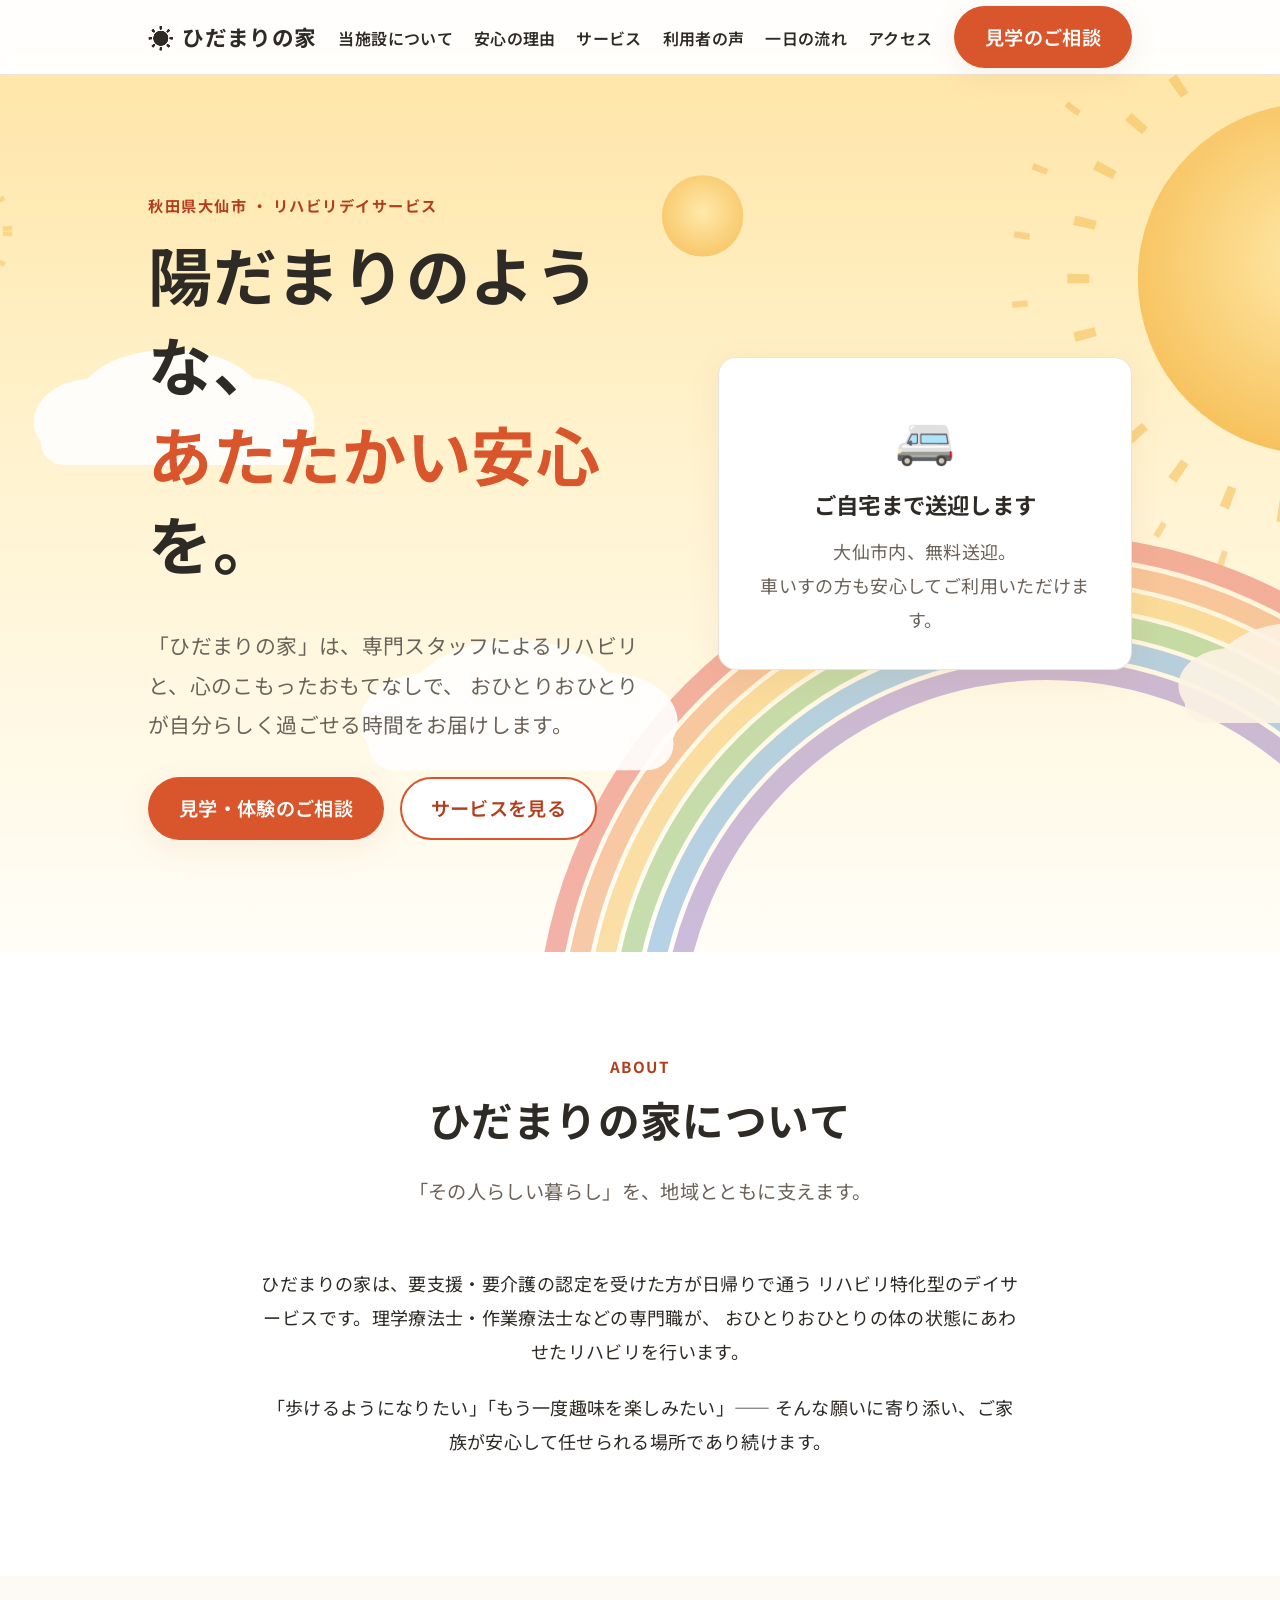
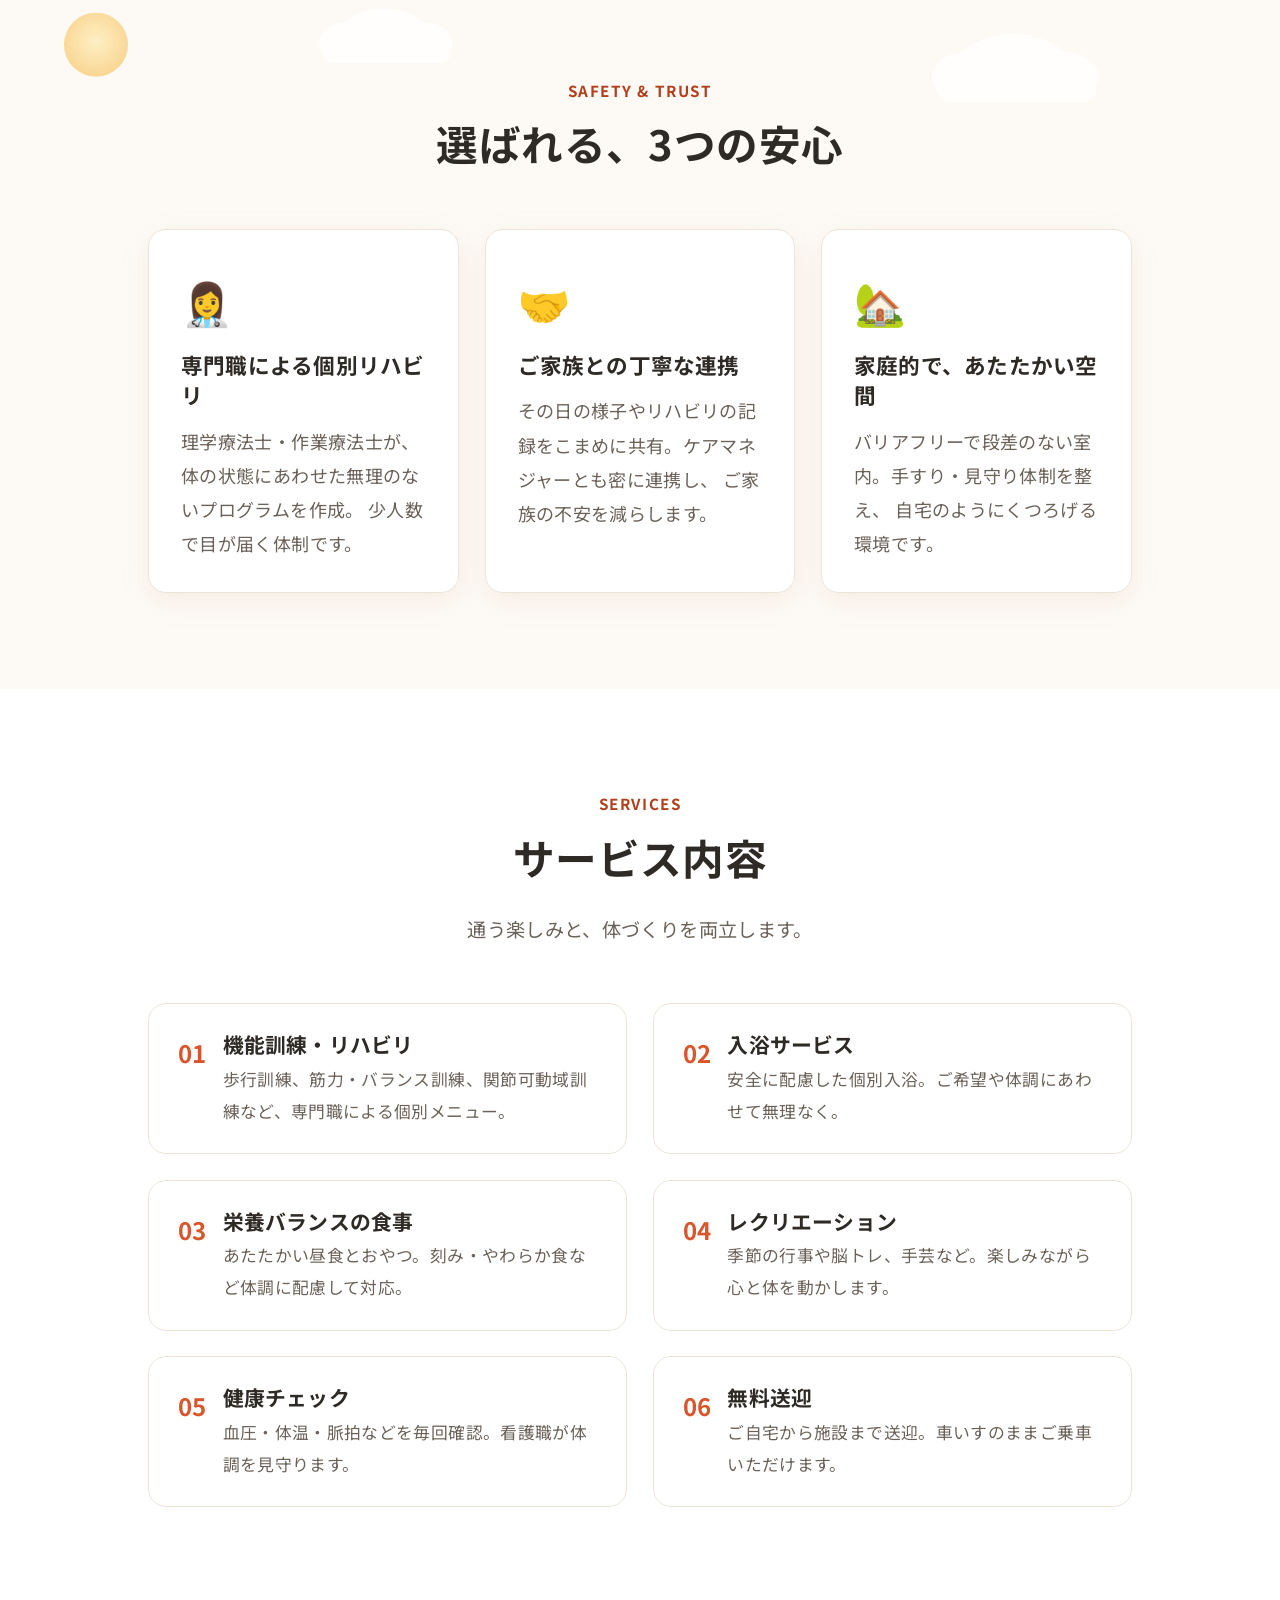
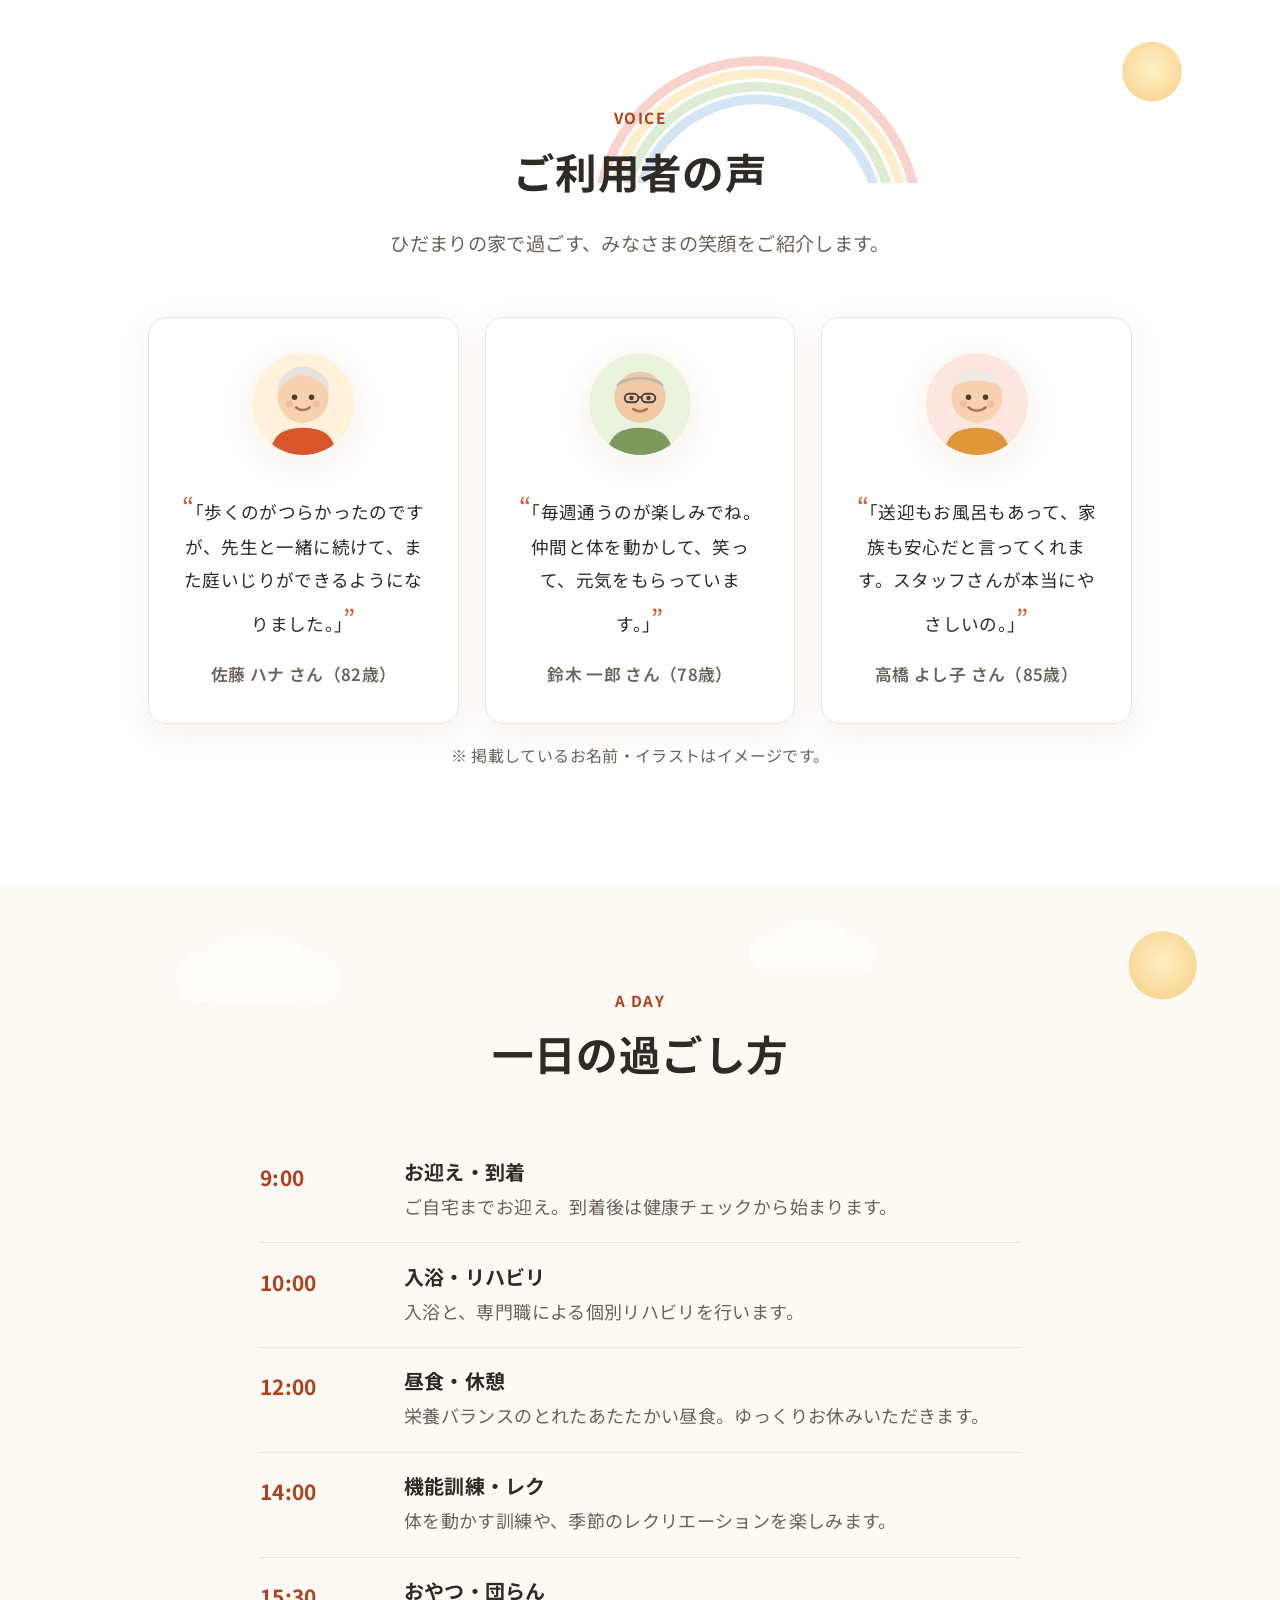
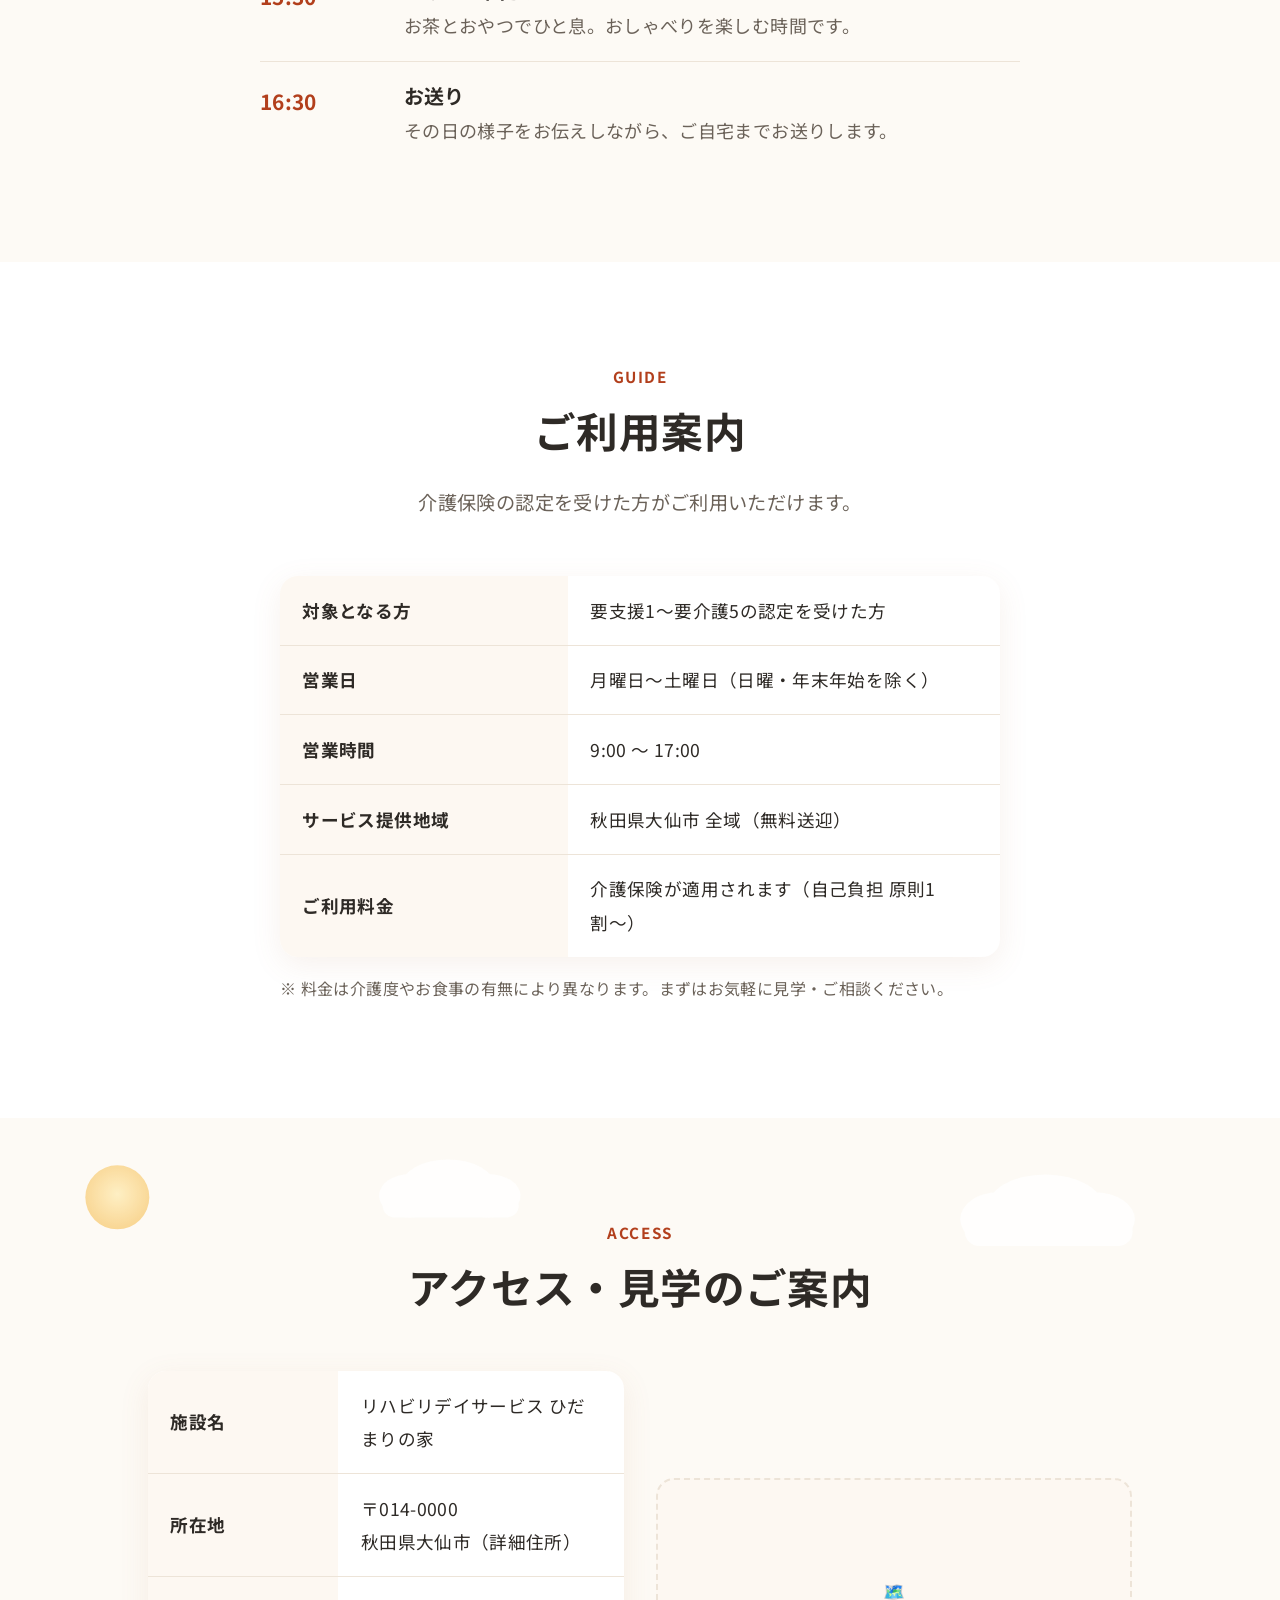
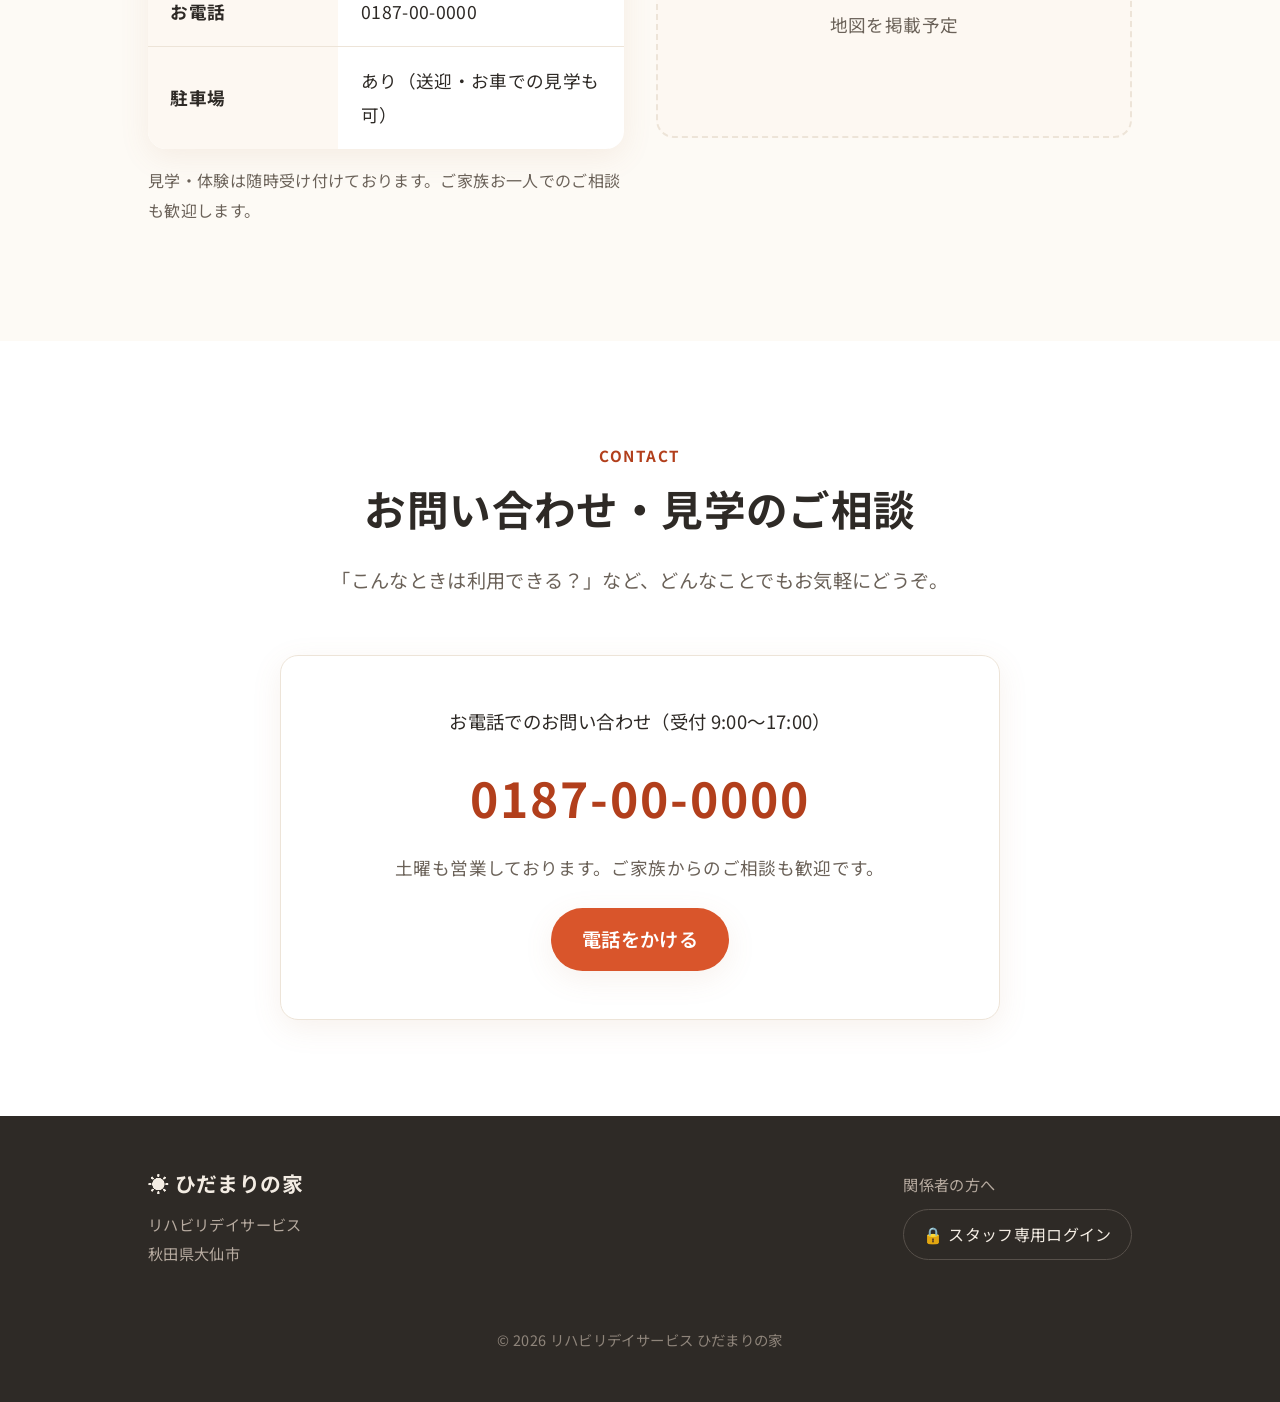
<file: index.html>
<!DOCTYPE html>
<html lang="ja">
<head>
  <meta charset="UTF-8">
  <meta name="viewport" content="width=device-width, initial-scale=1.0">
  <title>リハビリデイサービス ひだまりの家｜秋田県大仙市</title>
  <meta name="description" content="秋田県大仙市のリハビリデイサービス『ひだまりの家』。高齢の方が安心して過ごせ、ご家族にも信頼いただける、あたたかいデイサービスです。">
  <meta name="theme-color" content="#D9552B">
  <link rel="icon" href="favicon.svg" type="image/svg+xml">
  <!-- OGP (SNSシェア用) -->
  <meta property="og:type" content="website">
  <meta property="og:site_name" content="リハビリデイサービス ひだまりの家">
  <meta property="og:title" content="リハビリデイサービス ひだまりの家｜秋田県大仙市">
  <meta property="og:description" content="専門スタッフによるリハビリと、心のこもったおもてなし。秋田県大仙市の、あたたかいリハビリデイサービスです。">
  <meta property="og:locale" content="ja_JP">
  <meta name="twitter:card" content="summary_large_image">
  <link rel="preconnect" href="https://fonts.googleapis.com">
  <link rel="preconnect" href="https://fonts.gstatic.com" crossorigin>
  <link href="https://fonts.googleapis.com/css2?family=Noto+Sans+JP:wght@400;500;600;700&display=swap" rel="stylesheet">
  <link rel="stylesheet" href="styles.css">
</head>
<body>

  <!-- ============ ページ全体を流れる雲の背景 ============ -->
  <div class="sky-backdrop" aria-hidden="true">
    <span class="fcloud c1"></span>
    <span class="fcloud c2"></span>
    <span class="fcloud c3"></span>
    <span class="fcloud c4"></span>
    <span class="fcloud c5"></span>
    <span class="fcloud c6"></span>
  </div>

  <!-- ============ Header / Nav ============ -->
  <header class="site-header">
    <div class="container nav">
      <a href="#hero" class="brand"><span class="leaf" aria-hidden="true">☀️</span>ひだまりの家</a>
      <nav aria-label="メインメニュー">
        <ul class="nav-links">
          <li><a href="#about">当施設について</a></li>
          <li><a href="#features">安心の理由</a></li>
          <li><a href="#services">サービス</a></li>
          <li><a href="#voice">利用者の声</a></li>
          <li><a href="#flow">一日の流れ</a></li>
          <li><a href="#access">アクセス</a></li>
        </ul>
      </nav>
      <a href="#contact" class="btn btn-primary nav-cta">見学のご相談</a>
    </div>
  </header>

  <main>

    <!-- ============ Hero ============ -->
    <section class="hero" id="hero">
      <!-- 背景の空のイラスト（太陽・虹・雲） -->
      <svg class="sky-scene" viewBox="0 0 1200 560" preserveAspectRatio="xMidYMid slice" aria-hidden="true" focusable="false">
        <defs>
          <radialGradient id="sunGlow" cx="50%" cy="45%" r="60%">
            <stop offset="0%" stop-color="#FFE9A8"/>
            <stop offset="100%" stop-color="#F6BE56"/>
          </radialGradient>
          <g id="cloud">
            <ellipse cx="0" cy="0" rx="52" ry="30"/>
            <ellipse cx="-42" cy="10" rx="34" ry="24"/>
            <ellipse cx="44" cy="10" rx="36" ry="24"/>
            <rect x="-72" y="8" width="150" height="26" rx="13"/>
          </g>
        </defs>

        <!-- 虹 -->
        <g class="rainbow" opacity="0.5" fill="none" stroke-linecap="round" stroke-width="13">
          <path d="M540 620 A320 320 0 0 1 1180 620" stroke="#E86A5B"/>
          <path d="M556 620 A304 304 0 0 1 1164 620" stroke="#F0975A"/>
          <path d="M572 620 A288 288 0 0 1 1148 620" stroke="#F6C25A"/>
          <path d="M588 620 A272 272 0 0 1 1132 620" stroke="#8FBF6B"/>
          <path d="M604 620 A256 256 0 0 1 1116 620" stroke="#6FA8D6"/>
          <path d="M620 620 A240 240 0 0 1 1100 620" stroke="#9B7BC0"/>
        </g>

        <!-- 大きな太陽（主役・右上・回転） -->
        <g transform="translate(1030 130)">
          <g class="sun-rays">
            <circle r="150" fill="none" stroke="#F6C25A" stroke-width="14" stroke-dasharray="6 30" opacity="0.6"/>
            <circle r="188" fill="none" stroke="#F3B04A" stroke-width="10" stroke-dasharray="4 40" opacity="0.45"/>
          </g>
          <circle r="112" fill="url(#sunGlow)"/>
        </g>

        <!-- 小さな太陽たち -->
        <g transform="translate(150 100)">
          <g class="sun-rays">
            <circle r="46" fill="none" stroke="#F6C25A" stroke-width="6" stroke-dasharray="3 16" opacity="0.5"/>
          </g>
          <circle r="30" fill="url(#sunGlow)"/>
        </g>
        <circle cx="640" cy="90" r="26" fill="url(#sunGlow)" opacity="0.85"/>

        <!-- 雲 -->
        <use href="#cloud" transform="translate(300 210) scale(1.15)" fill="#FFFFFF" opacity="0.9"/>
        <use href="#cloud" transform="translate(760 260) scale(0.9)" fill="#FFFFFF" opacity="0.85"/>
        <use href="#cloud" transform="translate(520 400) scale(1.3)" fill="#FFFFFF" opacity="0.9"/>
        <use href="#cloud" transform="translate(1020 380) scale(1.0)" fill="#FDF3E4" opacity="0.9"/>
        <use href="#cloud" transform="translate(120 340) scale(0.85)" fill="#FFFFFF" opacity="0.8"/>
      </svg>
      <div class="container hero-grid">
        <div>
          <span class="eyebrow">秋田県大仙市 ・ リハビリデイサービス</span>
          <h1>陽だまりのような、<br><span class="hl">あたたかい安心</span>を。</h1>
          <p class="sub">「ひだまりの家」は、専門スタッフによるリハビリと、心のこもったおもてなしで、
          おひとりおひとりが自分らしく過ごせる時間をお届けします。</p>
          <div class="hero-cta">
            <a href="#contact" class="btn btn-primary">見学・体験のご相談</a>
            <a href="#services" class="btn btn-outline">サービスを見る</a>
          </div>
        </div>
        <aside class="hero-card" aria-label="送迎について">
          <span class="big" aria-hidden="true">🚐</span>
          <h3>ご自宅まで送迎します</h3>
          <p>大仙市内、無料送迎。<br>車いすの方も安心してご利用いただけます。</p>
        </aside>
      </div>
    </section>

    <!-- ============ About ============ -->
    <section class="section" id="about">
      <div class="container">
        <div class="section-head">
          <span class="eyebrow">ABOUT</span>
          <h2>ひだまりの家について</h2>
          <p class="lead">「その人らしい暮らし」を、地域とともに支えます。</p>
        </div>
        <div style="max-width:760px;margin-inline:auto;text-align:center;">
          <p>ひだまりの家は、要支援・要介護の認定を受けた方が日帰りで通う
          リハビリ特化型のデイサービスです。理学療法士・作業療法士などの専門職が、
          おひとりおひとりの体の状態にあわせたリハビリを行います。</p>
          <p>「歩けるようになりたい」「もう一度趣味を楽しみたい」——
          そんな願いに寄り添い、ご家族が安心して任せられる場所であり続けます。</p>
        </div>
      </div>
    </section>

    <!-- ============ Features ============ -->
    <section class="section section-soft" id="features">
      <svg class="sky-deco" viewBox="0 0 1200 180" preserveAspectRatio="xMidYMid slice" aria-hidden="true">
        <circle cx="90" cy="70" r="30" fill="url(#sunGlow)" opacity=".8"/>
        <use href="#cloud" transform="translate(360 60) scale(.8)" fill="#fff"/>
        <use href="#cloud" transform="translate(950 90) scale(1.0)" fill="#fff"/>
      </svg>
      <div class="container">
        <div class="section-head">
          <span class="eyebrow">SAFETY & TRUST</span>
          <h2>選ばれる、3つの安心</h2>
        </div>
        <div class="grid-3">
          <article class="card">
            <span class="icon" aria-hidden="true">👩‍⚕️</span>
            <h3>専門職による個別リハビリ</h3>
            <p>理学療法士・作業療法士が、体の状態にあわせた無理のないプログラムを作成。
            少人数で目が届く体制です。</p>
          </article>
          <article class="card">
            <span class="icon" aria-hidden="true">🤝</span>
            <h3>ご家族との丁寧な連携</h3>
            <p>その日の様子やリハビリの記録をこまめに共有。ケアマネジャーとも密に連携し、
            ご家族の不安を減らします。</p>
          </article>
          <article class="card">
            <span class="icon" aria-hidden="true">🏡</span>
            <h3>家庭的で、あたたかい空間</h3>
            <p>バリアフリーで段差のない室内。手すり・見守り体制を整え、
            自宅のようにくつろげる環境です。</p>
          </article>
        </div>
      </div>
    </section>

    <!-- ============ Services ============ -->
    <section class="section" id="services">
      <div class="container">
        <div class="section-head">
          <span class="eyebrow">SERVICES</span>
          <h2>サービス内容</h2>
          <p class="lead">通う楽しみと、体づくりを両立します。</p>
        </div>
        <div class="grid-2">
          <div class="service"><span class="num">01</span><div><h3>機能訓練・リハビリ</h3><p>歩行訓練、筋力・バランス訓練、関節可動域訓練など、専門職による個別メニュー。</p></div></div>
          <div class="service"><span class="num">02</span><div><h3>入浴サービス</h3><p>安全に配慮した個別入浴。ご希望や体調にあわせて無理なく。</p></div></div>
          <div class="service"><span class="num">03</span><div><h3>栄養バランスの食事</h3><p>あたたかい昼食とおやつ。刻み・やわらか食など体調に配慮して対応。</p></div></div>
          <div class="service"><span class="num">04</span><div><h3>レクリエーション</h3><p>季節の行事や脳トレ、手芸など。楽しみながら心と体を動かします。</p></div></div>
          <div class="service"><span class="num">05</span><div><h3>健康チェック</h3><p>血圧・体温・脈拍などを毎回確認。看護職が体調を見守ります。</p></div></div>
          <div class="service"><span class="num">06</span><div><h3>無料送迎</h3><p>ご自宅から施設まで送迎。車いすのままご乗車いただけます。</p></div></div>
        </div>
      </div>
    </section>

    <!-- ============ Voice / 利用者の声（架空） ============ -->
    <section class="section" id="voice">
      <svg class="sky-deco" viewBox="0 0 1200 180" preserveAspectRatio="xMidYMid slice" aria-hidden="true">
        <use href="#cloud" transform="translate(180 70) scale(.9)" fill="#fff"/>
        <g class="rainbow" opacity=".38" fill="none" stroke-linecap="round" stroke-width="9">
          <path d="M560 210 A150 150 0 0 1 860 210" stroke="#E86A5B"/>
          <path d="M572 210 A138 138 0 0 1 848 210" stroke="#F6C25A"/>
          <path d="M584 210 A126 126 0 0 1 836 210" stroke="#8FBF6B"/>
          <path d="M596 210 A114 114 0 0 1 824 210" stroke="#6FA8D6"/>
        </g>
        <circle cx="1080" cy="70" r="28" fill="url(#sunGlow)" opacity=".8"/>
      </svg>
      <div class="container">
        <div class="section-head">
          <span class="eyebrow">VOICE</span>
          <h2>ご利用者の声</h2>
          <p class="lead">ひだまりの家で過ごす、みなさまの笑顔をご紹介します。</p>
        </div>
        <div class="grid-3">
          <!-- 利用者イラスト①：佐藤ハナさん -->
          <figure class="voice-card">
            <svg class="portrait" viewBox="0 0 120 120" role="img" aria-label="佐藤ハナさんのイラスト">
              <circle cx="60" cy="60" r="60" fill="#FFF1DA"/>
              <circle cx="60" cy="52" r="30" fill="#F6D2B0"/>
              <path d="M30 44 Q60 8 90 44 Q92 30 78 22 Q60 10 42 22 Q30 30 30 44Z" fill="#E7E2DC"/>
              <circle cx="50" cy="52" r="3.2" fill="#4A3F36"/>
              <circle cx="70" cy="52" r="3.2" fill="#4A3F36"/>
              <path d="M52 64 Q60 70 68 64" stroke="#B5714E" stroke-width="3" fill="none" stroke-linecap="round"/>
              <circle cx="44" cy="60" r="4.5" fill="#F4B0A0" opacity=".6"/>
              <circle cx="76" cy="60" r="4.5" fill="#F4B0A0" opacity=".6"/>
              <path d="M22 120 Q22 88 60 88 Q98 88 98 120Z" fill="#D9552B"/>
            </svg>
            <figcaption>
              <blockquote>「歩くのがつらかったのですが、先生と一緒に続けて、また庭いじりができるようになりました。」</blockquote>
              <p class="voice-name">佐藤 ハナ さん（82歳）</p>
            </figcaption>
          </figure>

          <!-- 利用者イラスト②：鈴木一郎さん -->
          <figure class="voice-card">
            <svg class="portrait" viewBox="0 0 120 120" role="img" aria-label="鈴木一郎さんのイラスト">
              <circle cx="60" cy="60" r="60" fill="#EAF3DE"/>
              <circle cx="60" cy="52" r="30" fill="#F1C9A5"/>
              <path d="M32 40 Q60 22 88 40 Q88 30 60 28 Q32 30 32 40Z" fill="#BFB8AF"/>
              <rect x="42" y="48" width="16" height="10" rx="5" fill="none" stroke="#4A3F36" stroke-width="2.2"/>
              <rect x="62" y="48" width="16" height="10" rx="5" fill="none" stroke="#4A3F36" stroke-width="2.2"/>
              <line x1="58" y1="52" x2="62" y2="52" stroke="#4A3F36" stroke-width="2.2"/>
              <circle cx="50" cy="53" r="2.6" fill="#4A3F36"/>
              <circle cx="70" cy="53" r="2.6" fill="#4A3F36"/>
              <path d="M52 66 Q60 71 68 66" stroke="#B5714E" stroke-width="3" fill="none" stroke-linecap="round"/>
              <path d="M22 120 Q22 88 60 88 Q98 88 98 120Z" fill="#7C9A5B"/>
            </svg>
            <figcaption>
              <blockquote>「毎週通うのが楽しみでね。仲間と体を動かして、笑って、元気をもらっています。」</blockquote>
              <p class="voice-name">鈴木 一郎 さん（78歳）</p>
            </figcaption>
          </figure>

          <!-- 利用者イラスト③：高橋よし子さん -->
          <figure class="voice-card">
            <svg class="portrait" viewBox="0 0 120 120" role="img" aria-label="高橋よし子さんのイラスト">
              <circle cx="60" cy="60" r="60" fill="#FDE6E0"/>
              <circle cx="60" cy="52" r="30" fill="#F6D2B0"/>
              <path d="M30 46 Q34 20 60 20 Q86 20 90 46 Q90 34 60 32 Q30 34 30 46Z" fill="#EFEAE4"/>
              <circle cx="50" cy="52" r="3.2" fill="#4A3F36"/>
              <circle cx="70" cy="52" r="3.2" fill="#4A3F36"/>
              <path d="M50 64 Q60 72 70 64" stroke="#B5714E" stroke-width="3" fill="none" stroke-linecap="round"/>
              <circle cx="44" cy="60" r="4.5" fill="#F4B0A0" opacity=".6"/>
              <circle cx="76" cy="60" r="4.5" fill="#F4B0A0" opacity=".6"/>
              <path d="M22 120 Q22 88 60 88 Q98 88 98 120Z" fill="#E0973A"/>
            </svg>
            <figcaption>
              <blockquote>「送迎もお風呂もあって、家族も安心だと言ってくれます。スタッフさんが本当にやさしいの。」</blockquote>
              <p class="voice-name">高橋 よし子 さん（85歳）</p>
            </figcaption>
          </figure>
        </div>
        <p class="note" style="text-align:center;">※ 掲載しているお名前・イラストはイメージです。</p>
      </div>
    </section>

    <!-- ============ Flow ============ -->
    <section class="section section-soft" id="flow">
      <svg class="sky-deco" viewBox="0 0 1200 180" preserveAspectRatio="xMidYMid slice" aria-hidden="true">
        <use href="#cloud" transform="translate(240 80) scale(1.0)" fill="#fff"/>
        <use href="#cloud" transform="translate(760 60) scale(.75)" fill="#fff"/>
        <circle cx="1090" cy="80" r="32" fill="url(#sunGlow)" opacity=".8"/>
      </svg>
      <div class="container">
        <div class="section-head">
          <span class="eyebrow">A DAY</span>
          <h2>一日の過ごし方</h2>
        </div>
        <div class="flow">
          <div class="flow-item"><div class="flow-time">9:00</div><div class="flow-body"><h3>お迎え・到着</h3><p>ご自宅までお迎え。到着後は健康チェックから始まります。</p></div></div>
          <div class="flow-item"><div class="flow-time">10:00</div><div class="flow-body"><h3>入浴・リハビリ</h3><p>入浴と、専門職による個別リハビリを行います。</p></div></div>
          <div class="flow-item"><div class="flow-time">12:00</div><div class="flow-body"><h3>昼食・休憩</h3><p>栄養バランスのとれたあたたかい昼食。ゆっくりお休みいただきます。</p></div></div>
          <div class="flow-item"><div class="flow-time">14:00</div><div class="flow-body"><h3>機能訓練・レク</h3><p>体を動かす訓練や、季節のレクリエーションを楽しみます。</p></div></div>
          <div class="flow-item"><div class="flow-time">15:30</div><div class="flow-body"><h3>おやつ・団らん</h3><p>お茶とおやつでひと息。おしゃべりを楽しむ時間です。</p></div></div>
          <div class="flow-item"><div class="flow-time">16:30</div><div class="flow-body"><h3>お送り</h3><p>その日の様子をお伝えしながら、ご自宅までお送りします。</p></div></div>
        </div>
      </div>
    </section>

    <!-- ============ Price / Info ============ -->
    <section class="section" id="price">
      <div class="container">
        <div class="section-head">
          <span class="eyebrow">GUIDE</span>
          <h2>ご利用案内</h2>
          <p class="lead">介護保険の認定を受けた方がご利用いただけます。</p>
        </div>
        <div style="max-width:720px;margin-inline:auto;">
          <table class="info-table">
            <tbody>
              <tr><th>対象となる方</th><td>要支援1〜要介護5の認定を受けた方</td></tr>
              <tr><th>営業日</th><td>月曜日〜土曜日（日曜・年末年始を除く）</td></tr>
              <tr><th>営業時間</th><td>9:00 〜 17:00</td></tr>
              <tr><th>サービス提供地域</th><td>秋田県大仙市 全域（無料送迎）</td></tr>
              <tr><th>ご利用料金</th><td>介護保険が適用されます（自己負担 原則1割〜）</td></tr>
            </tbody>
          </table>
          <p class="note">※ 料金は介護度やお食事の有無により異なります。まずはお気軽に見学・ご相談ください。</p>
        </div>
      </div>
    </section>

    <!-- ============ Access ============ -->
    <section class="section section-soft" id="access">
      <svg class="sky-deco" viewBox="0 0 1200 180" preserveAspectRatio="xMidYMid slice" aria-hidden="true">
        <circle cx="110" cy="80" r="30" fill="url(#sunGlow)" opacity=".8"/>
        <use href="#cloud" transform="translate(420 70) scale(.85)" fill="#fff"/>
        <use href="#cloud" transform="translate(980 90) scale(1.05)" fill="#fff"/>
      </svg>
      <div class="container">
        <div class="section-head">
          <span class="eyebrow">ACCESS</span>
          <h2>アクセス・見学のご案内</h2>
        </div>
        <div class="access-grid">
          <div>
            <table class="info-table">
              <tbody>
                <tr><th>施設名</th><td>リハビリデイサービス ひだまりの家</td></tr>
                <tr><th>所在地</th><td>〒014-0000<br>秋田県大仙市（詳細住所）</td></tr>
                <tr><th>お電話</th><td>0187-00-0000</td></tr>
                <tr><th>駐車場</th><td>あり（送迎・お車での見学も可）</td></tr>
              </tbody>
            </table>
            <p class="note">見学・体験は随時受け付けております。ご家族お一人でのご相談も歓迎します。</p>
          </div>
          <div class="map-placeholder" role="img" aria-label="地図（掲載予定）">
            🗺️<br>地図を掲載予定
          </div>
        </div>
      </div>
    </section>

    <!-- ============ Contact ============ -->
    <section class="section" id="contact">
      <div class="container">
        <div class="section-head">
          <span class="eyebrow">CONTACT</span>
          <h2>お問い合わせ・見学のご相談</h2>
          <p class="lead">「こんなときは利用できる？」など、どんなことでもお気軽にどうぞ。</p>
        </div>
        <div class="contact-box" style="max-width:720px;margin-inline:auto;">
          <p style="margin-bottom:.3rem;font-size:1.15rem;">お電話でのお問い合わせ（受付 9:00〜17:00）</p>
          <a href="tel:0187000000" class="tel">0187-00-0000</a>
          <p class="hours">土曜も営業しております。ご家族からのご相談も歓迎です。</p>
          <div style="margin-top:1.5rem;">
            <a href="tel:0187000000" class="btn btn-primary">電話をかける</a>
          </div>
        </div>
      </div>
    </section>

  </main>

  <!-- ============ Footer（将来の業務ツール導線を予約） ============ -->
  <footer class="site-footer">
    <div class="container footer-grid">
      <div>
        <div class="footer-brand">☀️ ひだまりの家</div>
        <p class="footer-note">リハビリデイサービス<br>秋田県大仙市</p>
      </div>
      <div>
        <p class="footer-note" style="margin-bottom:.6rem;">関係者の方へ</p>
        <!-- 将来: /staff/ の利用者管理・リハビリ記録ツールへ接続 -->
        <a href="staff/" class="staff-link" aria-label="スタッフ専用ページ（ケアコンパス業務支援システム）">
          🔒 スタッフ専用ログイン
        </a>
      </div>
    </div>
    <p class="footer-copy">© 2026 リハビリデイサービス ひだまりの家</p>
  </footer>

</body>
</html>
</file>
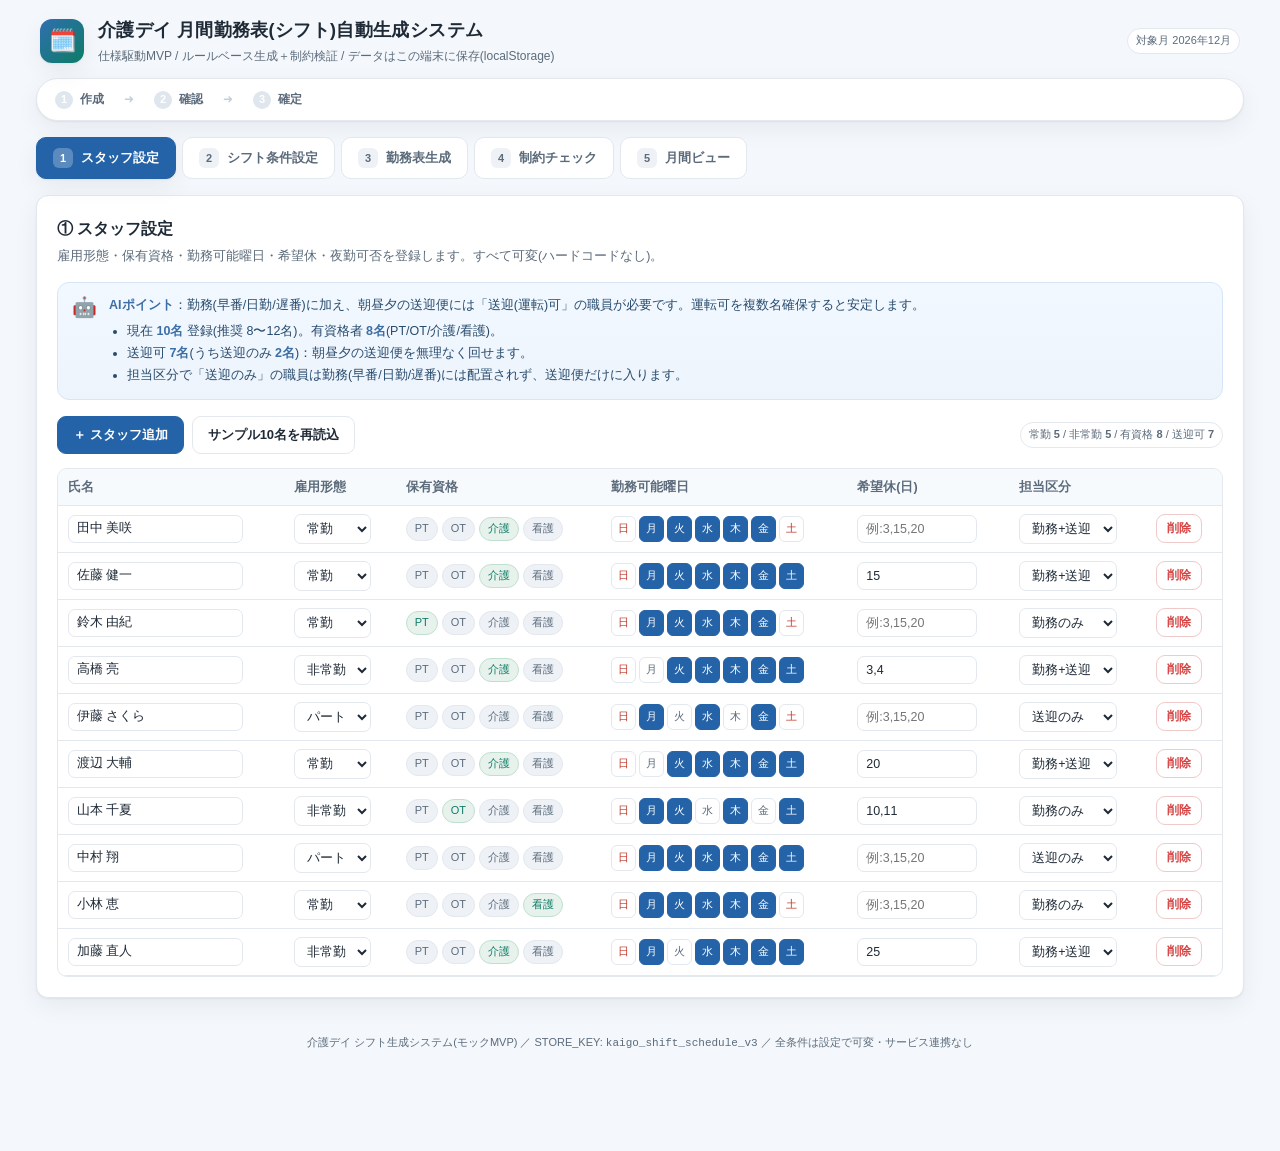
<file: shift-scheduler/index.html>
<!doctype html>
<html lang="ja">
<head>
<meta charset="utf-8">
<meta name="viewport" content="width=device-width, initial-scale=1">
<title>介護デイ 月間勤務表(シフト)自動生成システム</title>
<style>
:root{
  --bg:#ffffff; --panel:#ffffff; --ink:#1f2a37; --sub:#5b6b7b; --line:#e3e8ee;
  --brand:#2563a8; --brand-weak:#eaf2fb; --accent:#0e7c66;
  --ok:#1f9d55; --ok-bg:#e7f6ee; --warn:#d98a00; --warn-bg:#fdf3e0; --bad:#d64545; --bad-bg:#fceaea;
  --shadow:0 1px 2px rgba(20,40,70,.06),0 8px 24px rgba(20,40,70,.06);
  --radius:12px; --robot:#3b6ea5;
}
*{box-sizing:border-box}
html,body{margin:0;background:#f4f7fb;color:var(--ink);font-family:"Segoe UI","Hiragino Kaku Gothic ProN","Yu Gothic UI",Meiryo,sans-serif;font-size:14px;line-height:1.6}
a{color:var(--brand)}
.app{max-width:1240px;margin:0 auto;padding:0 16px 80px}
header.top{display:flex;align-items:center;gap:14px;padding:16px 4px 12px}
.logo{width:44px;height:44px;border-radius:12px;background:linear-gradient(135deg,#2f6fb0,#0e7c66);color:#fff;display:grid;place-items:center;font-size:22px;box-shadow:var(--shadow)}
.title h1{margin:0;font-size:18px;letter-spacing:.02em}
.title p{margin:2px 0 0;color:var(--sub);font-size:12px}
.spacer{flex:1}
.badge{font-size:11px;color:var(--sub);border:1px solid var(--line);padding:3px 8px;border-radius:999px;background:#fff}

/* approval bar */
.approval{display:flex;align-items:center;gap:8px;background:#fff;border:1px solid var(--line);border-radius:999px;padding:6px;box-shadow:var(--shadow)}
.stage{display:flex;align-items:center;gap:7px;padding:5px 12px;border-radius:999px;color:var(--sub);font-size:12px;font-weight:600;white-space:nowrap}
.stage .dot{width:18px;height:18px;border-radius:50%;background:#dfe6ee;color:#fff;display:grid;place-items:center;font-size:11px}
.stage.active{background:var(--brand-weak);color:var(--brand)}
.stage.active .dot{background:var(--brand)}
.stage.done .dot{background:var(--ok)}
.stage.done{color:var(--ok)}
.stage-arrow{color:#c3cede;font-size:12px}

/* tabs */
nav.tabs{display:flex;gap:6px;margin:16px 0;flex-wrap:wrap}
nav.tabs button{border:1px solid var(--line);background:#fff;color:var(--sub);padding:10px 16px;border-radius:10px;cursor:pointer;font-size:13px;font-weight:600;display:flex;align-items:center;gap:8px;transition:.15s}
nav.tabs button .n{width:20px;height:20px;border-radius:6px;background:#eef2f7;color:var(--sub);display:grid;place-items:center;font-size:11px}
nav.tabs button:hover{border-color:#c8d6e8}
nav.tabs button.active{background:var(--brand);color:#fff;border-color:var(--brand);box-shadow:var(--shadow)}
nav.tabs button.active .n{background:rgba(255,255,255,.25);color:#fff}

.panel{background:var(--panel);border:1px solid var(--line);border-radius:var(--radius);box-shadow:var(--shadow);padding:20px;margin-bottom:16px}
.panel h2{margin:0 0 4px;font-size:16px}
.panel .lead{color:var(--sub);font-size:12.5px;margin:0 0 16px}
.section-head{display:flex;align-items:center;gap:10px;margin:0 0 12px}
.section-head h3{margin:0;font-size:14px}

/* robot hint */
.robot{display:flex;gap:12px;background:linear-gradient(180deg,#f2f8ff,#eef4fc);border:1px solid #d6e6f7;border-radius:12px;padding:12px 14px;margin-bottom:16px}
.robot .ico{font-size:20px;line-height:1.2}
.robot .body{font-size:12.5px;color:#274b6d}
.robot .body b{color:var(--robot)}
.robot ul{margin:6px 0 0;padding-left:18px}
.robot li{margin:2px 0}

/* buttons */
.btn{border:1px solid var(--line);background:#fff;color:var(--ink);padding:9px 15px;border-radius:9px;cursor:pointer;font-size:13px;font-weight:600;display:inline-flex;align-items:center;gap:7px}
.btn:hover{border-color:#b9cbe0}
.btn.primary{background:var(--brand);color:#fff;border-color:var(--brand)}
.btn.primary:hover{background:#1f5590}
.btn.accent{background:var(--accent);color:#fff;border-color:var(--accent)}
.btn.ghost{background:#fff}
.btn.danger{color:var(--bad);border-color:#f0c9c9}
.btn.sm{padding:5px 10px;font-size:12px}
.btn:disabled{opacity:.45;cursor:not-allowed}
.toolbar{display:flex;gap:8px;flex-wrap:wrap;align-items:center;margin-bottom:14px}

/* tables */
.tbl-wrap{overflow-x:auto;border:1px solid var(--line);border-radius:10px}
table{border-collapse:collapse;width:100%;font-size:12.5px}
th,td{border-bottom:1px solid var(--line);padding:8px 10px;text-align:left;white-space:nowrap}
th{background:#f7fafd;color:var(--sub);font-weight:700;position:sticky;top:0}
tbody tr:hover{background:#fafcff}
input,select{font-family:inherit;font-size:12.5px;border:1px solid var(--line);border-radius:7px;padding:6px 8px;background:#fff;color:var(--ink)}
input:focus,select:focus{outline:2px solid var(--brand-weak);border-color:var(--brand)}
input[type=checkbox]{width:16px;height:16px;accent-color:var(--brand)}
.chips{display:flex;gap:4px;flex-wrap:wrap}
.chip{font-size:11px;background:#eef2f7;border:1px solid var(--line);border-radius:999px;padding:2px 8px;color:var(--sub)}
.chip.q{background:#e7f2ec;color:#0e7c66;border-color:#bfe0d1}
.day-toggle{display:inline-flex;gap:3px}
.day-toggle label{font-size:11px;border:1px solid var(--line);border-radius:6px;padding:3px 6px;cursor:pointer;color:var(--sub);user-select:none}
.day-toggle input{display:none}
.day-toggle input:checked+span{color:#fff}
.day-toggle label:has(input:checked){background:var(--brand);border-color:var(--brand);color:#fff}

.grid2{display:grid;grid-template-columns:1fr 1fr;gap:16px}
.grid3{display:grid;grid-template-columns:repeat(3,1fr);gap:16px}
@media(max-width:900px){.grid2,.grid3{grid-template-columns:1fr}}
.field{margin-bottom:12px}
.field label{display:block;font-size:12px;color:var(--sub);font-weight:600;margin-bottom:4px}
.field input,.field select{width:100%}
.hint{font-size:11px;color:var(--sub);margin-top:3px}

/* KPI + fill rate */
.kpis{display:grid;grid-template-columns:repeat(4,1fr);gap:12px;margin-bottom:16px}
@media(max-width:900px){.kpis{grid-template-columns:repeat(2,1fr)}}
.kpi{background:#fff;border:1px solid var(--line);border-radius:12px;padding:14px}
.kpi .lbl{font-size:11px;color:var(--sub);font-weight:600}
.kpi .val{font-size:24px;font-weight:800;margin-top:4px}
.kpi .val small{font-size:12px;font-weight:600;color:var(--sub)}
.tone-ok{color:var(--ok)} .tone-warn{color:var(--warn)} .tone-bad{color:var(--bad)}
.bar{height:8px;border-radius:999px;background:#eef2f7;overflow:hidden;margin-top:8px}
.bar > i{display:block;height:100%;border-radius:999px}

/* calendar / month view */
.cell-ok{background:var(--ok-bg)} .cell-warn{background:var(--warn-bg)} .cell-bad{background:var(--bad-bg)}
.pill{display:inline-block;font-size:10.5px;font-weight:700;padding:1px 7px;border-radius:999px}
.pill.ok{background:var(--ok-bg);color:var(--ok)} .pill.warn{background:var(--warn-bg);color:var(--warn)} .pill.bad{background:var(--bad-bg);color:var(--bad)}
.legend{display:flex;gap:14px;flex-wrap:wrap;font-size:12px;color:var(--sub);margin:4px 0 14px}
.legend span{display:inline-flex;align-items:center;gap:6px}
.sw{width:12px;height:12px;border-radius:4px;display:inline-block}

.shift-tag{display:inline-block;font-size:11px;font-weight:700;padding:2px 7px;border-radius:6px;color:#fff}
.mv-staff th, .mv-staff td{text-align:center}
.mv-staff td.name{text-align:left;font-weight:600;position:sticky;left:0;background:#fff}
.mv-staff th.name{text-align:left;position:sticky;left:0;z-index:2}
.wknd{color:#c0392b}

/* violations */
.viol{display:flex;gap:10px;padding:11px 12px;border:1px solid var(--line);border-left-width:4px;border-radius:8px;margin-bottom:8px;background:#fff}
.viol.err{border-left-color:var(--bad)} .viol.err .vi{color:var(--bad)}
.viol.warn{border-left-color:var(--warn)} .viol.warn .vi{color:var(--warn)}
.viol .vi{font-size:16px}
.viol .vt{font-weight:700;font-size:12.5px}
.viol .vs{font-size:12px;color:var(--sub)}
.empty{text-align:center;color:var(--sub);padding:26px;font-size:13px}
.ok-banner{display:flex;align-items:center;gap:10px;background:var(--ok-bg);border:1px solid #bfe4cd;color:#14663a;border-radius:10px;padding:12px 14px;font-weight:700;font-size:13px}

/* modal */
.modal-mask{position:fixed;inset:0;background:rgba:(20,30,45,.42);background:rgba(20,30,45,.42);display:none;align-items:center;justify-content:center;z-index:50;padding:16px}
.modal-mask.show{display:flex}
.modal{background:#fff;border-radius:14px;max-width:440px;width:100%;box-shadow:0 20px 60px rgba(20,40,70,.3);overflow:hidden;animation:pop .16s ease}
@keyframes pop{from{transform:translateY(8px) scale(.98);opacity:0}to{transform:none;opacity:1}}
.modal .mh{padding:18px 20px 6px;font-size:16px;font-weight:800;display:flex;align-items:center;gap:9px}
.modal .mb{padding:2px 20px 8px;color:var(--sub);font-size:13px}
.modal .mf{padding:14px 20px 18px;display:flex;justify-content:flex-end;gap:8px}

/* toast */
.toast{position:fixed;left:50%;bottom:26px;transform:translateX(-50%) translateY(20px);background:#1f2a37;color:#fff;padding:11px 18px;border-radius:10px;font-size:13px;font-weight:600;box-shadow:0 10px 30px rgba(0,0,0,.25);opacity:0;transition:.25s;z-index:60;pointer-events:none}
.toast.show{opacity:1;transform:translateX(-50%) translateY(0)}
.locknote{font-size:11px;color:var(--warn);font-weight:600}
footer{color:var(--sub);font-size:11px;text-align:center;padding:20px}
.hidden{display:none!important}
.rowflex{display:flex;gap:8px;align-items:center;flex-wrap:wrap}
.num{width:64px}
</style>
</head>
<body>
<div class="app">
  <header class="top">
    <div class="logo">🗓️</div>
    <div class="title">
      <h1>介護デイ 月間勤務表(シフト)自動生成システム</h1>
      <p>仕様駆動MVP / ルールベース生成＋制約検証 / データはこの端末に保存(localStorage)</p>
    </div>
    <div class="spacer"></div>
    <div class="badge" id="periodBadge">対象月 —</div>
  </header>

  <!-- 承認段階ゲート(引継型:作成→確認→確定) -->
  <div class="approval" id="approvalBar"></div>

  <nav class="tabs" id="tabs">
    <button data-tab="staff" class="active"><span class="n">1</span>スタッフ設定</button>
    <button data-tab="rules"><span class="n">2</span>シフト条件設定</button>
    <button data-tab="generate"><span class="n">3</span>勤務表生成</button>
    <button data-tab="check"><span class="n">4</span>制約チェック</button>
    <button data-tab="month"><span class="n">5</span>月間ビュー</button>
  </nav>

  <!-- ============ 1. スタッフ設定 ============ -->
  <section id="tab-staff" class="tab-body">
    <div class="panel">
      <h2>① スタッフ設定</h2>
      <p class="lead">雇用形態・保有資格・勤務可能曜日・希望休・夜勤可否を登録します。すべて可変(ハードコードなし)。</p>
      <div class="robot">
        <div class="ico">🤖</div>
        <div class="body">
          <b>AIポイント</b>：勤務(早番/日勤/遅番)に加え、朝昼夕の送迎便には「送迎(運転)可」の職員が必要です。運転可を複数名確保すると安定します。
          <ul id="robotStaff"></ul>
        </div>
      </div>
      <div class="toolbar">
        <button class="btn primary" id="addStaff">＋ スタッフ追加</button>
        <button class="btn ghost" id="loadSample">サンプル10名を再読込</button>
        <span class="spacer"></span>
        <span class="badge">常勤 <b id="cntFull">0</b> / 非常勤 <b id="cntPart">0</b> / 有資格 <b id="cntQual">0</b> / 送迎可 <b id="cntDrive">0</b></span>
      </div>
      <div class="tbl-wrap">
        <table id="staffTable">
          <thead>
            <tr>
              <th>氏名</th><th>雇用形態</th><th>保有資格</th><th>勤務可能曜日</th><th>希望休(日)</th><th>担当区分</th><th></th>
            </tr>
          </thead>
          <tbody id="staffBody"></tbody>
        </table>
      </div>
    </div>
  </section>

  <!-- ============ 2. シフト条件設定 ============ -->
  <section id="tab-rules" class="tab-body hidden">
    <div class="panel">
      <h2>② シフト条件設定</h2>
      <p class="lead">対象月・シフト区分ごとの必要人数/有資格者最低数・全体ルールを設定します。</p>
      <div class="robot">
        <div class="ico">🤖</div>
        <div class="body">
          <b>AIポイント</b>：<span id="robotRules">必要延べ人数と登録スタッフの供給可能数を比較して、不足を事前に警告します。</span>
        </div>
      </div>

      <div class="grid3">
        <div class="field">
          <label>対象年</label>
          <input type="number" id="cfgYear" min="2024" max="2030">
        </div>
        <div class="field">
          <label>対象月</label>
          <select id="cfgMonth"></select>
        </div>
        <div class="field">
          <label>営業日</label>
          <select id="cfgBiz">
            <option value="all">毎日営業</option>
            <option value="mon-sat">月〜土(日曜休業)</option>
            <option value="weekday">平日のみ(土日休業)</option>
          </select>
        </div>
      </div>

      <div class="section-head"><h3>利用者数と配置基準（利用者に応じて必要人数を自動調整）</h3></div>
      <div class="grid3" style="margin-bottom:6px">
        <div class="field">
          <label>標準利用者数(1日あたり)</label>
          <input type="number" id="cfgUsers" min="0" max="200"> <span class="hint">名</span>
        </div>
        <div class="field">
          <label>配置基準(利用者◯名につき職員1名)</label>
          <input type="number" id="cfgRatio" min="1" max="30"> <span class="hint">名/職員1名</span>
        </div>
        <div class="field">
          <label>自動算出</label>
          <label class="rowflex" style="font-weight:400;cursor:pointer"><input type="checkbox" id="cfgAuto"> <span>利用者数から「日勤」の必要人数を自動計算</span></label>
          <span class="hint" id="ratioNote"></span>
        </div>
      </div>

      <div class="section-head"><h3>シフト区分(勤務／送迎・必要人数・有資格最低数)</h3></div>
      <div class="tbl-wrap" style="margin-bottom:18px">
        <table id="shiftTable">
          <thead><tr><th>区分</th><th>種別</th><th>時間帯</th><th>色</th><th>必要人数</th><th>有資格者 最低数</th><th>利用者連動</th></tr></thead>
          <tbody id="shiftBody"></tbody>
        </table>
      </div>

      <div class="section-head"><h3>全体ルール</h3></div>
      <div class="grid3">
        <div class="field">
          <label>連続勤務の上限(連勤)</label>
          <input type="number" id="rMaxCons" min="1" max="14"> <span class="hint">日まで連続可</span>
        </div>
        <div class="field">
          <label>週の休日数(最低)</label>
          <input type="number" id="rWeekOff" min="0" max="7"> <span class="hint">7日あたり</span>
        </div>
        <div class="field">
          <label>送迎の兼務</label>
          <label class="rowflex" style="font-weight:400;cursor:pointer"><input type="checkbox" id="rOverlap"> <span>勤務中の職員も送迎便に充てる</span></label>
          <span class="hint">送迎は短時間のため勤務と兼務するのが一般的です</span>
        </div>
      </div>

      <div class="section-head"><h3>NG組合せ(同一シフトに一緒に入れない)</h3></div>
      <div id="ngList"></div>
      <div class="rowflex" style="margin-top:8px">
        <select id="ngA"></select><span>×</span><select id="ngB"></select>
        <button class="btn sm" id="addNg">＋ NG追加</button>
      </div>
    </div>
  </section>

  <!-- ============ 3. 勤務表生成 ============ -->
  <section id="tab-generate" class="tab-body hidden">
    <div class="panel">
      <h2>③ 勤務表生成</h2>
      <p class="lead">ルールベースで各シフト枠を自動充足します。生成後に④で違反を検証してください。</p>
      <div class="robot">
        <div class="ico">🤖</div>
        <div class="body">
          <b>AIポイント</b>：<span id="robotGen">希望休・送迎(運転)可否・連勤上限・週休を守りつつ、有資格者を優先配置します。利用者数の多い日は「日勤」の必要人数が自動で増え、足りなければ「不足」として色分け表示します。</span>
        </div>
      </div>

      <!-- 利用者に応じた調整：日別の利用者数を編集 -->
      <div class="section-head" style="justify-content:space-between">
        <h3 style="margin:0">利用者数の日別調整（利用者に応じて必要人数が変わります）</h3>
        <button class="btn sm ghost" id="toggleUsers">開閉</button>
      </div>
      <div id="usersPanel">
        <div class="toolbar" style="margin-bottom:8px">
          <span class="hint">標準 <b id="usDefault">–</b>名／配置基準 利用者<b id="usRatio">–</b>名に職員1名。行事日などは個別に増減できます。</span>
          <span class="spacer"></span>
          <button class="btn sm ghost" id="usReset">標準に戻す</button>
        </div>
        <div class="tbl-wrap"><table id="usersTable"><tbody></tbody></table></div>
      </div>

      <div class="toolbar" style="margin-top:14px">
        <button class="btn primary" id="genBtn">⚙️ 勤務表を自動生成</button>
        <button class="btn ghost" id="clearGen" disabled>クリア</button>
        <span class="spacer"></span>
        <span class="locknote hidden" id="genLock">🔒 確定済みのため再生成は「確定解除」後に可能です</span>
      </div>

      <div id="genResult" class="hidden">
        <div class="kpis">
          <div class="kpi"><div class="lbl">全体 充足率</div><div class="val" id="kFill">–</div><div class="bar"><i id="kFillBar"></i></div></div>
          <div class="kpi"><div class="lbl">充足コマ</div><div class="val tone-ok" id="kOk">–</div></div>
          <div class="kpi"><div class="lbl">注意コマ</div><div class="val tone-warn" id="kWarn">–</div></div>
          <div class="kpi"><div class="lbl">不足コマ</div><div class="val tone-bad" id="kBad">–</div></div>
        </div>
        <div class="legend">
          <span><i class="sw" style="background:var(--ok)"></i>充足(必要人数・有資格ともに100%)</span>
          <span><i class="sw" style="background:var(--warn)"></i>注意(人数OKだが有資格や条件に懸念)</span>
          <span><i class="sw" style="background:var(--bad)"></i>不足(必要人数に到達せず)</span>
        </div>
        <div class="tbl-wrap">
          <table id="genTable"><thead id="genHead"></thead><tbody id="genBody"></tbody></table>
        </div>
      </div>
      <div id="genEmpty" class="empty">まだ生成していません。「⚙️ 勤務表を自動生成」を押してください。</div>
    </div>
  </section>

  <!-- ============ 4. 制約チェック ============ -->
  <section id="tab-check" class="tab-body hidden">
    <div class="panel">
      <h2>④ 制約チェック</h2>
      <p class="lead">配置人数割れ / 資格要件未達 / 連勤オーバー / 希望休無視 をコード側で検証し、警告一覧に出します。</p>
      <div class="robot">
        <div class="ico">🤖</div>
        <div class="body">
          <b>AIポイント</b>：<span id="robotCheck">エラー(赤)は確定前に必ず解消を。警告(黄)は運用判断で許容可能です。1クリックでCSV/印刷に出せます。</span>
        </div>
      </div>
      <div class="kpis" style="grid-template-columns:repeat(3,1fr)">
        <div class="kpi"><div class="lbl">エラー(要対応)</div><div class="val tone-bad" id="cErr">–</div></div>
        <div class="kpi"><div class="lbl">警告(要確認)</div><div class="val tone-warn" id="cWarn">–</div></div>
        <div class="kpi"><div class="lbl">検証コマ数</div><div class="val" id="cTotal">–</div></div>
      </div>
      <div class="toolbar">
        <button class="btn ghost" id="reCheck">🔁 再検証</button>
        <span class="spacer"></span>
        <span class="badge" id="checkStamp">未検証</span>
      </div>
      <div id="violList"></div>
    </div>
  </section>

  <!-- ============ 5. 月間ビュー ============ -->
  <section id="tab-month" class="tab-body hidden">
    <div class="panel">
      <h2>⑤ 月間ビュー</h2>
      <p class="lead">スタッフ別の月間勤務表。CSV出力・印刷に対応。確定後はこの表を配布できます。</p>
      <div class="robot">
        <div class="ico">🤖</div>
        <div class="body">
          <b>AIポイント</b>：<span id="robotMonth">1人あたりの勤務日数・送迎回数・連勤の偏りを自動集計。連勤上限を超えたスタッフは行末に⚠️表示します。●=有資格 / 🚐=送迎(運転)可。</span>
        </div>
      </div>
      <div class="toolbar">
        <button class="btn accent" id="csvStaff">⬇ スタッフ別CSV</button>
        <button class="btn accent" id="csvShift">⬇ シフト別CSV</button>
        <button class="btn ghost" id="printBtn">🖨 印刷</button>
        <span class="spacer"></span>
        <span class="badge" id="monthStamp">—</span>
      </div>
      <div class="legend" id="monthLegend"></div>
      <div class="tbl-wrap">
        <table class="mv-staff" id="monthTable"><thead id="monthHead"></thead><tbody id="monthBody"></tbody></table>
      </div>
    </div>
  </section>

  <footer>
    介護デイ シフト生成システム(モックMVP) ／ STORE_KEY: <code id="storeKeyLabel"></code> ／ 全条件は設定で可変・サービス連携なし
  </footer>
</div>

<!-- modal (confirm禁止・独自モーダル) -->
<div class="modal-mask" id="modalMask">
  <div class="modal">
    <div class="mh" id="modalTitle">確認</div>
    <div class="mb" id="modalBody"></div>
    <div class="mf" id="modalFoot"></div>
  </div>
</div>
<div class="toast" id="toast"></div>

<script>
/* =====================================================================
   STORE_KEY 昇格：バージョン付き恒久キー。旧キーがあれば自動移行(昇格)。
   ===================================================================== */
const STORE_KEY = 'kaigo_shift_schedule_v3';
const LEGACY_KEYS = ['kaigo_shift_v0','shift_scheduler','kaigo_shift'];

const DOW = ['日','月','火','水','木','金','土'];
/* 保有資格：PT/OT/介護/看護（機能訓練指導員は資格名ではなく配置役割のため資格リストから除外） */
const QUALS = ['PT','OT','介護','看護'];
const EMP = ['常勤','非常勤','パート'];
/* 担当区分：both=勤務+送迎 / work=勤務のみ(送迎不可) / transport=送迎のみ(勤務なし) */
const ROLES = [['both','勤務+送迎'],['work','勤務のみ'],['transport','送迎のみ']];

/* ---------- default (可変) settings ---------- */
/* kind: 'work'=勤務区分 / 'transport'=送迎区分。primary:true の区分は利用者数に応じて必要人数を自動算出 */
function defaultShiftTypes(){
  return [
    {id:'e', name:'早番', time:'7:30-16:30', color:'#f0a202', kind:'work', required:1, reqQual:1, primary:false},
    {id:'d', name:'日勤', time:'9:00-18:00', color:'#2f80c4', kind:'work', required:2, reqQual:1, primary:true},
    {id:'l', name:'遅番', time:'10:30-19:30',color:'#8e5cc4', kind:'work', required:1, reqQual:1, primary:false},
    {id:'tm',name:'朝送迎', time:'8:00-9:00', color:'#0e8a6a', kind:'transport', required:2, reqQual:0, primary:false},
    {id:'tn',name:'昼送迎', time:'12:00-13:00',color:'#5a9e4b', kind:'transport', required:1, reqQual:0, primary:false},
    {id:'te',name:'夕送迎', time:'16:00-17:00',color:'#c98a2b', kind:'transport', required:2, reqQual:0, primary:false},
  ];
}
function defaultRules(){
  return {maxCons:5, weekOff:2, transportOverlap:true, ngPairs:[]};
}
function sampleStaff(){
  // sample 10名(8-12の範囲)  [氏名, 雇用形態, 保有資格, 勤務可能曜日, 希望休, 担当区分]
  const s = [
    ['田中 美咲','常勤',['介護'],[1,2,3,4,5],[],'both'],       // 送迎できる常勤
    ['佐藤 健一','常勤',['介護'],[1,2,3,4,5,6],[15],'both'],
    ['鈴木 由紀','常勤',['PT'],[1,2,3,4,5],[],'work'],         // 機能訓練(PT)・送迎なし
    ['高橋 亮','非常勤',['介護'],[2,3,4,5,6],[3,4],'both'],
    ['伊藤 さくら','パート',[],[1,3,5],[],'transport'],         // 送迎のみ
    ['渡辺 大輔','常勤',['介護'],[2,3,4,5,6],[20],'both'],
    ['山本 千夏','非常勤',['OT'],[1,2,4,6],[10,11],'work'],     // 機能訓練(OT)・送迎なし
    ['中村 翔','パート',[],[1,2,3,4,5,6],[],'transport'],        // 送迎のみ(専従ドライバー)
    ['小林 恵','常勤',['看護'],[1,2,3,4,5],[],'work'],          // 看護・送迎なし
    ['加藤 直人','非常勤',['介護'],[1,3,4,5,6],[25],'both'],
  ];
  return s.map((r,i)=>({
    id:'s'+(i+1), name:r[0], emp:r[1], quals:r[2], days:r[3], off:r[4], role:r[5]
  }));
}

/* ---------- state ---------- */
let state = null;
function freshState(){
  const now = new Date();
  return {
    v:1,
    staff: sampleStaff(),
    shiftTypes: defaultShiftTypes(),
    rules: defaultRules(),
    cfg: {year: now.getFullYear(), month: now.getMonth()+1, biz:'mon-sat',
          usersDefault:18, ratio:9, autoStaffing:true, usersByDate:{}},
    schedule: null,       // {days:[{date,dow,cells:{shiftId:[staffId..]}}], meta}
    approval: 'edit',     // edit -> draft(作成) -> confirmed(確認) -> finalized(確定)
    checkResult: null,
  };
}
function load(){
  let raw = localStorage.getItem(STORE_KEY);
  if(!raw){ // STORE_KEY昇格：旧キーから移行
    for(const k of LEGACY_KEYS){
      const old = localStorage.getItem(k);
      if(old){ raw = old; localStorage.setItem(STORE_KEY, old); localStorage.removeItem(k); break; }
    }
  }
  if(raw){
    try{ state = JSON.parse(raw); }catch(e){ state = freshState(); }
  }else{ state = freshState(); }
  // 後方互換の穴埋め
  const f = freshState();
  for(const k of Object.keys(f)) if(state[k]===undefined) state[k]=f[k];
}
function save(){ localStorage.setItem(STORE_KEY, JSON.stringify(state)); }

/* ---------- helpers ---------- */
const $ = s=>document.querySelector(s);
const $$ = s=>[...document.querySelectorAll(s)];
function el(tag,cls,html){const e=document.createElement(tag);if(cls)e.className=cls;if(html!=null)e.innerHTML=html;return e;}
function staffById(id){return state.staff.find(s=>s.id===id);}
function shiftById(id){return state.shiftTypes.find(s=>s.id===id);}
function isQualified(st){return st.quals && st.quals.length>0;}
function canDrive(st){return st.role==='both' || st.role==='transport';}   // 送迎可(送迎のみ含む)
function canWork(st){return st.role!=='transport';}                        // 勤務可(送迎のみは勤務に入らない)
function daysInMonth(y,m){return new Date(y,m,0).getDate();}
function bizOpen(dow,biz){ if(biz==='all')return true; if(biz==='mon-sat')return dow!==0; if(biz==='weekday')return dow!==0&&dow!==6; return true;}
/* 対象日の利用者数(日別上書き優先→標準値) */
function usersFor(date){ const o=state.cfg.usersByDate||{}; return (o[date]!=null? o[date] : state.cfg.usersDefault); }
/* 利用者数に応じた必要人数：primary区分は「利用者÷配置基準(切上)」を下限に自動算出 */
function effRequired(st,date){
  let req = st.required;
  if(state.cfg.autoStaffing && st.primary){ req = Math.max(req, Math.ceil(usersFor(date)/Math.max(1,state.cfg.ratio))); }
  return req;
}
const workShifts=()=>state.shiftTypes.filter(s=>s.kind!=='transport');
const transportShifts=()=>state.shiftTypes.filter(s=>s.kind==='transport');

/* ---------- toast & modal ---------- */
let toastT;
function toast(msg){const t=$('#toast');t.textContent=msg;t.classList.add('show');clearTimeout(toastT);toastT=setTimeout(()=>t.classList.remove('show'),2200);}
function modal({title,body,confirmText='OK',cancelText='キャンセル',danger=false,onConfirm}){
  $('#modalTitle').innerHTML = title;
  $('#modalBody').innerHTML = body;
  const foot = $('#modalFoot'); foot.innerHTML='';
  const cancel = el('button','btn ghost',cancelText);
  const ok = el('button','btn '+(danger?'danger':'primary'),confirmText);
  cancel.onclick = closeModal;
  ok.onclick = ()=>{ closeModal(); onConfirm&&onConfirm(); };
  if(cancelText) foot.appendChild(cancel);
  foot.appendChild(ok);
  $('#modalMask').classList.add('show');
}
function closeModal(){ $('#modalMask').classList.remove('show'); }
$('#modalMask').addEventListener('click',e=>{ if(e.target.id==='modalMask') closeModal(); });

/* =====================================================================
   承認段階ゲート(引継型：作成→確認→確定)
   edit: まだ生成前 / draft:作成 / confirmed:確認 / finalized:確定(ロック)
   ===================================================================== */
const STAGES = [
  {key:'draft',    label:'作成', desc:'自動生成して下書きを作る'},
  {key:'confirmed',label:'確認', desc:'違反ゼロを確認して引継ぐ'},
  {key:'finalized',label:'確定', desc:'配布用として確定・ロック'},
];
function stageIndex(){ return {edit:-1,draft:0,confirmed:1,finalized:2}[state.approval]; }
function renderApproval(){
  const bar = $('#approvalBar'); bar.innerHTML='';
  const idx = stageIndex();
  STAGES.forEach((s,i)=>{
    if(i>0) bar.appendChild(el('span','stage-arrow','➜'));
    const cls = i<idx?'stage done': i===idx?'stage active':'stage';
    const st = el('div',cls);
    st.innerHTML = `<span class="dot">${i<idx?'✓':i+1}</span>${s.label}`;
    st.title = s.desc;
    bar.appendChild(st);
  });
  const btnWrap = el('div','',''); btnWrap.style.marginLeft='auto'; btnWrap.style.display='flex'; btnWrap.style.gap='6px';
  // 引継ボタン：現段階から次段階へ
  if(state.approval==='draft'){
    const b=el('button','btn sm primary','確認へ引継ぐ ➜'); b.onclick=()=>gate('confirmed'); btnWrap.appendChild(b);
  }else if(state.approval==='confirmed'){
    const back=el('button','btn sm ghost','◀ 作成へ戻す'); back.onclick=()=>{state.approval='draft';save();renderApproval();}; btnWrap.appendChild(back);
    const b=el('button','btn sm accent','確定する ✓'); b.onclick=()=>gate('finalized'); btnWrap.appendChild(b);
  }else if(state.approval==='finalized'){
    const b=el('button','btn sm ghost','🔓 確定解除'); b.onclick=()=>{
      modal({title:'🔓 確定を解除しますか？',body:'再生成・編集が可能になります。配布済みの場合はご注意ください。',confirmText:'解除する',danger:true,onConfirm:()=>{state.approval='confirmed';save();renderApproval();syncLocks();toast('確定を解除しました');}});
    }; btnWrap.appendChild(b);
  }
  bar.appendChild(btnWrap);
}
function gate(target){
  if(target==='confirmed'){
    const r = runCheck(true);
    if(!state.schedule){ toast('先に勤務表を生成してください'); return; }
    if(r.errors>0){
      modal({title:'⚠️ エラーが残っています',
        body:`配置割れ・資格未達などの<b>エラーが${r.errors}件</b>あります。確認段階へ引継ぐには制約チェック(④)での解消を推奨します。<br>このまま引継ぎますか？`,
        confirmText:'このまま確認へ',danger:true,
        onConfirm:()=>{ state.approval='confirmed'; save(); renderApproval(); syncLocks(); toast('確認段階へ引継ぎました'); switchTab('check'); }});
      return;
    }
    state.approval='confirmed'; save(); renderApproval(); syncLocks(); toast('確認段階へ引継ぎました'); switchTab('check');
  }else if(target==='finalized'){
    modal({title:'✓ 勤務表を確定しますか？',
      body:'確定すると勤務表がロックされ、スタッフ設定・条件変更・再生成ができなくなります(確定解除で再開可)。配布用として月間ビュー(⑤)から出力できます。',
      confirmText:'確定してロック',
      onConfirm:()=>{ state.approval='finalized'; save(); renderApproval(); syncLocks(); toast('勤務表を確定しました 🎉'); switchTab('month'); }});
  }
}
function syncLocks(){
  const locked = state.approval==='finalized';
  $('#genLock').classList.toggle('hidden', !locked);
  $('#genBtn').disabled = locked;
  // 設定系入力のロック
  $$('#staffBody input,#staffBody select,#shiftBody input,#shiftBody select,#rMaxCons,#rWeekOff,#rOverlap,#cfgYear,#cfgMonth,#cfgBiz,#cfgUsers,#cfgRatio,#cfgAuto,#addStaff,#loadSample,#addNg,#ngA,#ngB,#usersTable input,#usReset')
    .forEach(e=>{ e.disabled = locked; });
}

/* =====================================================================
   TAB switching
   ===================================================================== */
function switchTab(name){
  $$('#tabs button').forEach(b=>b.classList.toggle('active',b.dataset.tab===name));
  $$('.tab-body').forEach(s=>s.classList.add('hidden'));
  $('#tab-'+name).classList.remove('hidden');
  if(name==='check') renderCheck();
  if(name==='month') renderMonth();
  if(name==='generate') renderGen();
  window.scrollTo({top:0,behavior:'smooth'});
}
$('#tabs').addEventListener('click',e=>{const b=e.target.closest('button');if(b)switchTab(b.dataset.tab);});

/* =====================================================================
   1. スタッフ設定 render
   ===================================================================== */
function renderStaff(){
  const tb=$('#staffBody'); tb.innerHTML='';
  state.staff.forEach(s=>{
    const tr=el('tr');
    // name
    tr.appendChild(tdInput(s,'name','text'));
    // emp
    const tdE=el('td'); const sel=el('select'); EMP.forEach(o=>{const op=el('option',null,o);op.value=o;if(o===s.emp)op.selected=true;sel.appendChild(op);}); sel.onchange=()=>{s.emp=sel.value;markDirty();renderStaffStats();}; tdE.appendChild(sel); tr.appendChild(tdE);
    // quals
    const tdQ=el('td'); const wrap=el('div','chips');
    QUALS.forEach(q=>{
      const lb=el('label','chip'+(s.quals.includes(q)?' q':''),q); lb.style.cursor='pointer';
      lb.onclick=()=>{ if(s.quals.includes(q))s.quals=s.quals.filter(x=>x!==q); else s.quals.push(q); markDirty(); renderStaff(); renderStaffStats(); };
      wrap.appendChild(lb);
    });
    tdQ.appendChild(wrap); tr.appendChild(tdQ);
    // days
    const tdD=el('td'); const dt=el('div','day-toggle');
    DOW.forEach((d,i)=>{ const lb=el('label'); const cb=el('input');cb.type='checkbox';cb.checked=s.days.includes(i); cb.onchange=()=>{ if(cb.checked){if(!s.days.includes(i))s.days.push(i);} else s.days=s.days.filter(x=>x!==i); markDirty(); }; const sp=el('span',(i===0||i===6)?'wknd':'' ,d); lb.appendChild(cb);lb.appendChild(sp); dt.appendChild(lb); });
    tdD.appendChild(dt); tr.appendChild(tdD);
    // off (days list)
    const tdO=el('td'); const inp=el('input');inp.type='text';inp.className='';inp.style.width='120px';inp.placeholder='例:3,15,20';inp.value=s.off.join(','); inp.onchange=()=>{ s.off = inp.value.split(',').map(x=>parseInt(x.trim())).filter(x=>!isNaN(x)); markDirty(); }; tdO.appendChild(inp); tr.appendChild(tdO);
    // role (担当区分: 勤務+送迎 / 勤務のみ / 送迎のみ)
    const tdN=el('td'); const rsel=el('select'); ROLES.forEach(([v,l])=>{const o=el('option',null,l);o.value=v;if((s.role||'both')===v)o.selected=true;rsel.appendChild(o);}); rsel.onchange=()=>{s.role=rsel.value;markDirty();renderStaffStats();renderRobotStaff();}; tdN.appendChild(rsel); tr.appendChild(tdN);
    // del
    const tdX=el('td'); const bx=el('button','btn sm danger','削除'); bx.onclick=()=>{ modal({title:'スタッフを削除',body:`「${s.name}」を削除しますか？`,confirmText:'削除',danger:true,onConfirm:()=>{state.staff=state.staff.filter(x=>x.id!==s.id);markDirty();renderStaff();renderStaffStats();buildNgSelectors();}}); }; tdX.appendChild(bx); tr.appendChild(tdX);
    tb.appendChild(tr);
  });
  renderStaffStats();
  renderRobotStaff();
}
function tdInput(obj,key,type){ const td=el('td'); const i=el('input'); i.type=type; i.value=obj[key]; i.onchange=()=>{obj[key]=i.value;markDirty();renderStaffStats();buildNgSelectors();}; td.appendChild(i); return td; }
function renderStaffStats(){
  $('#cntFull').textContent = state.staff.filter(s=>s.emp==='常勤').length;
  $('#cntPart').textContent = state.staff.filter(s=>s.emp!=='常勤').length;
  $('#cntQual').textContent = state.staff.filter(isQualified).length;
  $('#cntDrive').textContent = state.staff.filter(canDrive).length;
}
function renderRobotStaff(){
  const ul=$('#robotStaff'); ul.innerHTML='';
  const drivers = state.staff.filter(canDrive).length;
  const transOnly = state.staff.filter(s=>s.role==='transport').length;
  const transNeed = transportShifts().reduce((a,s)=>Math.max(a,s.required),0);
  const total=state.staff.length;
  const msgs=[];
  msgs.push(`現在 <b>${total}名</b> 登録(推奨 8〜12名)。有資格者 <b>${state.staff.filter(isQualified).length}名</b>(PT/OT/介護/看護)。`);
  msgs.push(drivers>=Math.max(2,transNeed+1)?`送迎可 <b>${drivers}名</b>(うち送迎のみ <b>${transOnly}名</b>)：朝昼夕の送迎便を無理なく回せます。`:`送迎可が <b>${drivers}名</b> と少なめ。送迎人数割れに注意（1便最大${transNeed}名必要）。`);
  msgs.push(`担当区分で「送迎のみ」の職員は勤務(早番/日勤/遅番)には配置されず、送迎便だけに入ります。`);
  msgs.forEach(m=>{const li=el('li',null,m);ul.appendChild(li);});
}
$('#addStaff').onclick=()=>{
  const n=state.staff.length+1;
  state.staff.push({id:'s'+Date.now(),name:'新規スタッフ'+n,emp:'非常勤',quals:[],days:[1,2,3,4,5],off:[],role:'both'});
  markDirty();renderStaff();buildNgSelectors();
};
$('#loadSample').onclick=()=>{
  modal({title:'サンプル読込',body:'現在のスタッフ一覧をサンプル10名で置き換えます。よろしいですか？',confirmText:'読み込む',onConfirm:()=>{state.staff=sampleStaff();markDirty();renderStaff();buildNgSelectors();toast('サンプル10名を読み込みました');}});
};

/* =====================================================================
   2. シフト条件設定 render
   ===================================================================== */
function renderRules(){
  // year/month/biz
  $('#cfgYear').value = state.cfg.year;
  const ms=$('#cfgMonth'); ms.innerHTML=''; for(let m=1;m<=12;m++){const o=el('option',null,m+'月');o.value=m;if(m===state.cfg.month)o.selected=true;ms.appendChild(o);}
  $('#cfgBiz').value = state.cfg.biz;
  $('#cfgYear').onchange=e=>{state.cfg.year=+e.target.value;markDirty();updatePeriodBadge();renderRobotRules();};
  ms.onchange=e=>{state.cfg.month=+e.target.value;markDirty();updatePeriodBadge();renderRobotRules();};
  $('#cfgBiz').onchange=e=>{state.cfg.biz=e.target.value;markDirty();renderRobotRules();};

  // 利用者数・配置基準
  $('#cfgUsers').value=state.cfg.usersDefault; $('#cfgUsers').onchange=e=>{state.cfg.usersDefault=Math.max(0,+e.target.value);markDirty();renderRules();};
  $('#cfgRatio').value=state.cfg.ratio; $('#cfgRatio').onchange=e=>{state.cfg.ratio=Math.max(1,+e.target.value);markDirty();renderRules();};
  $('#cfgAuto').checked=state.cfg.autoStaffing; $('#cfgAuto').onchange=e=>{state.cfg.autoStaffing=e.target.checked;markDirty();renderRules();};
  const primaryName=(state.shiftTypes.find(s=>s.primary)||{}).name||'主要勤務';
  $('#ratioNote').innerHTML = state.cfg.autoStaffing
    ? `→ 利用者${state.cfg.usersDefault}名 ÷ ${state.cfg.ratio} = <b>${Math.ceil(state.cfg.usersDefault/Math.max(1,state.cfg.ratio))}名</b> を「${primaryName}」の必要人数に自動設定`
    : '自動算出はオフ。必要人数は下表の値を使用します。';

  // shift types
  const sb=$('#shiftBody'); sb.innerHTML='';
  state.shiftTypes.forEach(st=>{
    const tr=el('tr');
    tr.appendChild(cellText(st,'name'));
    // 種別
    const tdk=el('td'); const ksel=el('select'); [['work','勤務'],['transport','送迎']].forEach(([v,l])=>{const o=el('option',null,l);o.value=v;if((st.kind||'work')===v)o.selected=true;ksel.appendChild(o);}); ksel.onchange=()=>{st.kind=ksel.value;if(st.kind==='transport')st.reqQual=0;markDirty();renderRules();}; tdk.appendChild(ksel); tr.appendChild(tdk);
    tr.appendChild(cellText(st,'time'));
    const tdc=el('td'); const ci=el('input');ci.type='color';ci.value=st.color;ci.style.width='44px';ci.style.padding='2px';ci.onchange=()=>{st.color=ci.value;markDirty();}; tdc.appendChild(ci); tr.appendChild(tdc);
    tr.appendChild(cellNum(st,'required',0,20));
    tr.appendChild(cellNum(st,'reqQual',0,20));
    // 利用者連動(primary)
    const tdp=el('td'); const cb=el('input');cb.type='checkbox';cb.checked=!!st.primary;cb.disabled=(st.kind==='transport');cb.onchange=()=>{ state.shiftTypes.forEach(x=>x.primary=false); st.primary=cb.checked; markDirty();renderRules(); }; tdp.appendChild(cb); const lbl=el('span','hint',' 利用者数連動'); tdp.appendChild(lbl); tr.appendChild(tdp);
    sb.appendChild(tr);
  });
  // rules
  $('#rMaxCons').value=state.rules.maxCons; $('#rMaxCons').onchange=e=>{state.rules.maxCons=+e.target.value;markDirty();};
  $('#rWeekOff').value=state.rules.weekOff; $('#rWeekOff').onchange=e=>{state.rules.weekOff=+e.target.value;markDirty();};
  $('#rOverlap').checked=state.rules.transportOverlap; $('#rOverlap').onchange=e=>{state.rules.transportOverlap=e.target.checked;markDirty();};
  buildNgSelectors(); renderNgList(); renderRobotRules();
}
function cellText(obj,key){const td=el('td');const i=el('input');i.type='text';i.value=obj[key];i.style.width='96px';i.onchange=()=>{obj[key]=i.value;markDirty();};td.appendChild(i);return td;}
function cellNum(obj,key,min,max){const td=el('td');const i=el('input');i.type='number';i.className='num';i.min=min;i.max=max;i.value=obj[key];i.onchange=()=>{obj[key]=+i.target?.value??+i.value;obj[key]=+i.value;markDirty();renderRobotRules();};td.appendChild(i);return td;}
function buildNgSelectors(){
  ['#ngA','#ngB'].forEach(sel=>{const s=$(sel);if(!s)return;s.innerHTML='';state.staff.forEach(st=>{const o=el('option',null,st.name);o.value=st.id;s.appendChild(o);});});
}
function renderNgList(){
  const box=$('#ngList'); box.innerHTML='';
  if(!state.rules.ngPairs.length){ box.appendChild(el('div','hint','NG組合せは未設定です。')); return; }
  state.rules.ngPairs.forEach((p,idx)=>{
    const a=staffById(p[0]), b=staffById(p[1]); if(!a||!b)return;
    const row=el('div','rowflex'); row.style.marginBottom='6px';
    row.appendChild(el('span','chip',a.name+' × '+b.name));
    const del=el('button','btn sm ghost','解除'); del.onclick=()=>{state.rules.ngPairs.splice(idx,1);markDirty();renderNgList();};
    row.appendChild(del); box.appendChild(row);
  });
}
$('#addNg').onclick=()=>{
  const a=$('#ngA').value,b=$('#ngB').value; if(a===b){toast('同一スタッフは指定できません');return;}
  if(state.rules.ngPairs.some(p=>(p[0]===a&&p[1]===b)||(p[0]===b&&p[1]===a))){toast('既に登録済みです');return;}
  state.rules.ngPairs.push([a,b]);markDirty();renderNgList();
};
function renderRobotRules(){
  // 供給 vs 需要のざっくり試算
  const y=state.cfg.year,m=state.cfg.month, dim=daysInMonth(y,m);
  let openDays=0; for(let d=1;d<=dim;d++){const dow=new Date(y,m-1,d).getDay(); if(bizOpen(dow,state.cfg.biz))openDays++;}
  // 勤務は延べコマ需要 vs 延べ供給。送迎は逐次運行(兼務可)なので「1便あたり最大人数」を各日のドライバー数と比較
  const workPerDay = workShifts().reduce((a,s)=>a+effRequired(s,1),0);
  const transPeak = transportShifts().reduce((a,s)=>Math.max(a,s.required),0); // 同時に必要な最大ドライバー数
  // supply(勤務): 勤務可能な延べ日数
  let supplyWork=0; let minDriversDay=Infinity;
  for(let d=1;d<=dim;d++){ const dow=new Date(y,m-1,d).getDay(); if(!bizOpen(dow,state.cfg.biz))continue;
    let drvToday=0;
    state.staff.forEach(s=>{ if(s.days.includes(dow)&&!s.off.includes(d)){ supplyWork++; if(canDrive(s))drvToday++; } });
    minDriversDay=Math.min(minDriversDay,drvToday);
  }
  if(minDriversDay===Infinity)minDriversDay=0;
  const workDemand=workPerDay*openDays;
  const rW = workDemand? Math.round(supplyWork/workDemand*100):0;
  const driveOk = minDriversDay>=transPeak;
  $('#robotRules').innerHTML =
    `営業<b>${openDays}日</b>。<b>勤務</b>需要 約<b>${workPerDay}名/日</b>（利用者${state.cfg.usersDefault}名連動）に対し供給余力 <b class="${rW>=115?'tone-ok':rW>=100?'tone-warn':'tone-bad'}">${rW}%</b>。`+
    `<b>送迎</b>は1便最大<b>${transPeak}名</b>必要、最も手薄な日でも運転可 <b class="${driveOk?'tone-ok':'tone-bad'}">${minDriversDay}名</b>確保。`+
    (rW<100||!driveOk?' <b class="tone-bad">不足の可能性。</b>必要人数・配置基準・送迎可の職員数を見直してください。':' 余力あり。安定した生成が見込めます。');
}

/* =====================================================================
   3. 勤務表生成(ルールベース)
   ===================================================================== */
function buildCalendar(){
  const y=state.cfg.year,m=state.cfg.month,dim=daysInMonth(y,m);
  const days=[];
  for(let d=1;d<=dim;d++){ const dow=new Date(y,m-1,d).getDay(); days.push({date:d,dow, open:bizOpen(dow,state.cfg.biz), cells:{}}); }
  return days;
}
function generate(){
  const days=buildCalendar();
  // 割当追跡
  const workedOn = {};       // staffId -> Set(date)  (勤務・送迎いずれかで出勤した日)
  const countAssigned = {};  // staffId -> total コマ数(公平配分用)
  state.staff.forEach(s=>{workedOn[s.id]=new Set();countAssigned[s.id]=0;});

  function consecutiveBefore(sid,date){
    let c=0; for(let d=date-1; d>=1; d--){ if(workedOn[sid].has(d)) c++; else break; } return c;
  }
  function score(s){
    let sc = (40 - countAssigned[s.id]);   // 割当が少ない人ほど優先(公平)
    if(isQualified(s)) sc+=5;
    if(s.emp==='常勤') sc+=2;
    return sc;
  }

  for(const day of days){
    if(!day.open) continue;
    const usedWork = new Set();     // その日に勤務区分へ入った人(勤務は1人1コマ)
    // --- ① 勤務区分(早番/日勤/遅番) ---
    const workOrder = workShifts().sort((a,b)=> b.reqQual-a.reqQual || (b.primary?1:0)-(a.primary?1:0));
    for(const st of workOrder){
      day.cells[st.id]=[];
      const need = effRequired(st,day.date);
      const pool = state.staff.filter(s=>{
        if(!canWork(s)) return false;                        // 送迎のみの職員は勤務に入らない
        if(usedWork.has(s.id)) return false;                 // 勤務の掛け持ち不可(同日)
        if(!s.days.includes(day.dow)) return false;          // 勤務可能曜日
        if(s.off.includes(day.date)) return false;           // 希望休
        if(consecutiveBefore(s.id,day.date) >= state.rules.maxCons) return false; // 連勤上限
        if(state.rules.ngPairs.some(p=>{const o=(p[0]===s.id)?p[1]:(p[1]===s.id)?p[0]:null; return o&&day.cells[st.id].includes(o);})) return false; // NG同居
        return true;
      });
      let qualified = pool.filter(isQualified).sort((a,b)=>score(b)-score(a));
      let others = pool.filter(s=>!isQualified(s)).sort((a,b)=>score(b)-score(a));
      const pick=[];
      for(let i=0;i<st.reqQual && qualified.length;i++) pick.push(qualified.shift());
      let rest=[...qualified,...others].sort((a,b)=>score(b)-score(a));
      while(pick.length<need && rest.length) pick.push(rest.shift());
      for(const s of pick){ day.cells[st.id].push(s.id); usedWork.add(s.id); workedOn[s.id].add(day.date); countAssigned[s.id]++; }
    }
    // --- ② 送迎区分(朝/昼/夕) 運転可の職員から。勤務との兼務は設定で許可 ---
    for(const st of transportShifts()){
      day.cells[st.id]=[];
      const pool = state.staff.filter(s=>{
        if(!canDrive(s)) return false;                       // 送迎(運転)可否
        if(!s.days.includes(day.dow)) return false;
        if(s.off.includes(day.date)) return false;
        if(!state.rules.transportOverlap && usedWork.has(s.id)) return false; // 兼務不可設定時
        if(state.rules.ngPairs.some(p=>{const o=(p[0]===s.id)?p[1]:(p[1]===s.id)?p[0]:null; return o&&day.cells[st.id].includes(o);})) return false;
        return true;
      });
      // 送迎はまず「その日すでに出勤している人」を優先(移動効率)、次に割当少ない人
      let rest = pool.sort((a,b)=> (workedOn[b.id].has(day.date)?1:0)-(workedOn[a.id].has(day.date)?1:0) || score(b)-score(a));
      const pick=[];
      while(pick.length<st.required && rest.length) pick.push(rest.shift());
      for(const s of pick){ day.cells[st.id].push(s.id); if(!workedOn[s.id].has(day.date)){workedOn[s.id].add(day.date);} countAssigned[s.id]++; }
    }
  }
  state.schedule = {days, y:state.cfg.year, m:state.cfg.month,
                    usersSnapshot:days.filter(d=>d.open).reduce((o,d)=>{o[d.date]=usersFor(d.date);return o;},{}),
                    generatedAt:new Date().toISOString()};
  state.approval = 'draft';   // 作成段階へ
  state.checkResult = null;
  save();
}

function cellTone(day,st){
  const arr=day.cells[st.id]||[];
  const n=arr.length;
  const req=effRequired(st,day.date);
  const qn=arr.filter(id=>{const s=staffById(id);return s&&isQualified(s);}).length;
  if(n < req) return 'bad';
  if(qn < st.reqQual) return 'warn';
  return 'ok';
}
function computeStats(){
  let ok=0,warn=0,bad=0,total=0, filled=0, need=0;
  if(!state.schedule) return {ok,warn,bad,total,fill:0};
  for(const day of state.schedule.days){ if(!day.open)continue;
    for(const st of state.shiftTypes){
      total++; const t=cellTone(day,st); if(t==='ok')ok++;else if(t==='warn')warn++;else bad++;
      const req=effRequired(st,day.date); const n=(day.cells[st.id]||[]).length; filled+=Math.min(n,req); need+=req;
    }
  }
  const fill = need? Math.round(filled/need*100):0;
  return {ok,warn,bad,total,fill};
}
function renderUsersEditor(){
  $('#usDefault').textContent=state.cfg.usersDefault;
  $('#usRatio').textContent=state.cfg.ratio;
  const days=buildCalendar().filter(d=>d.open);
  const tb=$('#usersTable').querySelector('tbody'); tb.innerHTML='';
  // 7列ずつ折り返し
  let tr=null;
  days.forEach((d,i)=>{
    if(i%7===0){ tr=el('tr'); tb.appendChild(tr); }
    const td=el('td'); const wk=(d.dow===0||d.dow===6)?'wknd':'';
    const cur=usersFor(d.date);
    const need=state.cfg.autoStaffing? Math.ceil(cur/Math.max(1,state.cfg.ratio)):null;
    td.innerHTML=`<div class="hint ${wk}">${d.date}(${DOW[d.dow]})</div>`;
    const inp=el('input');inp.type='number';inp.min=0;inp.max=200;inp.value=cur;inp.style.width='58px';
    inp.onchange=()=>{ const v=Math.max(0,+inp.value); if(v===state.cfg.usersDefault){ delete state.cfg.usersByDate[d.date]; } else { state.cfg.usersByDate[d.date]=v; } markDirty(); renderUsersEditor(); };
    td.appendChild(inp);
    if(need!=null) td.appendChild(el('div','hint',`日勤${need}名`));
    tr.appendChild(td);
  });
}
function renderGen(){
  renderUsersEditor();
  const has=!!state.schedule;
  $('#genResult').classList.toggle('hidden',!has);
  $('#genEmpty').classList.toggle('hidden',has);
  $('#clearGen').disabled = !has || state.approval==='finalized';
  if(!has) return;
  const st=computeStats();
  const tone = st.fill>=100?'tone-ok':st.fill>=90?'tone-warn':'tone-bad';
  $('#kFill').innerHTML = `<span class="${tone}">${st.fill}<small>%</small></span>`;
  const bar=$('#kFillBar'); bar.style.width=Math.min(100,st.fill)+'%'; bar.style.background = st.fill>=100?'var(--ok)':st.fill>=90?'var(--warn)':'var(--bad)';
  $('#kOk').textContent=st.ok; $('#kWarn').textContent=st.warn; $('#kBad').textContent=st.bad;
  // table: rows=day, cols= 利用者数 + 勤務区分 + 送迎区分
  const head=$('#genHead'); head.innerHTML='';
  // 区分グループ行
  const gr=el('tr'); gr.appendChild(el('th','','')); gr.appendChild(el('th','','利用者'));
  const wc=workShifts().length, tc=transportShifts().length;
  const gw=el('th','','勤務区分'); gw.colSpan=wc; gw.style.textAlign='center'; gr.appendChild(gw);
  const gt=el('th','','送迎区分'); gt.colSpan=tc; gt.style.textAlign='center'; gt.style.background='#eef7f2'; gr.appendChild(gt);
  head.appendChild(gr);
  const hr=el('tr'); hr.appendChild(el('th','','日付')); hr.appendChild(el('th','','数'));
  state.shiftTypes.forEach(s=>{ const q=s.reqQual>0?`/資格${s.reqQual}`:''; const auto=s.primary&&state.cfg.autoStaffing?' 🤖自動':''; hr.appendChild(el('th','',`<span class="shift-tag" style="background:${s.color}">${s.name}</span><div class="hint">必要${s.required}${q}${auto}</div>`)); });
  head.appendChild(hr);
  const body=$('#genBody'); body.innerHTML='';
  for(const day of state.schedule.days){
    const tr=el('tr');
    const wk=(day.dow===0||day.dow===6)?'wknd':'';
    tr.appendChild(el('td','',`<b class="${wk}">${day.date}</b> <span class="${wk}">(${DOW[day.dow]})</span>`));
    if(!day.open){ const td=el('td','',''); td.colSpan=state.shiftTypes.length+1; td.innerHTML='<span class="hint">休業日</span>'; tr.appendChild(td); body.appendChild(tr); continue; }
    tr.appendChild(el('td','',`<b>${usersFor(day.date)}</b><div class="hint">名</div>`));
    state.shiftTypes.forEach(s=>{
      const arr=day.cells[s.id]||[]; const tone=cellTone(day,s); const req=effRequired(s,day.date);
      const td=el('td','cell-'+tone);
      const names=arr.map(id=>{const p=staffById(id);const q=p&&isQualified(p)?'●':'';return `<span class="chip${q?' q':''}">${q}${p?p.name:'?'}</span>`;}).join(' ');
      const pill = tone==='ok'?'<span class="pill ok">充足</span>':tone==='warn'?'<span class="pill warn">注意</span>':'<span class="pill bad">不足</span>';
      td.innerHTML = `<div style="margin-bottom:4px">${pill} <span class="hint">${arr.length}/${req}</span></div><div class="chips">${names||'<span class="hint">未配置</span>'}</div>`;
      tr.appendChild(td);
    });
    body.appendChild(tr);
  }
}
$('#genBtn').onclick=()=>{
  if(state.approval==='finalized'){toast('確定済みです。確定解除してください');return;}
  if(!state.staff.length){toast('スタッフを登録してください');return;}
  const run=()=>{ generate(); renderGen(); renderApproval(); syncLocks(); const s=computeStats(); toast(`生成完了：充足率 ${s.fill}%(不足${s.bad}コマ)`); };
  if(state.schedule){
    modal({title:'⚙️ 再生成しますか？',body:'既存の勤務表を破棄して作り直します。承認段階は「作成」に戻ります。',confirmText:'再生成',onConfirm:run});
  }else run();
};
$('#clearGen').onclick=()=>{
  modal({title:'クリア',body:'生成した勤務表を削除しますか？',confirmText:'削除',danger:true,onConfirm:()=>{state.schedule=null;state.approval='edit';state.checkResult=null;save();renderGen();renderApproval();syncLocks();toast('クリアしました');}});
};
$('#toggleUsers').onclick=()=>{ $('#usersPanel').classList.toggle('hidden'); };
$('#usReset').onclick=()=>{ state.cfg.usersByDate={}; markDirty(); renderUsersEditor(); toast('利用者数を標準に戻しました'); };

/* =====================================================================
   4. 制約チェック(コード側検証)
   ===================================================================== */
function runCheck(silent){
  const V=[]; // {level:'err'|'warn', type, text, sub}
  if(!state.schedule){ state.checkResult={items:[],errors:0,warns:0,total:0}; return state.checkResult; }
  const days=state.schedule.days;
  let total=0;
  // 1) 配置人数割れ / 資格要件未達 / 送迎運転不可（コマ単位）
  for(const day of days){ if(!day.open)continue;
    for(const st of state.shiftTypes){
      total++;
      const arr=day.cells[st.id]||[];
      const req=effRequired(st,day.date);
      const qn=arr.filter(id=>{const s=staffById(id);return s&&isQualified(s);}).length;
      if(arr.length < req){
        const label = st.kind==='transport'?'送迎人数割れ':'配置人数割れ';
        const auto = st.primary&&state.cfg.autoStaffing?`(利用者${usersFor(day.date)}名基準)`:'';
        V.push({level:'err',type:label,text:`${day.date}日(${DOW[day.dow]}) ${st.name}：必要${req}名${auto}に対し${arr.length}名`,sub:`不足 ${req-arr.length}名`});
      }
      if(qn < st.reqQual){
        V.push({level:'err',type:'資格要件未達',text:`${day.date}日(${DOW[day.dow]}) ${st.name}：有資格者 最低${st.reqQual}名に対し${qn}名`,sub:`有資格 不足 ${st.reqQual-qn}名`});
      }
      // 送迎に運転不可の職員が入っていないか
      if(st.kind==='transport'){ const bad=arr.filter(id=>{const s=staffById(id);return s&&!canDrive(s);}).map(id=>staffById(id)?.name);
        if(bad.length) V.push({level:'err',type:'送迎運転不可',text:`${day.date}日 ${st.name}：運転不可の職員が配置(${bad.join(',')})`,sub:''}); }
    }
  }
  // 2) 連勤オーバー / 希望休無視 / NG組合せ（スタッフ単位）
  for(const s of state.staff){
    // 出勤日リスト(勤務・送迎いずれか)
    const worked=[];
    for(const day of days){ if(!day.open)continue; if(state.shiftTypes.some(st=>(day.cells[st.id]||[]).includes(s.id))) worked.push(day.date); }
    worked.sort((a,b)=>a-b);
    // 連勤
    let streak=1,maxStreak=worked.length?1:0;
    for(let i=1;i<worked.length;i++){ if(worked[i]===worked[i-1]+1){streak++;maxStreak=Math.max(maxStreak,streak);}else streak=1; }
    if(maxStreak>state.rules.maxCons){ V.push({level:'err',type:'連勤オーバー',text:`${s.name}：最大${maxStreak}連勤(上限${state.rules.maxCons})`,sub:'休日の挿入が必要'}); }
    // 希望休無視
    const hitOff = worked.filter(d=>s.off.includes(d));
    if(hitOff.length){ V.push({level:'err',type:'希望休無視',text:`${s.name}：希望休の日に配置(${hitOff.join(',')}日)`,sub:'希望休を尊重してください'}); }
    // 週休数(7日窓で休みが weekOff 未満)
    const dim=daysInMonth(state.schedule.y,state.schedule.m);
    for(let start=1;start+6<=dim;start+=7){
      let w=0; for(let d=start;d<=start+6;d++){ const dow=new Date(state.schedule.y,state.schedule.m-1,d).getDay(); if(bizOpen(dow,state.cfg.biz)&&worked.includes(d))w++; }
      const offCount=7-w;
      if(offCount<state.rules.weekOff){ V.push({level:'warn',type:'週休不足',text:`${s.name}：${start}〜${start+6}日で休${offCount}日(基準${state.rules.weekOff}日)`,sub:'負担偏りに注意'}); break; }
    }
  }
  // 3) NG組合せ(同一シフト同居)
  for(const day of days){ if(!day.open)continue;
    for(const st of state.shiftTypes){ const arr=day.cells[st.id]||[];
      for(const p of state.rules.ngPairs){ if(arr.includes(p[0])&&arr.includes(p[1])){ const a=staffById(p[0]),b=staffById(p[1]); V.push({level:'warn',type:'NG組合せ',text:`${day.date}日 ${st.name}：${a?.name}と${b?.name}が同一シフト`,sub:'相性NGの設定あり'}); } }
    }
  }
  const errors=V.filter(v=>v.level==='err').length;
  const warns=V.filter(v=>v.level==='warn').length;
  state.checkResult={items:V,errors,warns,total,at:new Date().toISOString()};
  save();
  return state.checkResult;
}
function renderCheck(){
  const r = state.checkResult || runCheck();
  $('#cErr').textContent=r.errors; $('#cWarn').textContent=r.warns; $('#cTotal').textContent=r.total;
  $('#checkStamp').textContent = r.at? '検証: '+new Date(r.at).toLocaleString('ja-JP') : '未検証';
  const box=$('#violList'); box.innerHTML='';
  if(!state.schedule){ box.appendChild(el('div','empty','勤務表が未生成です。③で生成してください。')); return; }
  if(!r.items.length){ box.appendChild(el('div','ok-banner','✅ 制約違反はありません。確定へ進めます。')); return; }
  // err first
  const sorted=[...r.items].sort((a,b)=> (a.level==='err'?0:1)-(b.level==='err'?0:1));
  sorted.forEach(v=>{
    const d=el('div','viol '+(v.level==='err'?'err':'warn'));
    d.innerHTML=`<div class="vi">${v.level==='err'?'⛔':'⚠️'}</div><div><div class="vt">${v.type}</div><div class="vs">${v.text}${v.sub?' — '+v.sub:''}</div></div>`;
    box.appendChild(d);
  });
}
$('#reCheck').onclick=()=>{ runCheck(); renderCheck(); toast('再検証しました'); };

/* =====================================================================
   5. 月間ビュー + CSV
   ===================================================================== */
function workShiftOfStaff(day,sid){ for(const st of workShifts()){ if((day.cells[st.id]||[]).includes(sid)) return st; } return null; }
function transportsOfStaff(day,sid){ return transportShifts().filter(st=>(day.cells[st.id]||[]).includes(sid)); }
function renderMonth(){
  $('#monthStamp').textContent = state.schedule? `${state.schedule.y}年${state.schedule.m}月` : '未生成';
  const leg=$('#monthLegend'); leg.innerHTML='';
  state.shiftTypes.forEach(s=>{ const sp=el('span'); sp.innerHTML=`<i class="sw" style="background:${s.color}"></i>${s.name}`; leg.appendChild(sp); });
  leg.appendChild((()=>{const sp=el('span');sp.innerHTML='<i class="sw" style="background:#e3e8ee"></i>休';return sp;})());
  const head=$('#monthHead'), body=$('#monthBody'); head.innerHTML=''; body.innerHTML='';
  if(!state.schedule){ body.innerHTML='<tr><td class="empty">勤務表が未生成です。③で生成してください。</td></tr>'; return; }
  const days=state.schedule.days;
  const hr=el('tr'); hr.appendChild(el('th','name','スタッフ'));
  days.forEach(d=>{ const wk=(d.dow===0||d.dow===6)?'wknd':''; hr.appendChild(el('th',wk,`${d.date}<div class="hint ${wk}">${DOW[d.dow]}</div>`)); });
  hr.appendChild(el('th','','勤務')); hr.appendChild(el('th','','送迎')); hr.appendChild(el('th','','最長連勤'));
  head.appendChild(hr);
  state.staff.forEach(s=>{
    const tr=el('tr'); tr.appendChild(el('td','name',(isQualified(s)?'● ':'')+(canDrive(s)?'🚐 ':'')+s.name));
    let work=0,trans=0; const workedDays=[];
    days.forEach(d=>{
      if(!d.open){ tr.appendChild(el('td','','·')); return; }
      const st=workShiftOfStaff(d,s.id); const ts=transportsOfStaff(d,s.id);
      const td=el('td');
      let html='';
      if(st){ html+=`<span class="shift-tag" style="background:${st.color}">${st.name[0]}</span>`; work++; }
      if(ts.length){ trans+=ts.length; html+=ts.map(t=>`<span class="shift-tag" style="background:${t.color};font-size:9px;padding:1px 4px">${t.name[0]}</span>`).join(''); }
      if(st||ts.length){ workedDays.push(d.date); }
      else { const off=s.off.includes(d.date); html= off?'<span class="hint" style="color:var(--warn)">希</span>':'<span class="hint">休</span>'; }
      td.innerHTML=html; tr.appendChild(td);
    });
    workedDays.sort((a,b)=>a-b); let streak=workedDays.length?1:0,mx=streak; for(let i=1;i<workedDays.length;i++){if(workedDays[i]===workedDays[i-1]+1){streak++;mx=Math.max(mx,streak);}else streak=1;}
    const over = mx>state.rules.maxCons;
    tr.appendChild(el('td','',`${work}日`));
    tr.appendChild(el('td','',`${trans}回`));
    tr.appendChild(el('td', over?'tone-bad':'', `${mx}連${over?' ⚠️':''}`));
    body.appendChild(tr);
  });
}
function downloadCSV(name,rows){
  const csv=rows.map(r=>r.map(c=>{c=(c==null?'':String(c)); return /[",\n]/.test(c)?'"'+c.replace(/"/g,'""')+'"':c;}).join(',')).join('\r\n');
  const blob=new Blob(['﻿'+csv],{type:'text/csv;charset=utf-8'});
  const a=el('a'); a.href=URL.createObjectURL(blob); a.download=name; a.click(); URL.revokeObjectURL(a.href);
  toast(name+' を出力しました');
}
$('#csvStaff').onclick=()=>{
  if(!state.schedule){toast('未生成です');return;}
  const days=state.schedule.days;
  const header=['スタッフ','雇用形態','資格','送迎可', ...days.map(d=>`${d.date}(${DOW[d.dow]})`),'勤務日数','送迎回数'];
  const rows=[header];
  state.staff.forEach(s=>{ let work=0,trans=0; const r=[s.name,s.emp,s.quals.join('/'),canDrive(s)?'○':''];
    days.forEach(d=>{ if(!d.open){r.push('休業');return;}
      const st=workShiftOfStaff(d,s.id); const ts=transportsOfStaff(d,s.id);
      let cell=''; if(st){cell=st.name;work++;} if(ts.length){cell=(cell?cell+'+':'')+ts.map(t=>t.name).join('+');trans+=ts.length;}
      r.push(cell|| (s.off.includes(d.date)?'希望休':'休')); });
    r.push(work,trans); rows.push(r);
  });
  downloadCSV(`シフト_スタッフ別_${state.schedule.y}${String(state.schedule.m).padStart(2,'0')}.csv`,rows);
};
$('#csvShift').onclick=()=>{
  if(!state.schedule){toast('未生成です');return;}
  const rows=[['日付','曜日','種別','シフト','利用者数','必要人数','配置人数','有資格数','状態','配置スタッフ']];
  for(const d of state.schedule.days){ if(!d.open){rows.push([d.date,DOW[d.dow],'','休業','','','','','','']);continue;}
    for(const st of state.shiftTypes){ const arr=d.cells[st.id]||[]; const qn=arr.filter(id=>isQualified(staffById(id))).length; const tone=cellTone(d,st); const req=effRequired(st,d.date);
      rows.push([d.date,DOW[d.dow], st.kind==='transport'?'送迎':'勤務', st.name, usersFor(d.date), req, arr.length, qn, tone==='ok'?'充足':tone==='warn'?'注意':'不足', arr.map(id=>staffById(id)?.name).join(' ')]);
    }
  }
  downloadCSV(`シフト_区分別_${state.schedule.y}${String(state.schedule.m).padStart(2,'0')}.csv`,rows);
};
$('#printBtn').onclick=()=>window.print();

/* =====================================================================
   共通
   ===================================================================== */
function markDirty(){
  // 設定変更後は再生成が必要。確認/確定はリセットしない(引継のため)が、生成物は古い旨をチェックで検出
  save();
}
function updatePeriodBadge(){ $('#periodBadge').textContent=`対象月 ${state.cfg.year}年${state.cfg.month}月`; }

function boot(){
  load();
  $('#storeKeyLabel').textContent=STORE_KEY;
  renderStaff(); renderRules(); renderGen(); renderApproval(); syncLocks(); updatePeriodBadge();
}
boot();
</script>
</body>
</html>
</file>
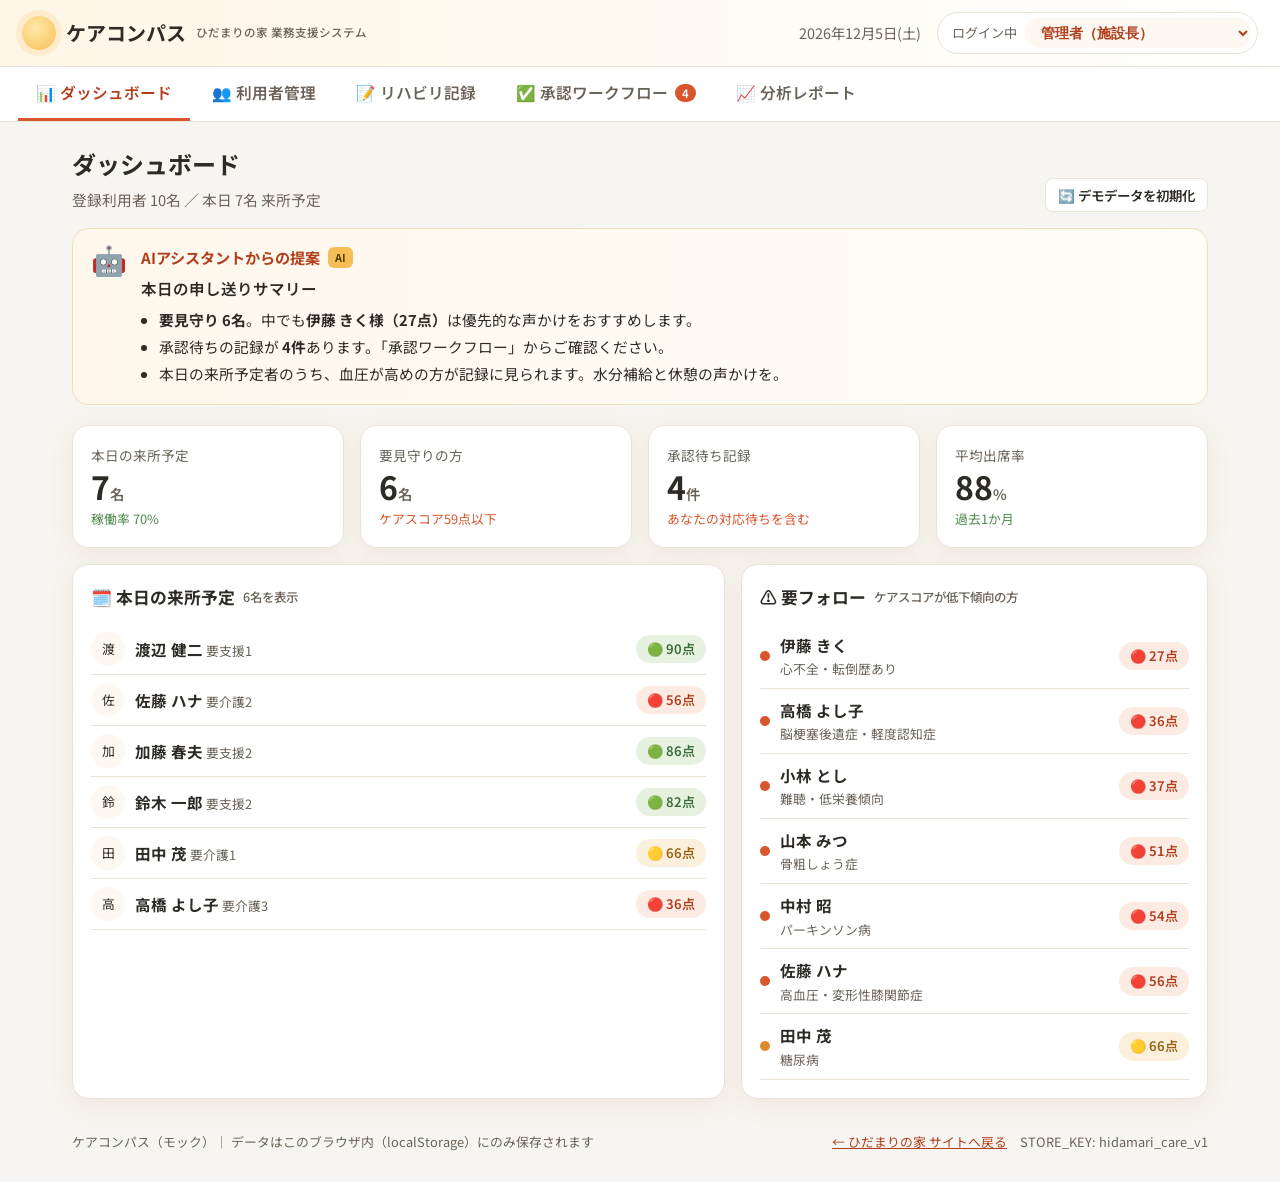
<file: staff/index.html>
<!DOCTYPE html>
<html lang="ja">
<head>
<meta charset="UTF-8">
<meta name="viewport" content="width=device-width, initial-scale=1.0">
<title>ケアコンパス｜ひだまりの家 業務支援システム</title>
<meta name="theme-color" content="#D9552B">
<meta name="robots" content="noindex">
<link rel="icon" href="../favicon.svg" type="image/svg+xml">
<link rel="preconnect" href="https://fonts.googleapis.com">
<link rel="preconnect" href="https://fonts.gstatic.com" crossorigin>
<link href="https://fonts.googleapis.com/css2?family=Noto+Sans+JP:wght@400;500;600;700&display=swap" rel="stylesheet">
<style>
:root{
  --bg:#F7F5F1; --panel:#FFFFFF; --text:#2E2A26; --muted:#6B6259;
  --accent:#D9552B; --accent-deep:#B23F1C; --leaf:#6E9350; --amber:#DE8A2A;
  --line:#EAE2D6; --soft:#FDF8F2; --radius:16px;
  --shadow:0 6px 24px rgba(180,120,80,.10);
  --red:#D9552B; --green:#4E8A4E; --blue:#4F86C6;
}
*{box-sizing:border-box}
body{margin:0;font-family:"Noto Sans JP",system-ui,sans-serif;background:var(--bg);color:var(--text);font-size:15.5px;line-height:1.7;-webkit-font-smoothing:antialiased}
h1,h2,h3,h4{margin:0}
button{font-family:inherit;cursor:pointer}
a{color:var(--accent-deep)}

/* ---------- Top bar ---------- */
.topbar{position:sticky;top:0;z-index:40;background:linear-gradient(90deg,#FFF6E6,#FFFFFF);border-bottom:1px solid var(--line);display:flex;align-items:center;gap:16px;padding:12px 22px}
.logo{display:flex;align-items:center;gap:10px;font-weight:700;font-size:1.25rem}
.logo .sun{width:34px;height:34px;border-radius:50%;background:radial-gradient(circle at 40% 35%,#FFE9A8,#F6BE56);box-shadow:0 0 0 6px rgba(246,190,86,.18)}
.logo small{display:block;font-size:.72rem;color:var(--muted);font-weight:500}
.topbar .spacer{flex:1}
.rolebox{display:flex;align-items:center;gap:8px;background:#fff;border:1px solid var(--line);border-radius:999px;padding:5px 6px 5px 14px}
.rolebox label{font-size:.82rem;color:var(--muted)}
.rolebox select{border:none;background:var(--soft);border-radius:999px;padding:6px 12px;font-weight:600;font-size:.9rem;color:var(--accent-deep)}
.datechip{font-size:.9rem;color:var(--muted)}
.whoami{font-weight:600}

/* ---------- Tabs ---------- */
.tabs{display:flex;gap:4px;padding:0 18px;background:#fff;border-bottom:1px solid var(--line);position:sticky;top:59px;z-index:30;overflow-x:auto}
.tab{border:none;background:none;padding:14px 18px;font-size:.98rem;font-weight:600;color:var(--muted);border-bottom:3px solid transparent;white-space:nowrap;display:flex;align-items:center;gap:7px}
.tab:hover{color:var(--text)}
.tab.active{color:var(--accent-deep);border-bottom-color:var(--accent)}
.tab .badge{background:var(--accent);color:#fff;border-radius:999px;font-size:.72rem;padding:1px 7px}

/* ---------- Layout ---------- */
.wrap{max-width:1180px;margin:0 auto;padding:22px}
.view{display:none;animation:fade .25s ease}
.view.active{display:block}
@keyframes fade{from{opacity:0;transform:translateY(6px)}to{opacity:1;transform:none}}
.page-head{display:flex;align-items:flex-end;justify-content:space-between;gap:14px;margin-bottom:16px;flex-wrap:wrap}
.page-head h2{font-size:1.5rem}
.page-head p{margin:2px 0 0;color:var(--muted);font-size:.92rem}

/* ---------- AI panel ---------- */
.ai{display:flex;gap:14px;background:linear-gradient(90deg,#FFF7EC,#FFFDF8);border:1px solid #F0DEB8;border-radius:var(--radius);padding:16px 18px;margin-bottom:20px}
.ai .bot{font-size:1.8rem;line-height:1;flex:none}
.ai h4{font-size:.95rem;color:var(--accent-deep);margin-bottom:4px;display:flex;align-items:center;gap:8px}
.ai .tag{background:#F6BE56;color:#5c3d00;border-radius:6px;font-size:.68rem;padding:1px 7px;font-weight:700}
.ai p{margin:0;font-size:.95rem}
.ai ul{margin:6px 0 0;padding-left:18px;font-size:.92rem}
.ai li{margin:2px 0}

/* ---------- Cards / KPI ---------- */
.grid{display:grid;gap:16px}
.kpis{grid-template-columns:repeat(4,1fr)}
.card{background:var(--panel);border:1px solid var(--line);border-radius:var(--radius);box-shadow:var(--shadow);padding:18px}
.kpi .lab{color:var(--muted);font-size:.85rem}
.kpi .num{font-size:2rem;font-weight:700;line-height:1.2}
.kpi .num small{font-size:.9rem;font-weight:600;color:var(--muted)}
.kpi .sub{font-size:.8rem;margin-top:2px}
.up{color:var(--green)}.down{color:var(--red)}
.cols{display:grid;grid-template-columns:1.4fr 1fr;gap:16px}
@media(max-width:900px){.kpis{grid-template-columns:repeat(2,1fr)}.cols{grid-template-columns:1fr}}

.card h3{font-size:1.05rem;margin-bottom:12px;display:flex;align-items:center;gap:8px}
.card h3 .mini{font-size:.78rem;color:var(--muted);font-weight:500}

/* ---------- Table ---------- */
.toolbar{display:flex;gap:10px;flex-wrap:wrap;align-items:center;margin-bottom:14px}
.input,.select{border:1px solid var(--line);border-radius:10px;padding:9px 12px;font-size:.92rem;font-family:inherit;background:#fff}
.input{min-width:200px}
.btn{border:1px solid transparent;border-radius:10px;padding:9px 16px;font-size:.92rem;font-weight:600}
.btn-primary{background:var(--accent);color:#fff}
.btn-primary:hover{background:var(--accent-deep)}
.btn-ghost{background:#fff;border-color:var(--line);color:var(--text)}
.btn-ghost:hover{background:var(--soft)}
.btn-sm{padding:6px 12px;font-size:.84rem;border-radius:8px}
table{width:100%;border-collapse:collapse;background:#fff;border-radius:var(--radius);overflow:hidden}
th,td{text-align:left;padding:12px 14px;border-bottom:1px solid var(--line);font-size:.92rem}
th{background:var(--soft);font-weight:700;color:var(--muted);font-size:.82rem;letter-spacing:.02em}
tr:last-child td{border-bottom:none}
tbody tr:hover{background:#FCFAF6;cursor:pointer}
.namecell{font-weight:600}
.sub2{color:var(--muted);font-size:.8rem}

/* ---------- score ---------- */
.tier{display:inline-flex;align-items:center;gap:6px;border-radius:999px;padding:3px 11px;font-size:.82rem;font-weight:600}
.t-red{background:#FCEBE3;color:#B23F1C}
.t-amber{background:#FBF0DC;color:#9A6212}
.t-green{background:#E7F1E0;color:#3C6B3C}
.dot{width:8px;height:8px;border-radius:50%}
.score-bar{height:8px;background:#EEE7DC;border-radius:999px;overflow:hidden;min-width:90px}
.score-bar i{display:block;height:100%;border-radius:999px}

/* ---------- status chips ---------- */
.chip{display:inline-block;border-radius:999px;padding:2px 10px;font-size:.78rem;font-weight:600}
.s-draft{background:#EEE9E2;color:#6B6259}
.s-submitted{background:#E4EEF7;color:#2F639B}
.s-reviewed{background:#FBF0DC;color:#9A6212}
.s-approved{background:#E7F1E0;color:#3C6B3C}
.s-rejected{background:#FCE3E3;color:#B23030}

/* ---------- Kanban ---------- */
.kanban{display:grid;grid-template-columns:repeat(4,1fr);gap:14px}
@media(max-width:900px){.kanban{grid-template-columns:1fr}}
.col{background:#fff;border:1px solid var(--line);border-radius:var(--radius);padding:12px;min-height:120px}
.col h4{font-size:.92rem;display:flex;justify-content:space-between;align-items:center;padding-bottom:8px;border-bottom:2px solid var(--line);margin-bottom:10px}
.col h4 .cnt{background:var(--soft);border-radius:999px;padding:0 8px;font-size:.78rem;color:var(--muted)}
.wf{background:var(--soft);border:1px solid var(--line);border-radius:12px;padding:11px 12px;margin-bottom:10px}
.wf .top{display:flex;justify-content:space-between;font-size:.82rem;color:var(--muted)}
.wf .nm{font-weight:600;color:var(--text);font-size:.95rem}
.wf .act{display:flex;gap:6px;margin-top:8px}
.wf .locked{font-size:.76rem;color:var(--muted);display:flex;align-items:center;gap:4px;margin-top:8px}

/* ---------- charts ---------- */
.bars{display:flex;align-items:flex-end;gap:14px;height:180px;padding-top:10px}
.bars .b{flex:1;display:flex;flex-direction:column;align-items:center;gap:6px;height:100%;justify-content:flex-end}
.bars .b .bar{width:100%;max-width:54px;border-radius:8px 8px 0 0;transition:height .6s ease}
.bars .b .v{font-weight:700;font-size:.9rem}
.bars .b .x{font-size:.78rem;color:var(--muted);text-align:center}
.dist{display:flex;flex-direction:column;gap:12px}
.dist .row{display:grid;grid-template-columns:120px 1fr 40px;align-items:center;gap:10px}
.dist .track{height:22px;background:#EEE7DC;border-radius:8px;overflow:hidden}
.dist .track i{display:block;height:100%}
.legend{display:flex;gap:16px;flex-wrap:wrap;margin-top:12px;font-size:.85rem;color:var(--muted)}
.legend span{display:inline-flex;align-items:center;gap:6px}

/* ---------- Modal ---------- */
.overlay{position:fixed;inset:0;background:rgba(46,42,38,.42);display:none;align-items:center;justify-content:center;z-index:100;padding:20px}
.overlay.open{display:flex;animation:fade .2s ease}
.modal{background:#fff;border-radius:18px;max-width:560px;width:100%;max-height:88vh;overflow:auto;box-shadow:0 24px 70px rgba(0,0,0,.25)}
.modal .mh{padding:18px 22px;border-bottom:1px solid var(--line);display:flex;justify-content:space-between;align-items:center}
.modal .mh h3{font-size:1.15rem}
.modal .mb{padding:20px 22px}
.modal .mf{padding:14px 22px;border-top:1px solid var(--line);display:flex;justify-content:flex-end;gap:10px;flex-wrap:wrap}
.x{border:none;background:none;font-size:1.5rem;color:var(--muted);line-height:1}
.field{margin-bottom:14px}
.field label{display:block;font-size:.85rem;font-weight:600;margin-bottom:5px}
.field .input,.field .select,.field textarea{width:100%}
textarea{border:1px solid var(--line);border-radius:10px;padding:10px 12px;font-family:inherit;font-size:.92rem;resize:vertical}
.grid2{display:grid;grid-template-columns:1fr 1fr;gap:12px}
.kv{display:grid;grid-template-columns:120px 1fr;gap:6px 14px;font-size:.93rem}
.kv dt{color:var(--muted)}.kv dd{margin:0;font-weight:600}
.tl{list-style:none;margin:14px 0 0;padding:0;border-left:2px solid var(--line);margin-left:6px}
.tl li{position:relative;padding:0 0 12px 18px;font-size:.86rem}
.tl li::before{content:"";position:absolute;left:-6px;top:5px;width:10px;height:10px;border-radius:50%;background:var(--accent)}
.tl .t{color:var(--muted);font-size:.78rem}

/* ---------- Toast ---------- */
.toasts{position:fixed;right:20px;bottom:20px;z-index:200;display:flex;flex-direction:column;gap:10px}
.toast{background:#2E2A26;color:#fff;padding:12px 18px;border-radius:12px;box-shadow:0 10px 30px rgba(0,0,0,.25);font-size:.9rem;display:flex;align-items:center;gap:10px;animation:slideup .3s ease}
.toast.ok{background:#3C6B3C}.toast.warn{background:var(--accent-deep)}
@keyframes slideup{from{opacity:0;transform:translateY(12px)}to{opacity:1;transform:none}}
.pill{display:inline-block;background:var(--soft);border:1px solid var(--line);border-radius:999px;padding:2px 10px;font-size:.78rem;color:var(--muted);margin:2px 4px 2px 0}
.empty{text-align:center;color:var(--muted);padding:30px;font-size:.9rem}
.foot{max-width:1180px;margin:10px auto 30px;padding:0 22px;color:var(--muted);font-size:.8rem;display:flex;justify-content:space-between;flex-wrap:wrap;gap:10px}
</style>
</head>
<body>

<!-- ================= Top bar ================= -->
<header class="topbar">
  <div class="logo"><span class="sun"></span>ケアコンパス<small>ひだまりの家 業務支援システム</small></div>
  <div class="spacer"></div>
  <div class="datechip" id="today"></div>
  <div class="rolebox">
    <label>ログイン中</label>
    <select id="role" onchange="setRole(this.value)">
      <option value="担当">担当（介護職）</option>
      <option value="リーダー">リーダー（機能訓練指導員）</option>
      <option value="管理者" selected>管理者（施設長）</option>
    </select>
  </div>
</header>

<!-- ================= Tabs ================= -->
<nav class="tabs" id="tabs">
  <button class="tab active" data-v="dash">📊 ダッシュボード</button>
  <button class="tab" data-v="users">👥 利用者管理</button>
  <button class="tab" data-v="records">📝 リハビリ記録</button>
  <button class="tab" data-v="wf">✅ 承認ワークフロー <span class="badge" id="wfBadge">0</span></button>
  <button class="tab" data-v="report">📈 分析レポート</button>
</nav>

<div class="wrap">

  <!-- ============ Dashboard ============ -->
  <section class="view active" id="v-dash">
    <div class="page-head"><div><h2>ダッシュボード</h2><p id="dashSub"></p></div>
      <button class="btn btn-ghost btn-sm" onclick="resetDemo()">🔄 デモデータを初期化</button></div>
    <div class="ai" id="ai-dash"></div>
    <div class="grid kpis" id="kpis"></div>
    <div class="cols" style="margin-top:16px">
      <div class="card"><h3>🗓️ 本日の来所予定 <span class="mini" id="attCount"></span></h3><div id="todayList"></div></div>
      <div class="card"><h3>⚠️ 要フォロー <span class="mini">ケアスコアが低下傾向の方</span></h3><div id="alertList"></div></div>
    </div>
  </section>

  <!-- ============ Users ============ -->
  <section class="view" id="v-users">
    <div class="page-head"><div><h2>利用者管理</h2><p>ケアスコア（0〜100点）で自立度・リスクを3層に自動振分</p></div>
      <button class="btn btn-primary" onclick="userForm()">＋ 利用者を登録</button></div>
    <div class="ai" id="ai-users"></div>
    <div class="toolbar">
      <input class="input" id="uSearch" placeholder="🔍 氏名・状態で検索" oninput="renderUsers()">
      <select class="select" id="uTier" onchange="renderUsers()">
        <option value="">すべての層</option>
        <option value="red">🔴 要見守り（〜59点）</option>
        <option value="amber">🟡 経過観察（60〜79点）</option>
        <option value="green">🟢 安定（80点〜）</option>
      </select>
      <select class="select" id="uSort" onchange="renderUsers()">
        <option value="score">並び替え：スコアが低い順</option>
        <option value="scoreDesc">スコアが高い順</option>
        <option value="name">氏名順</option>
      </select>
    </div>
    <div id="userTable"></div>
  </section>

  <!-- ============ Records ============ -->
  <section class="view" id="v-records">
    <div class="page-head"><div><h2>リハビリ記録</h2><p>日々の訓練内容・バイタルを記録し、承認フローへ連携</p></div>
      <button class="btn btn-primary" onclick="recordForm()">＋ 記録を作成</button></div>
    <div class="ai" id="ai-records"></div>
    <div class="toolbar">
      <input class="input" id="rSearch" placeholder="🔍 利用者名・種目で検索" oninput="renderRecords()">
      <select class="select" id="rStatus" onchange="renderRecords()">
        <option value="">すべての状態</option>
        <option value="draft">下書き</option>
        <option value="submitted">提出済</option>
        <option value="reviewed">確認済</option>
        <option value="approved">承認済</option>
        <option value="rejected">差し戻し</option>
      </select>
    </div>
    <div id="recordTable"></div>
  </section>

  <!-- ============ Workflow ============ -->
  <section class="view" id="v-wf">
    <div class="page-head"><div><h2>承認ワークフロー</h2><p>下書き → 提出（担当）→ 確認（リーダー）→ 承認（管理者）の段階ゲート。役割ごとに操作可能</p></div></div>
    <div class="ai" id="ai-wf"></div>
    <div class="kanban" id="kanban"></div>
  </section>

  <!-- ============ Report ============ -->
  <section class="view" id="v-report">
    <div class="page-head"><div><h2>分析レポート</h2><p>ケアスコア分布・リハビリ実施状況・出席率の可視化</p></div></div>
    <div class="ai" id="ai-report"></div>
    <div class="cols">
      <div class="card"><h3>🎯 ケアスコア3層分布</h3><div class="dist" id="distChart"></div>
        <div class="legend"><span><span class="dot" style="background:var(--red)"></span>要見守り</span><span><span class="dot" style="background:var(--amber)"></span>経過観察</span><span><span class="dot" style="background:var(--green)"></span>安定</span></div></div>
      <div class="card"><h3>📅 月次リハビリ実施回数</h3><div class="bars" id="monthChart"></div></div>
    </div>
    <div class="card" style="margin-top:16px"><h3>📊 種目別 実施サマリー <span class="mini">承認済み記録より集計</span></h3><div id="programChart"></div></div>
  </section>

</div>

<div class="foot"><span>ケアコンパス（モック）｜ データはこのブラウザ内（localStorage）にのみ保存されます</span><span><a href="../index.html">← ひだまりの家 サイトへ戻る</a>　<span id="storeInfo"></span></span></div>

<!-- Modal + Toast -->
<div class="overlay" id="overlay" onclick="if(event.target===this)closeModal()">
  <div class="modal" id="modal" role="dialog" aria-modal="true"></div>
</div>
<div class="toasts" id="toasts"></div>

<script>
/* =========================================================
   ケアコンパス — ひだまりの家 業務支援システム（モック）
   単一HTML / localStorage / 外部連携なし
   ========================================================= */
const STORE_KEY = 'hidamari_care_v1';          // ← スキーマ昇格対応キー
const PROGRAMS = ['歩行訓練','筋力トレーニング','バランス訓練','関節可動域訓練','立ち上がり訓練','口腔体操','物理療法'];
const STAGES = {
  draft:    {label:'下書き',   next:'submitted', role:'担当',    act:'提出する', chip:'s-draft'},
  submitted:{label:'提出済',   next:'reviewed',  role:'リーダー', act:'確認する', chip:'s-submitted'},
  reviewed: {label:'確認済',   next:'approved',  role:'管理者',  act:'承認する', chip:'s-reviewed'},
  approved: {label:'承認済',   next:null,        role:null,     act:null,       chip:'s-approved'},
  rejected: {label:'差し戻し', next:null,        role:null,     act:null,       chip:'s-rejected'}
};
let state = load();
let ROLE = '管理者';

/* ---------- persistence ---------- */
function load(){
  try{ const raw=localStorage.getItem(STORE_KEY); if(raw){const d=JSON.parse(raw); if(d&&d.users&&d.users.length) return d;} }catch(e){}
  const seeded = seed(); save(seeded); return seeded;
}
function save(s){ localStorage.setItem(STORE_KEY, JSON.stringify(s||state)); }

/* ---------- score ---------- */
function score(u){ return Math.max(0,Math.min(100, Math.round(u.adl+u.cog+u.stab))); }
function tier(s){ return s>=80?'green':s>=60?'amber':'red'; }
const TIERMETA={red:{n:'要見守り',c:'var(--red)',cls:'t-red',ico:'🔴'},amber:{n:'経過観察',c:'var(--amber)',cls:'t-amber',ico:'🟡'},green:{n:'安定',c:'var(--green)',cls:'t-green',ico:'🟢'}};

/* ---------- seed sample data (10 users / 15 records) ---------- */
function seed(){
  const U=(id,name,kana,age,g,care,adl,cog,stab,cond,att)=>({id,name,kana,age,gender:g,care,adl,cog,stab,cond,attend:att,memo:''});
  const users=[
    U('u01','佐藤 ハナ','さとう はな',82,'女','要介護2',22,20,14,['高血圧','変形性膝関節症'],96),
    U('u02','鈴木 一郎','すずき いちろう',78,'男','要支援2',34,26,22,['白内障'],92),
    U('u03','高橋 よし子','たかはし よしこ',85,'女','要介護3',14,12,10,['脳梗塞後遺症','軽度認知症'],88),
    U('u04','田中 茂','たなか しげる',80,'男','要介護1',26,22,18,['糖尿病'],90),
    U('u05','伊藤 きく','いとう きく',88,'女','要介護4',10,9,8,['心不全','転倒歴あり'],74),
    U('u06','渡辺 健二','わたなべ けんじ',76,'男','要支援1',37,28,25,[],98),
    U('u07','山本 みつ','やまもと みつ',84,'女','要介護2',20,16,15,['骨粗しょう症'],86),
    U('u08','中村 昭','なかむら あきら',81,'男','要介護2',24,18,12,['パーキンソン病'],83),
    U('u09','小林 とし','こばやし とし',90,'女','要介護3',12,14,11,['難聴','低栄養傾向'],80),
    U('u10','加藤 春夫','かとう はるお',73,'男','要支援2',35,27,24,['腰部脊柱管狭窄症'],94)
  ];
  const now=new Date();
  const d=(off)=>{const x=new Date(now);x.setDate(x.getDate()-off);return x.toISOString().slice(0,10);};
  let rid=0; const R=(uid,off,prog,min,bp,pulse,temp,note,status)=>{
    rid++; const id='r'+String(rid).padStart(2,'0');
    const hist=[{stage:'draft',by:'佐藤（担当）',at:d(off)+' 09:40',comment:'記録作成'}];
    if(status!=='draft') hist.push({stage:'submitted',by:'佐藤（担当）',at:d(off)+' 16:20',comment:'提出'});
    if(status==='reviewed'||status==='approved') hist.push({stage:'reviewed',by:'渡辺（リーダー）',at:d(off)+' 17:05',comment:'内容確認OK'});
    if(status==='approved') hist.push({stage:'approved',by:'管理者',at:d(off)+' 17:30',comment:'承認'});
    if(status==='rejected') hist.push({stage:'rejected',by:'渡辺（リーダー）',at:d(off)+' 17:10',comment:'バイタルの記載漏れ、加筆を依頼'});
    return {id,userId:uid,date:d(off),program:prog,minutes:min,bp,pulse,temp,note,status,history:hist};
  };
  const records=[
    R('u01',0,'歩行訓練',30,'148/86',78,36.5,'平行棒内歩行10m×3。ふらつき軽減、笑顔多い。','submitted'),
    R('u03',0,'関節可動域訓練',20,'132/80',72,36.4,'右肩の可動域やや改善。痛みの訴えなし。','submitted'),
    R('u05',0,'立ち上がり訓練',15,'150/92',84,36.8,'立ち上がり見守り。血圧やや高め、継続観察。','draft'),
    R('u08',0,'バランス訓練',20,'128/78',70,36.3,'片脚立位5秒可能に。前回より安定。','draft'),
    R('u02',1,'筋力トレーニング',25,'126/76',68,36.2,'下肢筋トレ意欲的。自主トレも継続中。','reviewed'),
    R('u04',1,'歩行訓練',30,'134/82',74,36.5,'屋外歩行50m完歩。息切れなし。','reviewed'),
    R('u07',1,'口腔体操',15,'130/79',73,36.4,'発声はっきり。むせ込み減少。','approved'),
    R('u09',2,'関節可動域訓練',20,'138/84',76,36.6,'手指の巧緻性訓練。疲労強く途中休憩。','approved'),
    R('u06',2,'筋力トレーニング',30,'122/74',66,36.1,'マシン負荷アップ。良好。','approved'),
    R('u10',2,'物理療法',20,'128/77',70,36.3,'腰部温熱後にストレッチ。痛み軽減。','approved'),
    R('u01',3,'バランス訓練',20,'146/88',80,36.6,'座位バランス訓練。体幹やや改善。','approved'),
    R('u03',3,'歩行訓練',20,'130/80',72,36.5,'歩行器歩行15m。声かけで意欲向上。','approved'),
    R('u05',4,'関節可動域訓練',15,'152/90',82,36.7,'下肢ROM。浮腫みあり看護へ共有。','rejected'),
    R('u08',4,'立ち上がり訓練',20,'126/76',69,36.2,'手すり使用で5回可能。','approved'),
    R('u04',5,'口腔体操',15,'132/80',73,36.4,'嚥下体操。表情良好。','approved')
  ];
  return {users,records,seededAt:new Date().toISOString()};
}
function resetDemo(){ modalConfirm('デモデータの初期化','現在の入力内容をすべて消去し、サンプルデータに戻します。よろしいですか？','初期化する',()=>{ state=seed(); save(); renderAll(); toast('デモデータを初期化しました','ok'); }); }

/* ================= UI helpers ================= */
function el(id){return document.getElementById(id);}
function esc(s){return String(s??'').replace(/[&<>"]/g,c=>({'&':'&amp;','<':'&lt;','>':'&gt;','"':'&quot;'}[c]));}
function userById(id){return state.users.find(u=>u.id===id);}
function toast(msg,type){ const t=document.createElement('div'); t.className='toast '+(type||''); t.innerHTML=(type==='ok'?'✅ ':type==='warn'?'⚠️ ':'💬 ')+esc(msg); el('toasts').appendChild(t); setTimeout(()=>{t.style.opacity=0;t.style.transform='translateY(10px)';setTimeout(()=>t.remove(),300);},2600); }

/* ---------- modal (confirm禁止・自作) ---------- */
function openModal(html){ el('modal').innerHTML=html; el('overlay').classList.add('open'); }
function closeModal(){ el('overlay').classList.remove('open'); }
function modalConfirm(title,body,okLabel,onOk,danger){
  openModal(`<div class="mh"><h3>${esc(title)}</h3><button class="x" onclick="closeModal()">×</button></div>
    <div class="mb"><p style="margin:0">${body}</p></div>
    <div class="mf"><button class="btn btn-ghost" onclick="closeModal()">キャンセル</button>
    <button class="btn btn-primary" id="mcOk">${esc(okLabel||'OK')}</button></div>`);
  el('mcOk').onclick=()=>{ closeModal(); onOk&&onOk(); };
}
document.addEventListener('keydown',e=>{if(e.key==='Escape')closeModal();});

/* ================= Tabs ================= */
el('tabs').addEventListener('click',e=>{const b=e.target.closest('.tab'); if(!b)return; switchView(b.dataset.v);});
function switchView(v){
  document.querySelectorAll('.tab').forEach(t=>t.classList.toggle('active',t.dataset.v===v));
  document.querySelectorAll('.view').forEach(s=>s.classList.toggle('active',s.id==='v-'+v));
}
function setRole(r){ ROLE=r; renderWF(); renderRecords(); toast('「'+r+'」として操作しています'); }

/* ================= Renderers ================= */
function renderAll(){ renderDash(); renderUsers(); renderRecords(); renderWF(); renderReport(); updateBadges(); el('storeInfo').textContent='STORE_KEY: '+STORE_KEY; }

function updateBadges(){
  const pend=state.records.filter(r=>r.status==='submitted'||r.status==='reviewed').length;
  el('wfBadge').textContent=pend;
}

/* ---------- Dashboard ---------- */
function renderDash(){
  const today=new Date();
  el('today').textContent=today.toLocaleDateString('ja-JP',{year:'numeric',month:'long',day:'numeric',weekday:'short'});
  const total=state.users.length;
  const tiers={red:0,amber:0,green:0}; state.users.forEach(u=>tiers[tier(score(u))]++);
  const attToday=state.users.filter(u=>u.attend>=85).length;
  const pending=state.records.filter(r=>r.status==='submitted'||r.status==='reviewed').length;
  const avgAtt=Math.round(state.users.reduce((a,u)=>a+u.attend,0)/total);
  el('dashSub').textContent=`登録利用者 ${total}名 ／ 本日 ${attToday}名 来所予定`;
  el('kpis').innerHTML=[
    kpi('本日の来所予定',attToday,'名',`稼働率 ${Math.round(attToday/total*100)}%`,'up'),
    kpi('要見守りの方',tiers.red,'名','ケアスコア59点以下',tiers.red>2?'down':''),
    kpi('承認待ち記録',pending,'件','あなたの対応待ちを含む',pending>0?'down':'up'),
    kpi('平均出席率',avgAtt,'%','過去1か月','up')
  ].join('');
  // today list
  const att=[...state.users].sort((a,b)=>b.attend-a.attend).slice(0,6);
  el('attCount').textContent=`${att.length}名を表示`;
  el('todayList').innerHTML=att.map(u=>{const s=score(u),tm=TIERMETA[tier(s)];
    return `<div style="display:flex;align-items:center;gap:10px;padding:8px 0;border-bottom:1px solid var(--line)">
      <span style="width:34px;height:34px;border-radius:50%;background:var(--soft);display:grid;place-items:center;font-size:.8rem">${esc(u.name.slice(0,1))}</span>
      <div style="flex:1"><b>${esc(u.name)}</b> <span class="sub2">${esc(u.care)}</span></div>
      <span class="tier ${tm.cls}">${tm.ico} ${s}点</span></div>`;}).join('');
  // alerts
  const alerts=[...state.users].map(u=>({u,s:score(u)})).filter(x=>x.s<70).sort((a,b)=>a.s-b.s);
  el('alertList').innerHTML = alerts.length? alerts.map(x=>{const tm=TIERMETA[tier(x.s)];
    return `<div style="display:flex;align-items:center;gap:10px;padding:8px 0;border-bottom:1px solid var(--line);cursor:pointer" onclick="userDetail('${x.u.id}')">
      <span class="dot" style="background:${tm.c};width:10px;height:10px"></span>
      <div style="flex:1"><b>${esc(x.u.name)}</b><div class="sub2">${esc(x.u.cond.join('・')||'—')}</div></div>
      <span class="tier ${tm.cls}">${tm.ico} ${x.s}点</span></div>`;}).join('') : '<div class="empty">要フォロー対象はいません 🌿</div>';
  aiDash(tiers,pending,alerts);
}
function kpi(lab,num,unit,sub,dir){return `<div class="card kpi"><div class="lab">${lab}</div><div class="num">${num}<small>${unit||''}</small></div><div class="sub ${dir||''}">${sub}</div></div>`;}

function aiDash(tiers,pending,alerts){
  const worst=alerts[0];
  let lines=[];
  if(tiers.red>0) lines.push(`<b>要見守り ${tiers.red}名</b>。中でも${worst?`<b>${esc(worst.u.name)}様（${worst.s}点）</b>`:''}は優先的な声かけをおすすめします。`);
  if(pending>0) lines.push(`承認待ちの記録が <b>${pending}件</b>あります。「承認ワークフロー」からご確認ください。`);
  lines.push(`本日の来所予定者のうち、血圧が高めの方が記録に見られます。水分補給と休憩の声かけを。`);
  el('ai-dash').innerHTML=aiBox('本日の申し送りサマリー',`<ul>${lines.map(l=>`<li>${l}</li>`).join('')}</ul>`);
}
function aiBox(title,body){return `<div class="bot">🤖</div><div><h4>AIアシスタントからの提案 <span class="tag">AI</span></h4><div style="font-weight:600;margin-bottom:2px">${title}</div>${body}</div>`;}

/* ---------- Users ---------- */
function renderUsers(){
  const q=(el('uSearch')?.value||'').trim(); const ft=el('uTier')?.value||''; const sort=el('uSort')?.value||'score';
  let list=state.users.map(u=>({u,s:score(u),t:tier(score(u))}));
  if(q) list=list.filter(x=>x.u.name.includes(q)||x.u.kana.includes(q)||x.u.cond.some(c=>c.includes(q))||x.u.care.includes(q));
  if(ft) list=list.filter(x=>x.t===ft);
  list.sort((a,b)=> sort==='name'?a.u.kana.localeCompare(b.u.kana,'ja'): sort==='scoreDesc'?b.s-a.s : a.s-b.s);
  const rows=list.map(x=>{const tm=TIERMETA[x.t];
    return `<tr onclick="userDetail('${x.u.id}')">
      <td class="namecell">${esc(x.u.name)}<div class="sub2">${esc(x.u.kana)}・${x.u.age}歳・${esc(x.u.gender)}</div></td>
      <td>${esc(x.u.care)}</td>
      <td>${x.u.cond.map(c=>`<span class="pill">${esc(c)}</span>`).join('')||'<span class="sub2">—</span>'}</td>
      <td><div style="display:flex;align-items:center;gap:10px"><div class="score-bar" style="flex:1"><i style="width:${x.s}%;background:${tm.c}"></i></div><b>${x.s}</b></div></td>
      <td><span class="tier ${tm.cls}">${tm.ico} ${tm.n}</span></td>
      <td>${x.u.attend}%</td>
    </tr>`;}).join('');
  el('userTable').innerHTML=`<table><thead><tr><th>氏名</th><th>介護度</th><th>主な状態</th><th>ケアスコア</th><th>層</th><th>出席率</th></tr></thead><tbody>${rows||'<tr><td colspan=6 class=empty>該当者なし</td></tr>'}</tbody></table>`;
  aiUsers();
}
function aiUsers(){
  const arr=state.users.map(u=>({u,s:score(u)}));
  const avg=Math.round(arr.reduce((a,x)=>a+x.s,0)/arr.length);
  const low=arr.filter(x=>x.s<60).length, up=arr.filter(x=>x.s>=80).length;
  el('ai-users').innerHTML=aiBox('利用者全体のケアスコア傾向',
    `<p>平均ケアスコアは <b>${avg}点</b>。安定層 <b>${up}名</b>／要見守り層 <b>${low}名</b>。要見守り層は<b>個別機能訓練計画の見直し</b>と<b>ご家族への状況共有</b>を推奨します。転倒歴のある方は環境調整もご検討ください。</p>`);
}

function userDetail(id){
  const u=userById(id); if(!u)return; const s=score(u),tm=TIERMETA[tier(s)];
  const recs=state.records.filter(r=>r.userId===id).sort((a,b)=>b.date.localeCompare(a.date));
  openModal(`<div class="mh"><h3>${esc(u.name)} 様 <span class="tier ${tm.cls}" style="margin-left:6px">${tm.ico} ${tm.n} ${s}点</span></h3><button class="x" onclick="closeModal()">×</button></div>
  <div class="mb">
    <dl class="kv">
      <dt>ふりがな</dt><dd>${esc(u.kana)}</dd>
      <dt>年齢・性別</dt><dd>${u.age}歳・${esc(u.gender)}</dd>
      <dt>介護度</dt><dd>${esc(u.care)}</dd>
      <dt>主な状態</dt><dd>${u.cond.map(c=>`<span class="pill">${esc(c)}</span>`).join('')||'—'}</dd>
      <dt>出席率</dt><dd>${u.attend}%</dd>
    </dl>
    <h4 style="margin:16px 0 6px;font-size:.95rem">ケアスコア内訳（合計 ${s}/100）</h4>
    ${scoreRow('ADL・身体機能',u.adl,40)}${scoreRow('認知機能',u.cog,30)}${scoreRow('健康安定度',u.stab,30)}
    <div class="ai" style="margin-top:16px">${aiBox('この利用者へのケア提案',`<p>${carePlan(u,s)}</p>`)}</div>
    <h4 style="margin:16px 0 6px;font-size:.95rem">最近のリハビリ記録（${recs.length}件）</h4>
    ${recs.slice(0,4).map(r=>`<div class="wf"><div class="top"><span>${r.date}・${esc(r.program)}・${r.minutes}分</span><span class="chip ${STAGES[r.status].chip}">${STAGES[r.status].label}</span></div><div style="font-size:.9rem;margin-top:4px">${esc(r.note)}</div></div>`).join('')||'<div class="empty">記録なし</div>'}
  </div>
  <div class="mf"><button class="btn btn-ghost" onclick="closeModal()">閉じる</button><button class="btn btn-primary" onclick="closeModal();recordForm('${u.id}')">＋ この方の記録を作成</button></div>`);
}
function scoreRow(lab,val,max){const pct=Math.round(val/max*100);const c=pct>=75?'var(--green)':pct>=50?'var(--amber)':'var(--red)';
  return `<div style="display:grid;grid-template-columns:130px 1fr 60px;align-items:center;gap:10px;margin:6px 0"><span class="sub2">${lab}</span><div class="score-bar"><i style="width:${pct}%;background:${c}"></i></div><b style="text-align:right">${val}/${max}</b></div>`;}
function carePlan(u,s){
  if(s<60) return `自立度が低下しています。<b>転倒予防を最優先</b>に、立ち上がり・バランス訓練を短時間頻回で。看護職と連携し体調変化を毎回確認、ご家族へ週次で状況共有を。`;
  if(s<80) return `概ね安定していますが、<b>現状維持のための継続訓練</b>が重要です。${u.cond[0]||'既往'}に配慮し、意欲を引き出すレクを組み合わせましょう。`;
  return `自立度は良好です。<b>役割づくりや趣味活動</b>を通じて社会参加を促し、機能の維持・向上を目指しましょう。`;
}

/* ---------- Records ---------- */
function renderRecords(){
  const q=(el('rSearch')?.value||'').trim(); const fs=el('rStatus')?.value||'';
  let list=[...state.records].sort((a,b)=>b.date.localeCompare(a.date)||b.id.localeCompare(a.id));
  if(fs) list=list.filter(r=>r.status===fs);
  if(q) list=list.filter(r=>{const u=userById(r.userId); return (u&&u.name.includes(q))||r.program.includes(q);});
  const rows=list.map(r=>{const u=userById(r.userId);const st=STAGES[r.status];
    return `<tr onclick="recordDetail('${r.id}')">
      <td>${r.date}</td>
      <td class="namecell">${esc(u?u.name:'—')}</td>
      <td>${esc(r.program)}<div class="sub2">${r.minutes}分</div></td>
      <td>${esc(r.bp)}<div class="sub2">脈${r.pulse}・${r.temp}℃</div></td>
      <td style="max-width:260px"><div style="white-space:nowrap;overflow:hidden;text-overflow:ellipsis">${esc(r.note)}</div></td>
      <td><span class="chip ${st.chip}">${st.label}</span></td>
    </tr>`;}).join('');
  el('recordTable').innerHTML=`<table><thead><tr><th>実施日</th><th>利用者</th><th>種目</th><th>バイタル</th><th>気づき</th><th>状態</th></tr></thead><tbody>${rows||'<tr><td colspan=6 class=empty>該当する記録なし</td></tr>'}</tbody></table>`;
  aiRecords();
}
function aiRecords(){
  const draft=state.records.filter(r=>r.status==='draft').length;
  const high=state.records.filter(r=>{const sys=parseInt(r.bp);return sys>=150;});
  el('ai-records').innerHTML=aiBox('記録の品質チェック',
    `<ul><li>下書きのままの記録が <b>${draft}件</b>あります。当日中の提出を推奨します。</li>
    <li>収縮期血圧150以上の記録が <b>${high.length}件</b>。${high.length?`（${esc(userById(high[0].userId)?.name||'')}様 ほか）`:''}継続観察と看護職への共有を。</li>
    <li>「気づき」欄は具体的な数値・回数を書くと、経過比較がしやすくなります。</li></ul>`);
}
function recordDetail(id){
  const r=state.records.find(x=>x.id===id); if(!r)return; const u=userById(r.userId); const st=STAGES[r.status];
  openModal(`<div class="mh"><h3>リハビリ記録 <span class="chip ${st.chip}" style="margin-left:6px">${st.label}</span></h3><button class="x" onclick="closeModal()">×</button></div>
  <div class="mb">
    <dl class="kv"><dt>利用者</dt><dd>${esc(u?u.name:'')}（${esc(u?u.care:'')}）</dt><dt>実施日</dt><dd>${r.date}</dd>
    <dt>種目 / 時間</dt><dd>${esc(r.program)} ／ ${r.minutes}分</dd>
    <dt>バイタル</dt><dd>血圧 ${esc(r.bp)}・脈拍 ${r.pulse}・体温 ${r.temp}℃</dd></dl>
    <div class="field" style="margin-top:12px"><label>気づき・経過</label><div style="background:var(--soft);border:1px solid var(--line);border-radius:10px;padding:10px 12px">${esc(r.note)}</div></div>
    <h4 style="margin:14px 0 4px;font-size:.95rem">承認の履歴（引継の記録）</h4>
    <ul class="tl">${r.history.map(h=>`<li><b>${STAGES[h.stage].label}</b>：${esc(h.comment)}<div class="t">${esc(h.by)} ／ ${esc(h.at)}</div></li>`).join('')}</ul>
  </div>
  <div class="mf"><button class="btn btn-ghost" onclick="closeModal()">閉じる</button>${wfActionButtons(r,true)}</div>`);
}

/* ---------- Record form ---------- */
function recordForm(preUser){
  const opts=state.users.map(u=>`<option value="${u.id}" ${u.id===preUser?'selected':''}>${esc(u.name)}（${esc(u.care)}）</option>`).join('');
  const progOpts=PROGRAMS.map(p=>`<option>${p}</option>`).join('');
  openModal(`<div class="mh"><h3>リハビリ記録の作成</h3><button class="x" onclick="closeModal()">×</button></div>
  <div class="mb">
    <div class="ai" style="margin-bottom:14px">${aiBox('記録アシスト',`<p>種目を選ぶと定型文を提案します。数値・回数を追記すると経過比較に役立ちます。</p>`)}</div>
    <div class="grid2">
      <div class="field"><label>利用者</label><select class="select" id="f_user">${opts}</select></div>
      <div class="field"><label>実施日</label><input class="input" type="date" id="f_date" value="${new Date().toISOString().slice(0,10)}"></div>
      <div class="field"><label>種目</label><select class="select" id="f_prog" onchange="suggestNote()">${progOpts}</select></div>
      <div class="field"><label>実施時間（分）</label><input class="input" type="number" id="f_min" value="20" min="5" max="120"></div>
      <div class="field"><label>血圧</label><input class="input" id="f_bp" value="130/80"></div>
      <div class="field"><label>脈拍 / 体温</label><div style="display:flex;gap:8px"><input class="input" id="f_pulse" value="72" style="min-width:0"><input class="input" id="f_temp" value="36.5" style="min-width:0"></div></div>
    </div>
    <div class="field"><label>気づき・経過 <button class="btn btn-ghost btn-sm" style="float:right" onclick="suggestNote()">🤖 定型文を挿入</button></label><textarea id="f_note" rows="3" placeholder="訓練内容・反応・注意点など"></textarea></div>
  </div>
  <div class="mf"><button class="btn btn-ghost" onclick="closeModal()">キャンセル</button>
    <button class="btn btn-ghost" onclick="saveRecord('draft')">下書き保存</button>
    <button class="btn btn-primary" onclick="saveRecord('submitted')">提出する</button></div>`);
}
function suggestNote(){
  const p=el('f_prog').value;
  const map={'歩行訓練':'平行棒内歩行 ○m×○セット実施。ふらつき（軽減／変化なし）。',
    '筋力トレーニング':'下肢筋力トレーニングを○回×○セット。疲労度普通、意欲的。',
    'バランス訓練':'片脚立位○秒・座位バランス訓練を実施。安定性（向上／維持）。',
    '関節可動域訓練':'○関節のROM訓練。可動域（拡大／維持）、疼痛の訴えなし。',
    '立ち上がり訓練':'手すり使用で立ち上がり○回。見守りレベル。',
    '口腔体操':'発声・嚥下体操を実施。むせ込み（減少／なし）。',
    '物理療法':'温熱療法後にストレッチ。疼痛（軽減）。'};
  el('f_note').value=map[p]||'';
}
function saveRecord(status){
  const uid=el('f_user').value; const u=userById(uid);
  const rec={id:'r'+Date.now().toString().slice(-6),userId:uid,date:el('f_date').value,program:el('f_prog').value,
    minutes:+el('f_min').value,bp:el('f_bp').value,pulse:+el('f_pulse').value,temp:el('f_temp').value,note:el('f_note').value.trim()||'（記載なし）',status,
    history:[{stage:'draft',by:ROLE+'（'+roleName()+'）',at:nowStr(),comment:'記録作成'}]};
  if(status==='submitted') rec.history.push({stage:'submitted',by:ROLE+'（'+roleName()+'）',at:nowStr(),comment:'提出'});
  state.records.unshift(rec); save(); closeModal(); renderAll();
  toast(status==='submitted'?'記録を提出しました。リーダー確認へ回りました':'下書きを保存しました','ok');
  if(status==='submitted') switchView('wf');
}
function roleName(){return {'担当':'介護職','リーダー':'機能訓練指導員','管理者':'施設長'}[ROLE];}
function nowStr(){return new Date().toLocaleString('ja-JP',{month:'2-digit',day:'2-digit',hour:'2-digit',minute:'2-digit'});}

/* ---------- Workflow (段階ゲート引継) ---------- */
function renderWF(){
  const cols=[['draft','提出待ち'],['submitted','確認待ち'],['reviewed','承認待ち'],['approved','完了']];
  el('kanban').innerHTML=cols.map(([k,label])=>{
    const items=state.records.filter(r=>r.status===k || (k==='draft'&&r.status==='rejected'));
    return `<div class="col"><h4>${label} <span class="cnt">${items.length}</span></h4>
      ${items.map(r=>wfCard(r)).join('')||'<div class="empty" style="padding:14px">なし</div>'}</div>`;
  }).join('');
  aiWF();
}
function wfCard(r){
  const u=userById(r.userId); const st=STAGES[r.status];
  return `<div class="wf"><div class="top"><span>${r.date}・${esc(r.program)}</span><span class="chip ${st.chip}">${st.label}</span></div>
    <div class="nm">${esc(u?u.name:'')}</div>
    <div style="font-size:.83rem;color:var(--muted);white-space:nowrap;overflow:hidden;text-overflow:ellipsis">${esc(r.note)}</div>
    <div class="act">${wfActionButtons(r)}</div></div>`;
}
function wfActionButtons(r,inModal){
  const st=STAGES[r.status];
  const view=`<button class="btn btn-ghost btn-sm" onclick="${inModal?'closeModal();':''}recordDetail('${r.id}')">詳細</button>`;
  if(!st.next){ // approved or rejected
    if(r.status==='rejected') return (inModal?'':view)+`<button class="btn btn-primary btn-sm" onclick="reopen('${r.id}')">修正して再提出</button>`;
    return inModal?'<button class="btn btn-ghost" onclick="closeModal()">閉じる</button>':view;
  }
  const canAct = ROLE===st.role;
  if(!canAct) return (inModal?'':view)+`<span class="locked">🔒 ${st.role}が${st.act}権限を持ちます</span>`;
  let btns = (inModal?'':view);
  btns += `<button class="btn btn-primary btn-sm" onclick="advance('${r.id}')">✓ ${st.act}</button>`;
  if(r.status!=='draft') btns += `<button class="btn btn-ghost btn-sm" onclick="reject('${r.id}')">差し戻し</button>`;
  return btns;
}
function advance(id){
  const r=state.records.find(x=>x.id===id); const st=STAGES[r.status];
  modalConfirm(st.act+'の確認',`<b>${esc(userById(r.userId)?.name)}様</b>（${r.date}・${esc(r.program)}）の記録を「<b>${STAGES[st.next].label}</b>」に進めます。<br>コメントがあれば入力してください。`+commentField(),
    st.act,()=>{
      const c=el('_cmt')?el('_cmt').value.trim():'';
      r.status=st.next;
      r.history.push({stage:st.next,by:ROLE+'（'+roleName()+'）',at:nowStr(),comment:c||st.act});
      save(); renderAll();
      toast(`${STAGES[st.next].label}に進めました`+(st.next==='approved'?' 🎉 承認完了':''),'ok');
    });
}
function reject(id){
  const r=state.records.find(x=>x.id===id);
  modalConfirm('差し戻しの確認',`この記録を担当者へ差し戻します。理由を入力してください。`+commentField(true),'差し戻す',()=>{
    const c=el('_cmt')?el('_cmt').value.trim():'';
    if(!c){ toast('差し戻し理由を入力してください','warn'); return reject(id); }
    r.status='rejected';
    r.history.push({stage:'rejected',by:ROLE+'（'+roleName()+'）',at:nowStr(),comment:c});
    save(); renderAll(); toast('差し戻しました','warn');
  });
}
function reopen(id){
  const r=state.records.find(x=>x.id===id);
  r.status='draft';
  r.history.push({stage:'draft',by:ROLE+'（'+roleName()+'）',at:nowStr(),comment:'修正・再作成'});
  save(); renderAll(); toast('下書きに戻しました。修正後に再提出できます');
}
function commentField(req){return `<div class="field" style="margin-top:12px"><label>コメント${req?'（必須）':'（任意）'}</label><textarea id="_cmt" rows="2" placeholder="申し送り事項など"></textarea></div>`;}
function aiWF(){
  const pend=state.records.filter(r=>r.status==='submitted'||r.status==='reviewed');
  const mine=pend.filter(r=>STAGES[r.status].role===ROLE);
  el('ai-wf').innerHTML=aiBox('承認フローの状況',
    `<p>承認待ちは全体で <b>${pend.length}件</b>。うち<b>「${ROLE}」のあなたが対応すべき記録は ${mine.length}件</b>です。${mine.length?'早めのご確認をおすすめします。':'現在あなたの対応待ちはありません。'} 役割を切り替えると操作できる範囲が変わります（段階ゲート）。</p>`);
}

/* ---------- User form ---------- */
function userForm(){
  openModal(`<div class="mh"><h3>利用者の登録</h3><button class="x" onclick="closeModal()">×</button></div>
  <div class="mb"><div class="grid2">
    <div class="field"><label>氏名</label><input class="input" id="nu_name" placeholder="例：山田 太郎"></div>
    <div class="field"><label>ふりがな</label><input class="input" id="nu_kana" placeholder="やまだ たろう"></div>
    <div class="field"><label>年齢</label><input class="input" type="number" id="nu_age" value="80"></div>
    <div class="field"><label>性別</label><select class="select" id="nu_g"><option>女</option><option>男</option></select></div>
    <div class="field"><label>介護度</label><select class="select" id="nu_care"><option>要支援1</option><option>要支援2</option><option selected>要介護1</option><option>要介護2</option><option>要介護3</option><option>要介護4</option><option>要介護5</option></select></div>
    <div class="field"><label>出席率(%)</label><input class="input" type="number" id="nu_att" value="90"></div>
  </div>
  <p style="font-size:.85rem;color:var(--muted);margin:4px 0 10px">ケアスコアは初期値（ADL 25/認知 20/安定 18）で登録され、あとで調整できます。</p>
  <div class="field"><label>主な状態（カンマ区切り）</label><input class="input" id="nu_cond" placeholder="高血圧, 変形性膝関節症" style="width:100%"></div>
  </div>
  <div class="mf"><button class="btn btn-ghost" onclick="closeModal()">キャンセル</button><button class="btn btn-primary" onclick="saveUser()">登録する</button></div>`);
}
function saveUser(){
  const name=el('nu_name').value.trim(); if(!name){toast('氏名を入力してください','warn');return;}
  const u={id:'u'+Date.now().toString().slice(-6),name,kana:el('nu_kana').value.trim(),age:+el('nu_age').value,gender:el('nu_g').value,
    care:el('nu_care').value,adl:25,cog:20,stab:18,cond:el('nu_cond').value.split(/[,、]/).map(s=>s.trim()).filter(Boolean),attend:+el('nu_att').value,memo:''};
  state.users.push(u); save(); closeModal(); renderAll(); switchView('users'); toast(name+'様を登録しました','ok');
}

/* ---------- Report ---------- */
function renderReport(){
  const tiers={red:0,amber:0,green:0}; state.users.forEach(u=>tiers[tier(score(u))]++);
  const total=state.users.length;
  el('distChart').innerHTML=[['red','要見守り'],['amber','経過観察'],['green','安定']].map(([k,n])=>{
    const v=tiers[k],pct=Math.round(v/total*100);
    return `<div class="row"><span>${TIERMETA[k].ico} ${n}</span><div class="track"><i style="width:${pct}%;background:${TIERMETA[k].c}"></i></div><b>${v}名</b></div>`;}).join('');
  // month chart (rehab count by recent months from records + synthetic)
  const months=lastMonths(6);
  const counts=months.map(m=>state.records.filter(r=>r.date.slice(0,7)===m.key).length);
  // add synthetic base so chart looks populated
  const base=[38,42,45,40,48,0]; const data=counts.map((c,i)=> i===counts.length-1? Math.max(c,12)+base[i] : base[i]+c);
  const max=Math.max(...data,1);
  el('monthChart').innerHTML=months.map((m,i)=>{const h=Math.round(data[i]/max*100);
    return `<div class="b"><div class="v">${data[i]}</div><div class="bar" style="height:${h}%;background:${i===months.length-1?'var(--accent)':'#F0C98A'}"></div><div class="x">${m.label}</div></div>`;}).join('');
  // program summary
  const byProg={}; state.records.filter(r=>r.status==='approved').forEach(r=>byProg[r.program]=(byProg[r.program]||0)+1);
  const prog=Object.entries(byProg).sort((a,b)=>b[1]-a[1]); const pmax=Math.max(...prog.map(p=>p[1]),1);
  el('programChart').innerHTML= prog.length? `<div class="dist">${prog.map(([p,c])=>`<div class="row"><span>${esc(p)}</span><div class="track"><i style="width:${Math.round(c/pmax*100)}%;background:var(--leaf)"></i></div><b>${c}件</b></div>`).join('')}</div>` : '<div class="empty">承認済みの記録がありません</div>';
  aiReport(tiers);
}
function lastMonths(n){const arr=[];const d=new Date();for(let i=n-1;i>=0;i--){const x=new Date(d.getFullYear(),d.getMonth()-i,1);arr.push({key:x.toISOString().slice(0,7),label:(x.getMonth()+1)+'月'});}return arr;}
function aiReport(tiers){
  el('ai-report').innerHTML=aiBox('データからの改善インサイト',
    `<ul><li>安定層が全体の <b>${Math.round(tiers.green/state.users.length*100)}%</b>。個別機能訓練の効果が表れています。</li>
    <li>直近月のリハビリ実施が増加傾向。<b>歩行・筋力訓練</b>の比率が高く、転倒予防に寄与しています。</li>
    <li>要見守り層 <b>${tiers.red}名</b>には、月次で計画を見直し、ご家族面談の頻度を上げることを提案します。</li></ul>`);
}

/* ---------- init ---------- */
renderAll();
</script>
</body>
</html>
</file>
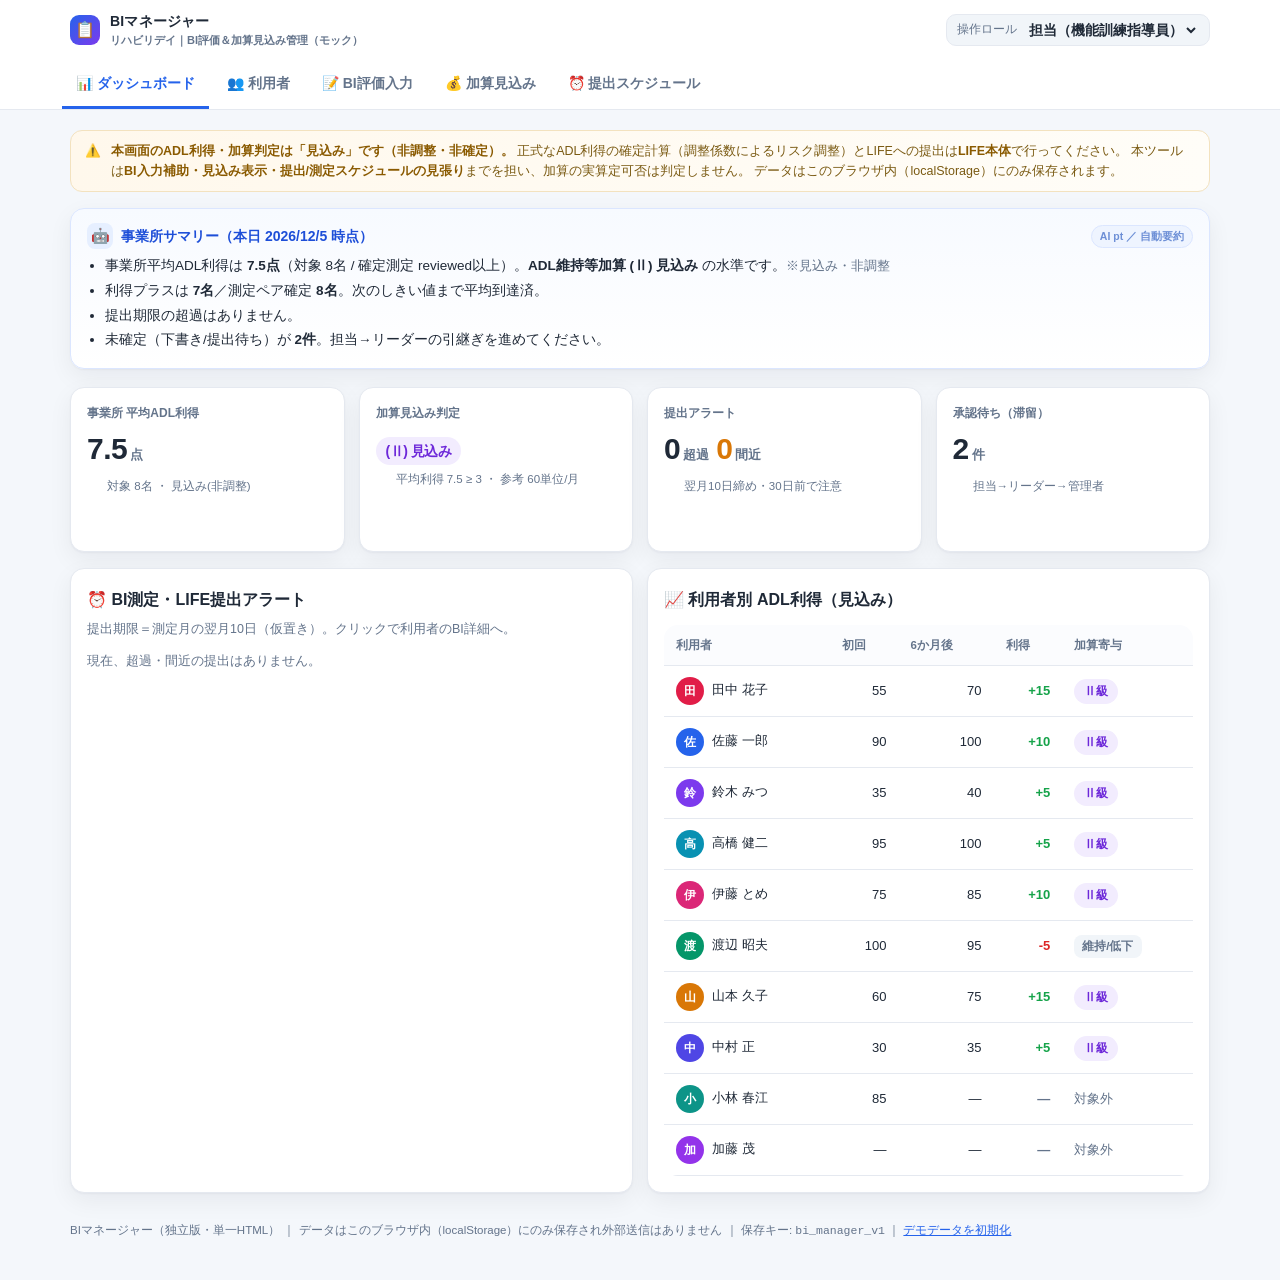
<file: docs/bi-manager.html>
<!doctype html>
<html lang="ja">
<head>
<meta charset="utf-8">
<meta name="viewport" content="width=device-width, initial-scale=1">
<title>BIマネージャー ─ リハビリデイ BI評価＆加算見込み管理</title>
<style>
  :root{
    --bg:#f4f7fb; --panel:#ffffff; --ink:#1f2937; --sub:#64748b; --line:#e5e9f0;
    --brand:#2563eb; --brand-soft:#eff5ff; --ok:#16a34a; --ok-soft:#e9f8ef;
    --warn:#d97706; --warn-soft:#fff5e6; --bad:#dc2626; --bad-soft:#fdeceb;
    --grape:#7c3aed; --grape-soft:#f2ecfe; --chip:#f1f5f9;
    --shadow:0 1px 2px rgba(16,24,40,.04),0 8px 24px rgba(16,24,40,.06);
  }
  *{box-sizing:border-box}
  html,body{margin:0}
  body{font-family:"Segoe UI","Hiragino Kaku Gothic ProN","Yu Gothic UI",Meiryo,sans-serif;
    background:var(--bg); color:var(--ink); font-size:14px; line-height:1.6; -webkit-font-smoothing:antialiased}
  a{color:var(--brand)}
  /* ---- top bar ---- */
  header{position:sticky;top:0;z-index:30;background:rgba(255,255,255,.92);backdrop-filter:blur(6px);
    border-bottom:1px solid var(--line)}
  .bar{max-width:1180px;margin:0 auto;padding:10px 20px;display:flex;align-items:center;gap:14px;flex-wrap:wrap}
  .logo{display:flex;align-items:center;gap:10px;font-weight:800;letter-spacing:.2px}
  .logo .mark{width:30px;height:30px;border-radius:9px;background:linear-gradient(135deg,#2563eb,#7c3aed);
    display:grid;place-items:center;color:#fff;font-size:16px}
  .logo small{display:block;font-weight:600;color:var(--sub);font-size:11px;letter-spacing:0}
  .grow{flex:1}
  .role{display:flex;align-items:center;gap:8px;background:var(--chip);border:1px solid var(--line);
    padding:5px 10px;border-radius:10px}
  .role label{font-size:12px;color:var(--sub)}
  .role select{border:0;background:transparent;font:inherit;font-weight:700;color:var(--ink);outline:none;cursor:pointer}
  /* ---- tabs ---- */
  nav{max-width:1180px;margin:0 auto;padding:0 12px;display:flex;gap:4px;overflow-x:auto}
  nav button{border:0;background:transparent;padding:12px 14px;font:inherit;font-weight:700;color:var(--sub);
    cursor:pointer;border-bottom:3px solid transparent;white-space:nowrap;border-radius:8px 8px 0 0}
  nav button:hover{color:var(--ink);background:#fafbfe}
  nav button.on{color:var(--brand);border-bottom-color:var(--brand)}
  nav button .n{display:inline-block;min-width:18px;padding:0 5px;margin-left:6px;border-radius:9px;
    background:var(--chip);color:var(--sub);font-size:11px;font-weight:800}
  nav button.on .n{background:var(--brand-soft);color:var(--brand)}
  /* ---- layout ---- */
  main{max-width:1180px;margin:0 auto;padding:20px}
  .scope{background:linear-gradient(90deg,#fff8ec,#fffdf8);border:1px solid #f3e2bf;border-radius:12px;
    padding:10px 14px;font-size:12.5px;color:#7a5a12;margin-bottom:16px;display:flex;gap:10px;align-items:flex-start}
  .scope b{color:#8a5a00}
  h2.sec{font-size:16px;margin:2px 0 12px}
  .sub{color:var(--sub);font-size:12.5px}
  /* AI panel */
  .ai{border:1px solid #dbe6ff;background:linear-gradient(180deg,#f7faff,#ffffff);border-radius:14px;
    padding:14px 16px;margin-bottom:18px;box-shadow:var(--shadow)}
  .ai .hd{display:flex;align-items:center;gap:8px;font-weight:800;color:#1d4ed8;margin-bottom:6px}
  .ai .hd .bot{width:26px;height:26px;border-radius:8px;background:#e6efff;display:grid;place-items:center;font-size:15px}
  .ai .hd .tag{margin-left:auto;font-size:10.5px;font-weight:800;color:#6d8fd6;background:#eef4ff;
    border:1px solid #dbe6ff;padding:2px 8px;border-radius:20px}
  .ai ul{margin:6px 0 0;padding-left:18px}
  .ai li{margin:3px 0}
  .ai .big{font-size:13.5px}
  /* cards / kpi */
  .grid{display:grid;gap:14px}
  .k4{grid-template-columns:repeat(4,1fr)}
  .k3{grid-template-columns:repeat(3,1fr)}
  .k2{grid-template-columns:repeat(2,1fr)}
  @media(max-width:900px){.k4,.k3{grid-template-columns:repeat(2,1fr)}.k2{grid-template-columns:1fr}}
  @media(max-width:560px){.k4,.k3,.k2{grid-template-columns:1fr}}
  .card{background:var(--panel);border:1px solid var(--line);border-radius:14px;padding:16px;box-shadow:var(--shadow)}
  .kpi .lab{font-size:12px;color:var(--sub);font-weight:700}
  .kpi .val{font-size:30px;font-weight:800;letter-spacing:-.5px;margin-top:2px}
  .kpi .val small{font-size:13px;color:var(--sub);font-weight:700}
  .kpi .foot{font-size:11.5px;color:var(--sub);margin-top:4px}
  /* badges / chips */
  .badge{display:inline-flex;align-items:center;gap:5px;font-weight:800;font-size:12px;padding:3px 10px;border-radius:20px}
  .b-ok{background:var(--ok-soft);color:#0f7a37}
  .b-warn{background:var(--warn-soft);color:#a35a06}
  .b-bad{background:var(--bad-soft);color:#b42318}
  .b-brand{background:var(--brand-soft);color:#1d4ed8}
  .b-grape{background:var(--grape-soft);color:#6d28d9}
  .b-mut{background:var(--chip);color:var(--sub)}
  .chip{display:inline-flex;align-items:center;gap:5px;font-size:11.5px;font-weight:700;padding:2px 8px;border-radius:8px;background:var(--chip);color:var(--sub)}
  /* table */
  .tblwrap{overflow-x:auto;border:1px solid var(--line);border-radius:14px;background:#fff;box-shadow:var(--shadow)}
  table{border-collapse:collapse;width:100%;min-width:720px;font-size:13px}
  th,td{padding:11px 12px;text-align:left;border-bottom:1px solid var(--line);white-space:nowrap}
  th{background:#fbfcfe;color:var(--sub);font-size:11.5px;font-weight:800;position:sticky;top:0}
  tbody tr{cursor:pointer}
  tbody tr:hover{background:#f8faff}
  td.num{text-align:right;font-variant-numeric:tabular-nums}
  .delta-up{color:var(--ok);font-weight:800}
  .delta-dn{color:var(--bad);font-weight:800}
  .delta-0{color:var(--sub);font-weight:800}
  .avatar{width:28px;height:28px;border-radius:50%;display:inline-grid;place-items:center;color:#fff;font-weight:800;font-size:12px;margin-right:8px;vertical-align:middle}
  /* toolbar */
  .toolbar{display:flex;gap:8px;flex-wrap:wrap;align-items:center;margin-bottom:14px}
  .toolbar input,.toolbar select{padding:8px 11px;border:1px solid var(--line);border-radius:10px;font:inherit;background:#fff}
  .toolbar input{min-width:200px}
  .btn{border:0;border-radius:10px;padding:9px 14px;font:inherit;font-weight:800;cursor:pointer}
  .btn-primary{background:var(--brand);color:#fff}
  .btn-primary:hover{filter:brightness(1.06)}
  .btn-ghost{background:#fff;border:1px solid var(--line);color:var(--ink)}
  .btn-ghost:hover{background:#f6f8fc}
  .btn-ok{background:var(--ok);color:#fff}
  .btn-warn{background:var(--warn);color:#fff}
  .btn-bad{background:#fff;border:1px solid #f2c4c0;color:var(--bad)}
  .btn:disabled{opacity:.45;cursor:not-allowed}
  .btn-sm{padding:6px 11px;font-size:12.5px}
  /* progress */
  .bar-track{height:8px;border-radius:6px;background:var(--chip);overflow:hidden;min-width:90px}
  .bar-fill{height:100%;border-radius:6px;background:linear-gradient(90deg,#2563eb,#7c3aed)}
  /* modal */
  .overlay{position:fixed;inset:0;background:rgba(15,23,42,.42);backdrop-filter:blur(2px);z-index:50;
    display:none;align-items:flex-start;justify-content:center;padding:32px 16px;overflow:auto}
  .overlay.on{display:flex}
  .modal{background:#fff;border-radius:16px;width:100%;max-width:720px;box-shadow:0 24px 60px rgba(16,24,40,.24);
    animation:pop .16s ease}
  .modal.sm{max-width:440px}
  @keyframes pop{from{transform:translateY(8px) scale(.98);opacity:0}to{transform:none;opacity:1}}
  .modal .mhd{display:flex;align-items:center;gap:10px;padding:16px 20px;border-bottom:1px solid var(--line)}
  .modal .mhd h3{margin:0;font-size:16px}
  .modal .mhd .x{margin-left:auto;border:0;background:var(--chip);width:30px;height:30px;border-radius:9px;cursor:pointer;font-size:16px;color:var(--sub)}
  .modal .mbd{padding:18px 20px;max-height:64vh;overflow:auto}
  .modal .mft{padding:14px 20px;border-top:1px solid var(--line);display:flex;gap:10px;justify-content:flex-end;flex-wrap:wrap}
  /* form */
  .frow{display:grid;grid-template-columns:repeat(3,1fr);gap:12px;margin-bottom:14px}
  @media(max-width:560px){.frow{grid-template-columns:1fr}}
  .fld label{display:block;font-size:12px;font-weight:700;color:var(--sub);margin-bottom:4px}
  .fld select,.fld input,.fld textarea{width:100%;padding:9px 11px;border:1px solid var(--line);border-radius:10px;font:inherit;background:#fff}
  .items{display:grid;gap:10px}
  .item{border:1px solid var(--line);border-radius:12px;padding:10px 12px}
  .item .top{display:flex;align-items:center;gap:8px;margin-bottom:8px}
  .item .top b{font-size:13.5px}
  .item .top .mx{margin-left:auto;font-size:11px;color:var(--sub);font-weight:700}
  .segs{display:flex;gap:6px;flex-wrap:wrap}
  .seg{border:1px solid var(--line);background:#fff;border-radius:9px;padding:7px 10px;cursor:pointer;font-size:12px;
    display:flex;flex-direction:column;gap:1px;min-width:74px}
  .seg .pt{font-weight:800}
  .seg .ds{font-size:10.5px;color:var(--sub);white-space:normal}
  .seg.on{border-color:var(--brand);background:var(--brand-soft);box-shadow:inset 0 0 0 1px var(--brand)}
  .seg .lay{font-size:10px;font-weight:800}
  .livebar{position:sticky;bottom:0;background:linear-gradient(0deg,#fff,#fff 60%,rgba(255,255,255,0));
    padding-top:8px;display:flex;align-items:center;gap:12px;margin-top:6px}
  .livebar .tot{font-size:24px;font-weight:800}
  /* detail */
  .kv{display:grid;grid-template-columns:120px 1fr;gap:6px 12px;font-size:13px}
  .kv .k{color:var(--sub);font-weight:700}
  .itemtable{width:100%;min-width:0;font-size:12.5px;margin-top:4px}
  .itemtable td,.itemtable th{padding:6px 8px;white-space:normal}
  .timeline{border-left:2px solid var(--line);margin-left:6px;padding-left:14px}
  .tl{position:relative;margin-bottom:10px}
  .tl:before{content:"";position:absolute;left:-21px;top:4px;width:10px;height:10px;border-radius:50%;background:var(--brand)}
  .tl .w{font-size:11.5px;color:var(--sub)}
  /* stage rail */
  .rail{display:flex;align-items:center;gap:6px;flex-wrap:wrap;margin:2px 0 12px}
  .rail .st{display:flex;align-items:center;gap:6px}
  .rail .dot{width:22px;height:22px;border-radius:50%;display:grid;place-items:center;font-size:11px;font-weight:800;
    background:var(--chip);color:var(--sub);border:2px solid var(--line)}
  .rail .st.done .dot{background:var(--ok);color:#fff;border-color:var(--ok)}
  .rail .st.cur .dot{background:var(--brand);color:#fff;border-color:var(--brand);box-shadow:0 0 0 4px var(--brand-soft)}
  .rail .st .nm{font-size:11.5px;font-weight:700;color:var(--sub)}
  .rail .st.cur .nm,.rail .st.done .nm{color:var(--ink)}
  .rail .arw{color:var(--line);font-weight:800}
  /* schedule alert rows */
  .alert{display:flex;gap:12px;align-items:center;padding:12px 14px;border:1px solid var(--line);border-radius:12px;background:#fff;margin-bottom:8px;cursor:pointer}
  .alert:hover{background:#f8faff}
  .alert .ic{width:34px;height:34px;border-radius:10px;display:grid;place-items:center;font-size:17px;flex:none}
  .a-bad .ic{background:var(--bad-soft)} .a-warn .ic{background:var(--warn-soft)} .a-info .ic{background:var(--brand-soft)}
  .alert .m{flex:1;min-width:0}
  .alert .m b{font-size:13.5px}
  .alert .m .d{font-size:12px;color:var(--sub)}
  .toast{position:fixed;left:50%;bottom:24px;transform:translateX(-50%) translateY(20px);opacity:0;
    background:#111827;color:#fff;padding:11px 18px;border-radius:12px;font-weight:700;font-size:13px;z-index:80;
    transition:.25s;box-shadow:0 12px 30px rgba(0,0,0,.25);pointer-events:none}
  .toast.on{opacity:1;transform:translateX(-50%)}
  .foot{max-width:1180px;margin:8px auto 40px;padding:0 20px;color:var(--sub);font-size:11.5px}
  .legend{display:flex;gap:14px;flex-wrap:wrap;font-size:11.5px;color:var(--sub);margin:6px 2px 0}
  .miss{color:var(--sub)}
</style>
</head>
<body>
<header>
  <div class="bar">
    <div class="logo"><span class="mark">📋</span><div>BIマネージャー<small>リハビリデイ｜BI評価＆加算見込み管理（モック）</small></div></div>
    <div class="grow"></div>
    <div class="role">
      <label>操作ロール</label>
      <select id="roleSel">
        <option value="staff">担当（機能訓練指導員）</option>
        <option value="leader">リーダー</option>
        <option value="manager">管理者</option>
      </select>
    </div>
  </div>
  <nav id="nav"></nav>
</header>

<main id="app"></main>

<div class="foot">
  BIマネージャー（独立版・単一HTML） ｜ データはこのブラウザ内（localStorage）にのみ保存され外部送信はありません ｜ 保存キー: <code id="skLabel"></code>
  ｜ <a href="#" id="resetLink">デモデータを初期化</a>
</div>

<div class="overlay" id="overlay"><div class="modal" id="modal"></div></div>
<div class="toast" id="toast"></div>

<script>
/* =========================================================================
   BIマネージャー  ─ 独立版・単一HTMLモック（localStorage / 日本語 / 白基調）
   ※ 他アプリ非依存。利用者・承認ワークフロー・保存領域をすべて本アプリ内に自己完結。
   -------------------------------------------------------------------------
   ★ このツールの立ち位置（画面にも明記）
     - BI入力補助・ADL利得の「見込み」表示・測定/提出スケジュールの見張りまで。
     - 正式なADL利得の確定計算（調整係数によるリスク調整）とLIFE提出はLIFE本体の役割。
       本ツールの数値は確定値ではありません（＝非調整・見込み）。
   ========================================================================= */

/* -------------------------------------------------------------------------
   Barthel Index 標準配点（合計100点満点）── 唯一の根拠 / 捏造禁止
   出典準拠: docs/bi-spec.md §1(A)（標準Barthel Index）
   各項目「取りうる配点のみ」を options に定義。layer=3層振分(自立/一部介助/全介助)。
   ※ layer は各点数を 満点→自立 / 0→全介助 / 中間→一部介助 に機械的に振り分け。
   ------------------------------------------------------------------------- */
const ITEMS = [
  {key:'feeding', label:'食事', max:10, options:[
    {v:10,d:'自立（自助具可）'},{v:5,d:'一部介助（切る等）'},{v:0,d:'全介助'}]},
  {key:'transfer', label:'移乗（椅子⇔ベッド）', max:15, options:[
    {v:15,d:'自立'},{v:10,d:'最小介助・監視'},{v:5,d:'座位可・移乗に多大介助'},{v:0,d:'全介助'}]},
  {key:'grooming', label:'整容', max:5, options:[
    {v:5,d:'自立（洗面/整髪/歯磨/髭）'},{v:0,d:'介助'}]},
  {key:'toilet', label:'トイレ動作', max:10, options:[
    {v:10,d:'自立'},{v:5,d:'一部介助'},{v:0,d:'全介助'}]},
  {key:'bathing', label:'入浴', max:5, options:[
    {v:5,d:'自立'},{v:0,d:'介助'}]},
  {key:'mobility', label:'歩行（移動）', max:15, options:[
    {v:15,d:'自立（45m以上）'},{v:10,d:'介助歩行（45m）'},{v:5,d:'歩行不能・車椅子操作自立（45m）'},{v:0,d:'全介助'}]},
  {key:'stairs', label:'階段昇降', max:10, options:[
    {v:10,d:'自立'},{v:5,d:'介助・監視'},{v:0,d:'不能'}]},
  {key:'dressing', label:'更衣', max:10, options:[
    {v:10,d:'自立（ボタン/靴含む）'},{v:5,d:'一部介助'},{v:0,d:'全介助'}]},
  {key:'bowels', label:'排便コントロール', max:10, options:[
    {v:10,d:'失禁なし'},{v:5,d:'時に失禁'},{v:0,d:'失禁・管理'}]},
  {key:'bladder', label:'排尿コントロール', max:10, options:[
    {v:10,d:'失禁なし'},{v:5,d:'時に失禁'},{v:0,d:'失禁・カテーテル'}]},
];
const ITEM_ORDER = ITEMS.map(i=>i.key);
function layerOf(item,v){ if(v===item.max) return '自立'; if(v===0) return '全介助'; return '一部介助'; }
function layerColor(l){ return l==='自立'?'b-ok':l==='全介助'?'b-bad':'b-warn'; }

/* -------- 加算・スケジュール定数（仮置き・定数化して差し替え可能） -------- */
const ADD_ON = { I:1, II:3 };          // ADL維持等加算 平均利得しきい値（令和6年改定: Ⅱは3以上）
const UNITS  = { I:30, II:60 };        // 単位/月（参考表示）
const DEADLINE_DAY = 10;               // 提出期限＝測定月の翌月10日（仮置き）
const NEAR_DAYS = 30;                  // 期限「間近」しきい値（仮置き・定数）
const SUBMIT_GRACE = 30;               // 締切をこれ以上過ぎた測定は「周期外(対応済み想定)」として能動アラートから除外
const AGG_MIN_STATUS = 'reviewed';     // 集計対象は「リーダー確認済(reviewed)」以上

/* -------- 承認ワークフロー（段階ゲート／引継型：担当→リーダー→管理者） -------- */
const STAGES = ['draft','submitted','reviewed','approved'];
const STAGE_LABEL = {draft:'下書き',submitted:'提出済',reviewed:'確認済',approved:'承認済',rejected:'差戻し'};
const STAGE_ORDER = {draft:0,submitted:1,reviewed:2,approved:3};
// 各遷移に必要なロール（引継型）
const GATE = {
  submit:  {from:'draft',     to:'submitted', role:'staff',   label:'提出する',   cls:'btn-primary'},
  review:  {from:'submitted', to:'reviewed',  role:'leader',  label:'確認する',   cls:'btn-ok'},
  approve: {from:'reviewed',  to:'approved',  role:'manager', label:'承認する',   cls:'btn-ok'},
};
const ROLE_LABEL = {staff:'担当',leader:'リーダー',manager:'管理者'};

/* =========================================================================
   STORE_KEY 昇格（バージョン付き）＋マイグレーション
   ========================================================================= */
const STORE_KEY = 'bi_manager_v1';             // ← 独立アプリ専用の保存キー（昇格対応）
const LEGACY_KEYS = ['bi_manager_v0'];         // 旧バージョンからの自動移行（昇格）。他アプリのキーは参照しない
const SCHEMA_VERSION = 1;
document.getElementById('skLabel').textContent = STORE_KEY;

function nowISO(){ return new Date().toISOString(); }

/* ---- デモseed ---- */
function seedState(){
  const U = [
    ['u01','田中 花子','女',84,'要介護2','#e11d48'],
    ['u02','佐藤 一郎','男',78,'要介護1','#2563eb'],
    ['u03','鈴木 みつ','女',90,'要介護3','#7c3aed'],
    ['u04','高橋 健二','男',72,'要支援2','#0891b2'],
    ['u05','伊藤 とめ','女',87,'要介護2','#db2777'],
    ['u06','渡辺 昭夫','男',80,'要介護1','#059669'],
    ['u07','山本 久子','女',83,'要介護2','#d97706'],
    ['u08','中村 正','男',76,'要介護3','#4f46e5'],
    ['u09','小林 春江','女',88,'要介護1','#0d9488'],
    ['u10','加藤 茂','男',81,'要介護2','#9333ea'],
  ].map(([id,name,sex,age,care,color])=>({id,name,sex,age,care,color}));

  // items配列は ITEM_ORDER 順（食事,移乗,整容,トイレ,入浴,歩行,階段,更衣,排便,排尿）
  // [userId, phase, month, itemsArray, status]
  const R = [
    ['u01','initial','2025-12',[5,10,0,5,0,10,5,5,10,5],'approved'],
    ['u01','followup','2026-06',[10,10,5,5,0,10,5,10,10,5],'approved'],
    ['u02','initial','2026-01',[10,15,5,10,5,10,5,10,10,10],'reviewed'],
    ['u02','followup','2026-07',[10,15,5,10,5,15,10,10,10,10],'reviewed'],
    ['u03','initial','2025-12',[5,5,0,5,0,5,0,5,5,5],'reviewed'],
    ['u03','followup','2026-06',[5,10,0,5,0,5,0,5,5,5],'reviewed'],
    ['u04','initial','2026-01',[10,15,5,10,5,10,10,10,10,10],'reviewed'],
    ['u04','followup','2026-07',[10,15,5,10,5,15,10,10,10,10],'reviewed'],
    ['u05','initial','2025-12',[5,10,5,10,0,10,5,10,10,10],'approved'],
    ['u05','followup','2026-06',[10,10,5,10,5,10,5,10,10,10],'approved'],
    ['u06','initial','2026-01',[10,15,5,10,5,15,10,10,10,10],'reviewed'],
    ['u06','followup','2026-07',[10,15,5,10,0,15,10,10,10,10],'reviewed'],
    ['u07','initial','2025-12',[5,10,0,5,0,10,5,5,10,10],'reviewed'],
    ['u07','followup','2026-06',[5,10,5,10,0,10,5,10,10,10],'reviewed'],
    ['u08','initial','2026-01',[0,5,0,5,0,5,0,5,5,5],'reviewed'],
    ['u08','followup','2026-07',[5,5,0,5,0,5,0,5,5,5],'reviewed'],
    // 進行中（集計対象外）：u09 は6か月後が下書き、u10 は初回のみ提出済
    ['u09','initial','2026-02',[10,10,5,10,5,10,5,10,10,10],'reviewed'],
    ['u09','followup','2026-08',[10,15,5,10,5,10,5,10,10,10],'draft'],
    ['u10','initial','2026-03',[5,10,0,5,0,5,5,5,10,5],'submitted'],
  ];
  const bi = R.map((r,idx)=>{
    const [userId,phase,measuredMonth,arr,status]=r;
    const items={}; ITEM_ORDER.forEach((k,i)=>items[k]=arr[i]);
    const total=arr.reduce((a,b)=>a+b,0);
    // 状態に応じた承認履歴（引継型の足跡）
    const hist=[{stage:'draft',by:'担当',at:measuredMonth+'-05T09:10',comment:'BI測定を入力'}];
    if(STAGE_ORDER[status]>=1) hist.push({stage:'submitted',by:'担当（機能訓練指導員）',at:measuredMonth+'-05T17:20',comment:'内容確認のうえ提出'});
    if(STAGE_ORDER[status]>=2) hist.push({stage:'reviewed',by:'リーダー',at:measuredMonth+'-07T10:05',comment:'測定妥当。確定測定として集計対象に'});
    if(STAGE_ORDER[status]>=3) hist.push({stage:'approved',by:'管理者',at:measuredMonth+'-08T13:40',comment:'承認。記録として確定'});
    return {id:'bi'+String(idx+1).padStart(3,'0'),userId,phase,measuredMonth,items,total,
      note:'', status, history:hist};
  });
  return {v:SCHEMA_VERSION, users:U, bi, seededAt:nowISO()};
}

/* ---- load / migrate / save ---- */
function migrate(d){
  if(!d) return null;
  if(!Array.isArray(d.bi)) d.bi=[];          // バックフィル
  if(!Array.isArray(d.users)) d.users=[];
  d.bi.forEach(r=>{ if(!Array.isArray(r.history)) r.history=[];
    if(typeof r.total!=='number') r.total=ITEM_ORDER.reduce((a,k)=>a+(r.items?.[k]||0),0); });
  d.v=SCHEMA_VERSION;
  return d;
}
function load(){
  let raw=localStorage.getItem(STORE_KEY);
  if(!raw){ // 旧キーからの昇格移行
    for(const lk of LEGACY_KEYS){ const old=localStorage.getItem(lk);
      if(old){ raw=old; break; } }
  }
  if(!raw){ const s=seedState(); save(s); return s; }
  try{ const d=migrate(JSON.parse(raw)); save(d); return d; }
  catch(e){ const s=seedState(); save(s); return s; }
}
function save(s){ localStorage.setItem(STORE_KEY, JSON.stringify(s)); }

let STATE = load();
let ROLE = 'staff';
let TAB = 'dash';

/* =========================================================================
   純関数：集計・スケジュール
   ========================================================================= */
const userById = id => STATE.users.find(u=>u.id===id);
const recTotal = r => ITEM_ORDER.reduce((a,k)=>a+(r.items[k]||0),0);
function recOf(userId,phase){ return STATE.bi.find(r=>r.userId===userId && r.phase===phase); }
function isCounted(r){ return r && STAGE_ORDER[r.status]!==undefined && STAGE_ORDER[r.status]>=STAGE_ORDER[AGG_MIN_STATUS]; }

// 個人利得（両時点が「確定測定=reviewed以上」で揃う場合のみ）
function gainOf(userId){
  const a=recOf(userId,'initial'), b=recOf(userId,'followup');
  if(isCounted(a) && isCounted(b)) return recTotal(b)-recTotal(a);
  return null;
}
function officeAvgGain(){
  const gs=STATE.users.map(u=>gainOf(u.id)).filter(g=>g!==null);
  if(!gs.length) return {avg:null,n:0,list:gs};
  return {avg:gs.reduce((a,b)=>a+b,0)/gs.length, n:gs.length, list:gs};
}
function addOnVerdict(avg){
  if(avg===null) return {level:'—',cls:'b-mut',text:'算定対象データなし'};
  if(avg>=ADD_ON.II) return {level:'(Ⅱ) 見込み',cls:'b-grape',text:`平均利得 ${fx(avg)} ≥ ${ADD_ON.II}`,units:UNITS.II};
  if(avg>=ADD_ON.I)  return {level:'(Ⅰ) 見込み',cls:'b-ok',text:`平均利得 ${fx(avg)} ≥ ${ADD_ON.I}`,units:UNITS.I};
  return {level:'未達',cls:'b-warn',text:`平均利得 ${fx(avg)} < ${ADD_ON.I}`};
}

/* -------- スケジュール／期限 -------- */
function ymToDate(ym,day){ const [y,m]=ym.split('-').map(Number); return new Date(y,m-1,day); }
function addMonths(ym,n){ const [y,m]=ym.split('-').map(Number); const d=new Date(y,m-1+n,1);
  return d.getFullYear()+'-'+String(d.getMonth()+1).padStart(2,'0'); }
function deadlineOf(measuredMonth){ const nm=addMonths(measuredMonth,1); return ymToDate(nm,DEADLINE_DAY); }
function today(){ return new Date(); } // 実行時の当日基準
function daysBetween(a,b){ return Math.round((a-b)/86400000); }
function fmtDate(d){ return `${d.getFullYear()}/${d.getMonth()+1}/${d.getDate()}`; }
function fmtYm(ym){ const [y,m]=ym.split('-'); return `${y}/${Number(m)}月`; }

// 提出アラート：確定測定(reviewed以上)を「提出見張り対象」とみなす
function deadlineStatus(measuredMonth){
  const dl=deadlineOf(measuredMonth); const t=today(); const diff=daysBetween(dl,t);
  if(diff < -SUBMIT_GRACE) return {kind:'closed',cls:'b-mut',icon:'☑️',text:'周期外（対応済み想定）',dl};
  if(diff<0) return {kind:'over',cls:'b-bad',icon:'🔴',text:`超過（${-diff}日）`,dl};
  if(diff<=NEAR_DAYS) return {kind:'near',cls:'b-warn',icon:'🟡',text:`あと${diff}日`,dl};
  return {kind:'ok',cls:'b-mut',icon:'⚪',text:`あと${diff}日`,dl};
}
// 次回BI測定月（直近measuredMonth+6）
function nextMeasureMonth(userId){
  const f=recOf(userId,'followup'), i=recOf(userId,'initial');
  const base=f?f.measuredMonth:(i?i.measuredMonth:null);
  return base?addMonths(base,6):null;
}

/* schedule行の組み立て（提出見張り＋次回測定） */
function scheduleRows(){
  const rows=[];
  STATE.users.forEach(u=>{
    ['initial','followup'].forEach(ph=>{
      const r=recOf(u.id,ph); if(!r) return;
      const counted=isCounted(r);
      const ds=deadlineStatus(r.measuredMonth);
      rows.push({type:'submit',user:u,rec:r,phase:ph,ds,counted});
    });
    const nm=nextMeasureMonth(u.id);
    if(nm){ const t=today(); const nmDate=ymToDate(nm,1);
      const diff=daysBetween(nmDate,t);
      // 次回測定が「今月+1」以内なら注意
      rows.push({type:'measure',user:u,nextMonth:nm,near:diff<=45 && diff>-32,diff});
    }
  });
  return rows;
}

/* =========================================================================
   小物
   ========================================================================= */
function fx(n){ return (Math.round(n*10)/10).toString(); }
function esc(s){ return String(s).replace(/[&<>"']/g,c=>({'&':'&amp;','<':'&lt;','>':'&gt;','"':'&quot;',"'":'&#39;'}[c])); }
function el(html){ const t=document.createElement('template'); t.innerHTML=html.trim(); return t.content.firstElementChild; }
function avatar(u){ return `<span class="avatar" style="background:${u.color}">${esc(u.name[0])}</span>`; }
function toast(msg){ const t=document.getElementById('toast'); t.textContent=msg; t.classList.add('on');
  clearTimeout(t._t); t._t=setTimeout(()=>t.classList.remove('on'),1900); }

/* =========================================================================
   モーダル（confirm禁止 → 自作モーダル）
   ========================================================================= */
const overlay=document.getElementById('overlay'), modalEl=document.getElementById('modal');
function openModal(html,size){ modalEl.className='modal'+(size==='sm'?' sm':''); modalEl.innerHTML=html;
  overlay.classList.add('on'); }
function closeModal(){ overlay.classList.remove('on'); modalEl.innerHTML=''; }
overlay.addEventListener('click',e=>{ if(e.target===overlay) closeModal(); });
document.addEventListener('keydown',e=>{ if(e.key==='Escape') closeModal(); });

function confirmModal({title,body,okLabel='OK',okCls='btn-primary',onOk}){
  openModal(`
    <div class="mhd"><h3>${esc(title)}</h3><button class="x" onclick="closeModal()">✕</button></div>
    <div class="mbd">${body}</div>
    <div class="mft">
      <button class="btn btn-ghost" onclick="closeModal()">キャンセル</button>
      <button class="btn ${okCls}" id="cmOk">${esc(okLabel)}</button>
    </div>`,'sm');
  document.getElementById('cmOk').onclick=()=>{ onOk&&onOk(); };
}

/* =========================================================================
   ナビ描画
   ========================================================================= */
const TABS=[
  {id:'dash',  label:'📊 ダッシュボード'},
  {id:'users', label:'👥 利用者'},
  {id:'input', label:'📝 BI評価入力'},
  {id:'addon', label:'💰 加算見込み'},
  {id:'sched', label:'⏰ 提出スケジュール'},
];
function renderNav(){
  const nav=document.getElementById('nav'); nav.innerHTML='';
  const alerts=scheduleRows().filter(r=>r.type==='submit' && r.counted && (r.ds.kind==='over'||r.ds.kind==='near')).length;
  TABS.forEach(t=>{
    const b=el(`<button class="${t.id===TAB?'on':''}">${t.label}${t.id==='sched'&&alerts?`<span class="n">${alerts}</span>`:''}</button>`);
    b.onclick=()=>{ TAB=t.id; renderNav(); render(); window.scrollTo({top:0,behavior:'smooth'}); };
    nav.appendChild(b);
  });
}

/* 共通：立ち位置の注記 */
const SCOPE_NOTE=`<div class="scope">⚠️
  <div><b>本画面のADL利得・加算判定は「見込み」です（非調整・非確定）。</b>
  正式なADL利得の確定計算（調整係数によるリスク調整）とLIFEへの提出は<b>LIFE本体</b>で行ってください。
  本ツールは<b>BI入力補助・見込み表示・提出/測定スケジュールの見張り</b>までを担い、加算の実算定可否は判定しません。
  データはこのブラウザ内（localStorage）にのみ保存されます。</div></div>`;

function aiPanel(title,lines){
  return `<div class="ai"><div class="hd"><span class="bot">🤖</span>${esc(title)}
    <span class="tag">AI pt ／ 自動要約</span></div>
    <ul class="big">${lines.map(l=>`<li>${l}</li>`).join('')}</ul></div>`;
}

/* =========================================================================
   TAB 1: ダッシュボード
   ========================================================================= */
function viewDash(){
  const off=officeAvgGain(); const verdict=addOnVerdict(off.avg);
  const rows=scheduleRows();
  const overdue=rows.filter(r=>r.type==='submit'&&r.counted&&r.ds.kind==='over');
  const near=rows.filter(r=>r.type==='submit'&&r.counted&&r.ds.kind==='near');
  const measuredUsers=STATE.users.filter(u=>gainOf(u.id)!==null).length;
  const improved=STATE.users.filter(u=>{const g=gainOf(u.id); return g!==null&&g>0;}).length;
  const pending=STATE.bi.filter(r=>!isCounted(r)).length;

  const alertCards=[...overdue.map(r=>({...r,tone:'a-bad'})),...near.map(r=>({...r,tone:'a-warn'}))]
    .map(r=>`<div class="alert ${r.tone}" onclick="openDetail('${r.rec.userId}')">
      <div class="ic">${r.ds.icon}</div>
      <div class="m"><b>${avatar(r.user)}${esc(r.user.name)} ／ ${r.phase==='initial'?'初回':'6か月後'}測定（${fmtYm(r.rec.measuredMonth)}）</b>
      <div class="d">LIFE提出期限 ${fmtDate(r.ds.dl)} ・ <span class="badge ${r.ds.cls}">${r.ds.text}</span></div></div>
      <span class="chip">詳細 →</span></div>`).join('') || `<div class="sub">現在、超過・間近の提出はありません。</div>`;

  const ai=aiPanel('事業所サマリー（本日 '+fmtDate(today())+' 時点）',[
    `事業所平均ADL利得は <b>${off.avg===null?'—':fx(off.avg)}点</b>（対象 ${off.n}名 / 確定測定 reviewed以上）。<b>ADL維持等加算 ${verdict.level}</b> の水準です。<span class="sub">※見込み・非調整</span>`,
    `利得プラスは <b>${improved}名</b>／測定ペア確定 <b>${measuredUsers}名</b>。次のしきい値まで平均${off.avg===null?'—':(off.avg>=ADD_ON.II?'到達済':fx(ADD_ON.II-off.avg)+'点')}。`,
    overdue.length?`<b style="color:var(--bad)">提出期限超過 ${overdue.length}件</b>。最優先で確認・提出手続きを。`:`提出期限の超過はありません。`,
    pending?`未確定（下書き/提出待ち）が <b>${pending}件</b>。担当→リーダーの引継ぎを進めてください。`:`承認待ちの滞留はありません。`,
  ]);

  return `${SCOPE_NOTE}${ai}
  <div class="grid k4" style="margin-bottom:16px">
    <div class="card kpi"><div class="lab">事業所 平均ADL利得</div>
      <div class="val">${off.avg===null?'—':fx(off.avg)}<small> 点</small></div>
      <div class="foot">対象 ${off.n}名 ・ 見込み(非調整)</div></div>
    <div class="card kpi"><div class="lab">加算見込み判定</div>
      <div class="val" style="font-size:22px;margin-top:8px"><span class="badge ${verdict.cls}" style="font-size:14px">${verdict.level}</span></div>
      <div class="foot">${verdict.text}${verdict.units?` ・ 参考 ${verdict.units}単位/月`:''}</div></div>
    <div class="card kpi"><div class="lab">提出アラート</div>
      <div class="val">${overdue.length}<small> 超過</small> <span style="color:var(--warn)">${near.length}</span><small> 間近</small></div>
      <div class="foot">翌月${DEADLINE_DAY}日締め・${NEAR_DAYS}日前で注意</div></div>
    <div class="card kpi"><div class="lab">承認待ち（滞留）</div>
      <div class="val">${pending}<small> 件</small></div>
      <div class="foot">担当→リーダー→管理者</div></div>
  </div>

  <div class="grid k2">
    <div class="card">
      <h2 class="sec">⏰ BI測定・LIFE提出アラート</h2>
      <p class="sub" style="margin-top:-6px">提出期限＝測定月の翌月${DEADLINE_DAY}日（仮置き）。クリックで利用者のBI詳細へ。</p>
      ${alertCards}
    </div>
    <div class="card">
      <h2 class="sec">📈 利用者別 ADL利得（見込み）</h2>
      <div class="tblwrap" style="box-shadow:none;border:0">
      <table style="min-width:0"><thead><tr><th>利用者</th><th class="num">初回</th><th class="num">6か月後</th><th class="num">利得</th><th>加算寄与</th></tr></thead>
      <tbody>${STATE.users.map(u=>{
        const g=gainOf(u.id); const a=recOf(u.id,'initial'),b=recOf(u.id,'followup');
        const cls=g===null?'delta-0':g>0?'delta-up':g<0?'delta-dn':'delta-0';
        const contrib=g===null?'<span class="miss">対象外</span>':(g>=ADD_ON.II?'<span class="badge b-grape">Ⅱ級</span>':g>=ADD_ON.I?'<span class="badge b-ok">Ⅰ級</span>':g>0?'<span class="chip">微増</span>':'<span class="chip">維持/低下</span>');
        return `<tr onclick="openDetail('${u.id}')"><td>${avatar(u)}${esc(u.name)}</td>
          <td class="num">${a&&isCounted(a)?recTotal(a):'—'}</td>
          <td class="num">${b&&isCounted(b)?recTotal(b):'—'}</td>
          <td class="num ${cls}">${g===null?'—':(g>0?'+':'')+g}</td>
          <td>${contrib}</td></tr>`;
      }).join('')}</tbody></table></div>
    </div>
  </div>`;
}

/* =========================================================================
   TAB 2: 利用者
   ========================================================================= */
function viewUsers(){
  const ai=aiPanel('利用者ポートフォリオ所見',[
    `登録 <b>${STATE.users.length}名</b>。うち初回・6か月後の測定ペアが確定しているのは <b>${STATE.users.filter(u=>gainOf(u.id)!==null).length}名</b>。`,
    `要介護度の重い層ほど伸びしろが大きい傾向。<b>${(()=>{let best=null,bg=-99;STATE.users.forEach(u=>{const g=gainOf(u.id);if(g!==null&&g>bg){bg=g;best=u;}});return best?esc(best.name)+`（+${bg}）`:'—';})()}</b> が最大改善。`,
    `未測定・片側のみの利用者は「BI評価入力」から測定記録を追加してください。`,
  ]);
  const cards=STATE.users.map(u=>{
    const g=gainOf(u.id); const i=recOf(u.id,'initial'),f=recOf(u.id,'followup');
    const cls=g===null?'delta-0':g>0?'delta-up':g<0?'delta-dn':'delta-0';
    const iT=i?recTotal(i):null, fT=f?recTotal(f):null;
    return `<div class="card" style="cursor:pointer" onclick="openDetail('${u.id}')">
      <div style="display:flex;align-items:center;gap:4px">${avatar(u)}
        <div><b>${esc(u.name)}</b><div class="sub">${u.sex}・${u.age}歳・<span class="chip">${u.care}</span></div></div>
        <div style="margin-left:auto;text-align:right">
          <div class="${cls}" style="font-size:20px;font-weight:800">${g===null?'—':(g>0?'+':'')+g}</div>
          <div class="sub" style="font-size:11px">ADL利得(見込)</div></div>
      </div>
      <div style="display:flex;gap:8px;margin-top:12px">
        <div style="flex:1"><div class="sub" style="font-size:11px">初回</div>
          <div style="font-weight:800">${iT!==null?iT:'<span class="miss">未</span>'}<small class="sub"> /100</small></div>
          ${iT!==null?`<div class="bar-track" style="margin-top:4px"><div class="bar-fill" style="width:${iT}%"></div></div>`:''}</div>
        <div style="flex:1"><div class="sub" style="font-size:11px">6か月後</div>
          <div style="font-weight:800">${fT!==null?fT:'<span class="miss">未</span>'}<small class="sub"> /100</small></div>
          ${fT!==null?`<div class="bar-track" style="margin-top:4px"><div class="bar-fill" style="width:${fT}%"></div></div>`:''}</div>
      </div>
      <div style="margin-top:10px;display:flex;gap:6px;flex-wrap:wrap">
        ${i?stagePill(i):''}${f?stagePill(f):'<span class="chip">6か月後 未測定</span>'}
      </div></div>`;
  }).join('');
  return `${SCOPE_NOTE}${ai}<div class="grid k3">${cards}</div>`;
}
function stagePill(r){
  const c=r.status==='approved'?'b-ok':r.status==='reviewed'?'b-brand':r.status==='submitted'?'b-warn':r.status==='rejected'?'b-bad':'b-mut';
  return `<span class="badge ${c}">${r.phase==='initial'?'初回':'6か月後'}：${STAGE_LABEL[r.status]}</span>`;
}

/* =========================================================================
   TAB 3: BI評価入力（一覧＋記録モーダル）
   ========================================================================= */
let filt={q:'',status:'',phase:''};
function viewInput(){
  const ai=aiPanel('入力・承認フローの状況',[
    `承認は<b>段階ゲート（引継型）</b>：担当が入力→<b>提出</b>、リーダーが<b>確認</b>、管理者が<b>承認</b>。確認済(reviewed)以上が加算集計の対象です。`,
    `現在の未確定：下書き ${STATE.bi.filter(r=>r.status==='draft').length}件／提出待ち ${STATE.bi.filter(r=>r.status==='submitted').length}件。あなたのロールは<b>${ROLE_LABEL[ROLE]}</b>。`,
    `10項目は標準Barthel Index（合計100点）に準拠。各項目「取りうる配点のみ」を選択でき、合計は即時ライブ計算されます。`,
  ]);
  const list=STATE.bi.filter(r=>{
    const u=userById(r.userId);
    if(filt.q && !u.name.includes(filt.q)) return false;
    if(filt.status && r.status!==filt.status) return false;
    if(filt.phase && r.phase!==filt.phase) return false;
    return true;
  }).sort((a,b)=> a.userId.localeCompare(b.userId) || (a.phase>b.phase?1:-1));

  const rows=list.map(r=>{
    const u=userById(r.userId); const ds=deadlineStatus(r.measuredMonth);
    return `<tr onclick="openDetail('${r.userId}','${r.id}')">
      <td>${avatar(u)}${esc(u.name)}</td>
      <td>${r.phase==='initial'?'<span class="chip">初回</span>':'<span class="chip">6か月後</span>'}</td>
      <td>${fmtYm(r.measuredMonth)}</td>
      <td class="num"><b>${recTotal(r)}</b><small class="sub"> /100</small></td>
      <td>${stagePill(r)}</td>
      <td><span class="badge ${ds.cls}">${ds.icon} ${ds.text}</span></td>
    </tr>`;
  }).join('') || `<tr><td colspan="6" class="sub" style="text-align:center;padding:24px">該当する記録がありません。</td></tr>`;

  return `${SCOPE_NOTE}${ai}
  <div class="toolbar">
    <input id="fq" placeholder="🔍 利用者名で検索" value="${esc(filt.q)}" oninput="filt.q=this.value;render();const e=document.getElementById('fq');if(e){e.focus();e.setSelectionRange(e.value.length,e.value.length);}">
    <select id="fp" onchange="filt.phase=this.value;render()">
      <option value="">時点：すべて</option><option value="initial"${filt.phase==='initial'?' selected':''}>初回</option>
      <option value="followup"${filt.phase==='followup'?' selected':''}>6か月後</option></select>
    <select id="fs" onchange="filt.status=this.value;render()">
      <option value="">状態：すべて</option>
      ${STAGES.map(s=>`<option value="${s}"${filt.status===s?' selected':''}>${STAGE_LABEL[s]}</option>`).join('')}</select>
    <div class="grow" style="flex:1"></div>
    <button class="btn btn-primary" onclick="openInput()">＋ BI測定を記録</button>
  </div>
  <div class="tblwrap"><table>
    <thead><tr><th>利用者</th><th>時点</th><th>測定月</th><th class="num">BI合計</th><th>承認状態</th><th>提出期限</th></tr></thead>
    <tbody>${rows}</tbody></table></div>
  <div class="legend">凡例：🔴超過 ／ 🟡間近（${NEAR_DAYS}日以内） ／ ⚪余裕　｜　合計は保存時に items から再計算し整合を担保</div>`;
}

/* ---- 入力モーダル ---- */
let draft=null; // {userId,phase,measuredMonth,items{},note}
function openInput(userId,phase){
  const firstUser=userId||STATE.users[0].id;
  draft={userId:firstUser, phase:phase||'initial', measuredMonth:defaultMonth(), items:{}, note:''};
  ITEM_ORDER.forEach(k=>draft.items[k]=null);
  renderInputModal();
}
function defaultMonth(){ const d=today(); return d.getFullYear()+'-'+String(d.getMonth()+1).padStart(2,'0'); }
function draftTotal(){ return ITEM_ORDER.reduce((a,k)=>a+(draft.items[k]??0),0); }
function draftComplete(){ return ITEM_ORDER.every(k=>draft.items[k]!==null); }

function renderInputModal(){
  const total=draftTotal(); const done=ITEM_ORDER.filter(k=>draft.items[k]!==null).length;
  const itemsHtml=ITEMS.map(it=>`
    <div class="item">
      <div class="top"><b>${it.label}</b><span class="mx">満点 ${it.max}</span></div>
      <div class="segs">${it.options.map(o=>{
        const on=draft.items[it.key]===o.v; const lay=layerOf(it,o.v);
        return `<div class="seg ${on?'on':''}" onclick="pick('${it.key}',${o.v})">
          <span class="pt">${o.v}点</span><span class="ds">${o.d}</span>
          <span class="lay"><span class="badge ${layerColor(lay)}" style="padding:1px 6px;font-size:9px">${lay}</span></span></div>`;
      }).join('')}</div>
    </div>`).join('');
  const existing=recOf(draft.userId,draft.phase);
  openModal(`
    <div class="mhd"><h3>📝 BI測定を記録</h3><button class="x" onclick="closeModal()">✕</button></div>
    <div class="mbd">
      <div class="frow">
        <div class="fld"><label>利用者</label>
          <select onchange="draft.userId=this.value;renderInputModal()">
            ${STATE.users.map(u=>`<option value="${u.id}"${u.id===draft.userId?' selected':''}>${esc(u.name)}（${u.care}）</option>`).join('')}</select></div>
        <div class="fld"><label>測定時点</label>
          <select onchange="draft.phase=this.value;renderInputModal()">
            <option value="initial"${draft.phase==='initial'?' selected':''}>初回（利用開始月）</option>
            <option value="followup"${draft.phase==='followup'?' selected':''}>6か月後（7か月目相当）</option></select></div>
        <div class="fld"><label>測定月</label>
          <input type="month" value="${draft.measuredMonth}" onchange="draft.measuredMonth=this.value;renderInputModal()"></div>
      </div>
      ${existing?`<div class="scope" style="margin-bottom:12px">ℹ️ この利用者の「${draft.phase==='initial'?'初回':'6か月後'}」は既に登録済み（合計${recTotal(existing)}点・${STAGE_LABEL[existing.status]}）。保存すると上書きされます。</div>`:''}
      <div class="items">${itemsHtml}</div>
      <div class="fld" style="margin-top:14px"><label>特記事項（任意）</label>
        <textarea rows="2" oninput="draft.note=this.value" placeholder="測定時の状況・補助具・体調など">${esc(draft.note)}</textarea></div>
      <div class="livebar">
        <div>BI合計 <span class="tot">${total}</span><small class="sub"> /100</small></div>
        <div class="bar-track" style="flex:1"><div class="bar-fill" style="width:${total}%"></div></div>
        <div class="sub">${done}/10 項目</div>
      </div>
    </div>
    <div class="mft">
      <button class="btn btn-ghost" onclick="closeModal()">キャンセル</button>
      <button class="btn btn-ghost" ${draftComplete()?'':'disabled'} onclick="saveDraft('draft')">下書き保存</button>
      <button class="btn btn-primary" ${draftComplete()&&ROLE==='staff'?'':'disabled'} onclick="saveDraft('submitted')"
        title="${ROLE==='staff'?'':'提出は担当ロールのみ'}">提出する（担当）</button>
    </div>`);
}
function pick(key,v){ draft.items[key]=v; renderInputModal(); }
function saveDraft(status){
  if(!draftComplete()){ toast('全10項目を選択してください'); return; }
  const total=draftTotal();
  const existing=recOf(draft.userId,draft.phase);
  const hist=[];
  const stamp=nowISO().slice(0,16);
  if(existing){ existing.items={...draft.items}; existing.total=total; existing.note=draft.note;
    existing.status=status; existing.measuredMonth=draft.measuredMonth;
    existing.history.push({stage:status,by:ROLE_LABEL[ROLE],at:stamp,comment:status==='submitted'?'再入力のうえ提出':'下書き更新'});
  } else {
    hist.push({stage:'draft',by:ROLE_LABEL[ROLE],at:stamp,comment:'BI測定を入力'});
    if(status==='submitted') hist.push({stage:'submitted',by:ROLE_LABEL[ROLE],at:stamp,comment:'内容確認のうえ提出'});
    const id='bi'+Date.now().toString(36);
    STATE.bi.push({id,userId:draft.userId,phase:draft.phase,measuredMonth:draft.measuredMonth,
      items:{...draft.items},total,note:draft.note,status,history:hist});
  }
  save(STATE); closeModal(); renderNav(); render();
  toast(status==='submitted'?'提出しました（リーダー確認待ち）':'下書き保存しました');
}

/* =========================================================================
   TAB 4: 加算見込み
   ========================================================================= */
function viewAddon(){
  const off=officeAvgGain(); const verdict=addOnVerdict(off.avg);
  const list=STATE.users.map(u=>({u,g:gainOf(u.id),i:recOf(u.id,'initial'),f:recOf(u.id,'followup')}));
  const counted=list.filter(x=>x.g!==null);
  const distI=counted.filter(x=>x.g>=ADD_ON.I).length;
  const distII=counted.filter(x=>x.g>=ADD_ON.II).length;
  const gap=off.avg===null?null:(off.avg>=ADD_ON.II?0:ADD_ON.II-off.avg);

  const ai=aiPanel('加算見込みの読み解き（見込み・非調整）',[
    `確定測定ペア <b>${off.n}名</b> の平均ADL利得は <b>${off.avg===null?'—':fx(off.avg)}点</b> → <b>ADL維持等加算 ${verdict.level}</b>。`,
    off.avg===null?'集計対象がありません。':(off.avg>=ADD_ON.II?`しきい値(Ⅱ)=${ADD_ON.II}を上回っています。維持のため低下傾向の利用者を要フォロー。`:`(Ⅱ)まであと<b>${fx(gap)}点</b>（平均）。上位改善者の維持と、低下者の底上げが鍵。`),
    `<b>本ツールはここまで（見込み表示）。</b>確定計算（調整係数）と実提出はLIFE本体で。利用者数・利用期間などの<b>制度要件充足は判定しません</b>。`,
  ]);

  return `${SCOPE_NOTE}${ai}
  <div class="grid k3" style="margin-bottom:16px">
    <div class="card kpi"><div class="lab">事業所 平均ADL利得（見込・非調整）</div>
      <div class="val">${off.avg===null?'—':fx(off.avg)}<small> 点</small></div>
      <div class="foot">= Σ(6か月後 − 初回) ÷ ${off.n}名（reviewed以上）</div></div>
    <div class="card kpi" style="border-color:${verdict.cls==='b-grape'?'#d9c9fb':verdict.cls==='b-ok'?'#bfe6cd':'#f0dcb8'}">
      <div class="lab">ADL維持等加算 判定</div>
      <div class="val" style="font-size:22px;margin-top:8px"><span class="badge ${verdict.cls}" style="font-size:15px">${verdict.level}</span></div>
      <div class="foot">${verdict.text}${verdict.units?` ・ 参考 ${verdict.units}単位/月`:''}</div></div>
    <div class="card kpi"><div class="lab">しきい値到達 内訳</div>
      <div class="val" style="font-size:20px;margin-top:6px">Ⅰ<span style="color:var(--ok)">${distI}</span> <small>名</small> ／ Ⅱ<span style="color:var(--grape)">${distII}</span> <small>名</small></div>
      <div class="foot">個人利得 ≥${ADD_ON.I}／≥${ADD_ON.II} の人数</div></div>
  </div>

  <div class="card" style="margin-bottom:16px">
    <h2 class="sec">📏 しきい値ゲージ（事業所平均）</h2>
    ${gaugeHtml(off.avg)}
    <div class="legend">(Ⅰ) 平均利得 ≥ ${ADD_ON.I}（${UNITS.I}単位/月）　｜　(Ⅱ) ≥ ${ADD_ON.II}（${UNITS.II}単位/月）　｜　令和6年度改定準拠（Ⅱは2→3以上に厳格化）</div>
  </div>

  <div class="card">
    <h2 class="sec">利用者別 利得と加算寄与</h2>
    <div class="tblwrap" style="box-shadow:none;border:0"><table>
      <thead><tr><th>利用者</th><th class="num">初回BI</th><th class="num">6か月後BI</th><th class="num">利得(後−前)</th><th>加算寄与</th><th>集計</th></tr></thead>
      <tbody>${list.map(x=>{
        const {u,g,i,f}=x; const cls=g===null?'delta-0':g>0?'delta-up':g<0?'delta-dn':'delta-0';
        const contrib=g===null?'—':(g>=ADD_ON.II?'<span class="badge b-grape">Ⅱ級到達</span>':g>=ADD_ON.I?'<span class="badge b-ok">Ⅰ級到達</span>':g>0?'<span class="chip">微増</span>':'<span class="chip">維持/低下</span>');
        const inc=g===null?'<span class="badge b-mut">対象外</span>':'<span class="badge b-brand">対象</span>';
        return `<tr onclick="openDetail('${u.id}')"><td>${avatar(u)}${esc(u.name)}</td>
          <td class="num">${i&&isCounted(i)?recTotal(i):(i?'<span class="miss">未確定</span>':'—')}</td>
          <td class="num">${f&&isCounted(f)?recTotal(f):(f?'<span class="miss">未確定</span>':'—')}</td>
          <td class="num ${cls}">${g===null?'—':(g>0?'+':'')+g}</td>
          <td>${contrib}</td><td>${inc}</td></tr>`;
      }).join('')}</tbody></table></div>
    <div class="legend">「対象外」＝初回/6か月後のどちらかが未測定、または確認済(reviewed)未満のため集計に含めていません。</div>
  </div>`;
}
function gaugeHtml(avg){
  const maxScale=5; const pct=avg===null?0:Math.max(0,Math.min(100,avg/maxScale*100));
  const pI=ADD_ON.I/maxScale*100, pII=ADD_ON.II/maxScale*100;
  return `<div style="position:relative;height:46px;margin:18px 0 6px">
    <div style="position:absolute;inset:0;height:16px;top:15px;border-radius:10px;background:linear-gradient(90deg,#fee2e2,#fef3c7,#dcfce7,#ede9fe)"></div>
    <div style="position:absolute;top:15px;height:16px;width:${pct}%;border-radius:10px;background:linear-gradient(90deg,#2563eb,#7c3aed);box-shadow:0 0 0 2px #fff"></div>
    <div style="position:absolute;left:${pct}%;top:2px;transform:translateX(-50%);font-weight:800;font-size:12px">${avg===null?'—':fx(avg)}▼</div>
    <div style="position:absolute;left:${pI}%;top:33px;transform:translateX(-50%);font-size:11px;color:var(--ok);font-weight:800">Ⅰ ${ADD_ON.I}</div>
    <div style="position:absolute;left:${pI}%;top:12px;height:22px;border-left:2px dashed #16a34a"></div>
    <div style="position:absolute;left:${pII}%;top:33px;transform:translateX(-50%);font-size:11px;color:var(--grape);font-weight:800">Ⅱ ${ADD_ON.II}</div>
    <div style="position:absolute;left:${pII}%;top:12px;height:22px;border-left:2px dashed #7c3aed"></div>
  </div>`;
}

/* =========================================================================
   TAB 5: 提出スケジュール
   ========================================================================= */
function viewSched(){
  const rows=scheduleRows();
  const subs=rows.filter(r=>r.type==='submit').sort((a,b)=>a.ds.dl-b.ds.dl);
  const over=subs.filter(r=>r.ds.kind==='over'&&r.counted);
  const near=subs.filter(r=>r.ds.kind==='near'&&r.counted);
  const measures=rows.filter(r=>r.type==='measure').sort((a,b)=>a.nextMonth<b.nextMonth?-1:1);

  const ai=aiPanel('提出/測定スケジュールの見張り',[
    `LIFE提出期限＝<b>測定月の翌月${DEADLINE_DAY}日</b>（仮置き・定数）。本日 ${fmtDate(today())} 時点で <b style="color:var(--bad)">超過${over.length}件</b>／<b style="color:var(--warn)">間近${near.length}件</b>。`,
    over.length?`超過は最優先。確定測定（reviewed以上）を対象に表示しています。`:`超過はありません。良いペースです。`,
    `<b>提出そのものはLIFE本体で。</b>本ツールは締切の見張り（アラート）とスケジュール把握までを担います。`,
  ]);

  const subRows=subs.map(r=>{
    const label=r.phase==='initial'?'初回':'6か月後';
    const state=r.counted?stagePill(r.rec):`<span class="badge b-mut">${STAGE_LABEL[r.rec.status]}（未確定）</span>`;
    return `<tr onclick="openDetail('${r.user.id}','${r.rec.id}')">
      <td>${avatar(r.user)}${esc(r.user.name)}</td>
      <td><span class="chip">${label}</span></td>
      <td>${fmtYm(r.rec.measuredMonth)}</td>
      <td>${fmtDate(r.ds.dl)}</td>
      <td><span class="badge ${r.ds.cls}">${r.ds.icon} ${r.ds.text}</span></td>
      <td>${state}</td></tr>`;
  }).join('');

  const measureRows=measures.map(r=>`
    <tr onclick="openDetail('${r.user.id}')">
      <td>${avatar(r.user)}${esc(r.user.name)}</td>
      <td>${fmtYm(r.nextMonth)}</td>
      <td>${r.near?'<span class="badge b-warn">🟡 測定時期が近い</span>':'<span class="badge b-mut">予定</span>'}</td>
    </tr>`).join('');

  return `${SCOPE_NOTE}${ai}
  <div class="grid k3" style="margin-bottom:16px">
    <div class="card kpi"><div class="lab">🔴 提出期限 超過</div><div class="val" style="color:var(--bad)">${over.length}<small> 件</small></div><div class="foot">要・最優先対応</div></div>
    <div class="card kpi"><div class="lab">🟡 提出期限 間近</div><div class="val" style="color:var(--warn)">${near.length}<small> 件</small></div><div class="foot">${NEAR_DAYS}日以内</div></div>
    <div class="card kpi"><div class="lab">📅 次回BI測定 予定</div><div class="val">${measures.length}<small> 件</small></div><div class="foot">直近測定＋6か月</div></div>
  </div>

  <div class="card" style="margin-bottom:16px">
    <h2 class="sec">🗓 LIFE提出 期限一覧（測定月の翌月${DEADLINE_DAY}日締め）</h2>
    <div class="tblwrap" style="box-shadow:none;border:0"><table>
      <thead><tr><th>利用者</th><th>時点</th><th>測定月</th><th>提出期限</th><th>アラート</th><th>承認状態</th></tr></thead>
      <tbody>${subRows}</tbody></table></div>
  </div>

  <div class="card">
    <h2 class="sec">📅 次回BI測定 予定（初回/6か月後の周期）</h2>
    <div class="tblwrap" style="box-shadow:none;border:0"><table style="min-width:0">
      <thead><tr><th>利用者</th><th>次回測定月（予定）</th><th>状態</th></tr></thead>
      <tbody>${measureRows}</tbody></table></div>
  </div>`;
}

/* =========================================================================
   詳細モーダル（10項目内訳・対比・利得・履歴・ワークフロー操作）
   ========================================================================= */
function openDetail(userId,focusRecId){
  const u=userById(userId); const i=recOf(userId,'initial'),f=recOf(userId,'followup');
  const g=gainOf(userId);
  const focus = focusRecId ? STATE.bi.find(r=>r.id===focusRecId) : (f||i);
  const cmp = (i&&f);

  const itemRows=ITEMS.map(it=>{
    const iv=i?i.items[it.key]:null, fv=f?f.items[it.key]:null;
    const d=(iv!=null&&fv!=null)?fv-iv:null;
    const dcls=d===null?'delta-0':d>0?'delta-up':d<0?'delta-dn':'delta-0';
    const lay=v=>v==null?'—':`<span class="badge ${layerColor(layerOf(it,v))}" style="padding:1px 6px;font-size:9px">${layerOf(it,v)}</span>`;
    return `<tr><td>${it.label}<br><span class="sub" style="font-size:10px">満点${it.max}</span></td>
      <td class="num">${iv??'—'} ${i?lay(iv):''}</td>
      <td class="num">${fv??'—'} ${f?lay(fv):''}</td>
      <td class="num ${dcls}">${d===null?'—':(d>0?'+':'')+d}</td></tr>`;
  }).join('');

  const gcls=g===null?'delta-0':g>0?'delta-up':g<0?'delta-dn':'delta-0';
  const histHtml=(focus.history||[]).slice().reverse().map(h=>`
    <div class="tl"><div><b>${STAGE_LABEL[h.stage]||h.stage}</b> <span class="chip">${esc(h.by)}</span></div>
      <div class="w">${esc(h.at).replace('T',' ')}　${esc(h.comment||'')}</div></div>`).join('');

  openModal(`
    <div class="mhd">${avatar(u)}<h3>${esc(u.name)} <span class="sub" style="font-weight:600">${u.sex}・${u.age}歳・${u.care}</span></h3>
      <button class="x" onclick="closeModal()">✕</button></div>
    <div class="mbd">
      <div class="grid k3" style="margin-bottom:14px">
        <div class="card kpi" style="padding:12px"><div class="lab">初回BI</div><div class="val" style="font-size:24px">${i?recTotal(i):'—'}<small> /100</small></div><div class="foot">${i?fmtYm(i.measuredMonth)+' ・ '+STAGE_LABEL[i.status]:'未測定'}</div></div>
        <div class="card kpi" style="padding:12px"><div class="lab">6か月後BI</div><div class="val" style="font-size:24px">${f?recTotal(f):'—'}<small> /100</small></div><div class="foot">${f?fmtYm(f.measuredMonth)+' ・ '+STAGE_LABEL[f.status]:'未測定'}</div></div>
        <div class="card kpi" style="padding:12px"><div class="lab">ADL利得（見込・非調整）</div><div class="val ${gcls}" style="font-size:24px">${g===null?'—':(g>0?'+':'')+g}</div><div class="foot">${g===null?'両時点の確定測定が必要':'= 6か月後 − 初回'}</div></div>
      </div>

      <h2 class="sec" style="font-size:14px">🔎 対象測定：${focus.phase==='initial'?'初回':'6か月後'}（${fmtYm(focus.measuredMonth)}）</h2>
      ${stageRail(focus)}
      ${workflowButtons(focus)}

      <h2 class="sec" style="font-size:14px;margin-top:16px">10項目 内訳（初回 ↔ 6か月後）</h2>
      <div class="tblwrap" style="box-shadow:none"><table class="itemtable">
        <thead><tr><th>項目</th><th class="num">初回 ${i?'('+fmtYm(i.measuredMonth)+')':''}</th><th class="num">6か月後 ${f?'('+fmtYm(f.measuredMonth)+')':''}</th><th class="num">差</th></tr></thead>
        <tbody>${itemRows}
          <tr style="font-weight:800;background:#fbfcfe"><td>合計</td><td class="num">${i?recTotal(i):'—'}</td><td class="num">${f?recTotal(f):'—'}</td><td class="num ${gcls}">${g===null?'—':(g>0?'+':'')+g}</td></tr>
        </tbody></table></div>
      ${focus.note?`<div class="scope" style="margin-top:12px">📝 特記：${esc(focus.note)}</div>`:''}

      <h2 class="sec" style="font-size:14px;margin-top:16px">承認履歴（引継型・担当→リーダー→管理者）</h2>
      <div class="timeline">${histHtml||'<div class="sub">履歴なし</div>'}</div>
    </div>
    <div class="mft">
      <button class="btn btn-ghost" onclick="openInput('${u.id}','${focus.phase}')">この時点を編集/再入力</button>
      <button class="btn btn-ghost" onclick="closeModal()">閉じる</button>
    </div>`);
}

function stageRail(r){
  return `<div class="rail">${STAGES.map((s,idx)=>{
    const cur=r.status===s; const done=STAGE_ORDER[r.status]>STAGE_ORDER[s] || r.status==='approved'&&s==='approved';
    const isDone=STAGE_ORDER[r.status]>=STAGE_ORDER[s] && !cur;
    return `<div class="st ${cur?'cur':(isDone?'done':'')}"><div class="dot">${idx+1}</div><div class="nm">${STAGE_LABEL[s]}</div></div>${idx<STAGES.length-1?'<span class="arw">→</span>':''}`;
  }).join('')}${r.status==='rejected'?'<span class="badge b-bad" style="margin-left:8px">差戻し中</span>':''}</div>`;
}

function workflowButtons(r){
  const btns=[];
  // 進める（引継型ゲート）
  Object.entries(GATE).forEach(([act,g])=>{
    if(r.status===g.from){
      const allowed=ROLE===g.role;
      btns.push(`<button class="btn ${g.cls} btn-sm" ${allowed?'':'disabled'}
        title="${allowed?'':ROLE_LABEL[g.role]+'ロールのみ操作可'}"
        onclick="doAdvance('${r.id}','${act}')">${g.label}${allowed?'':' 🔒'}</button>`);
    }
  });
  // 差戻し（リーダー/管理者、submitted以降）
  if((r.status==='submitted'||r.status==='reviewed') && (ROLE==='leader'||ROLE==='manager')){
    btns.push(`<button class="btn btn-bad btn-sm" onclick="doReject('${r.id}')">差し戻す</button>`);
  }
  // 再開（差戻し→下書き, 担当）
  if(r.status==='rejected' && ROLE==='staff'){
    btns.push(`<button class="btn btn-ghost btn-sm" onclick="doReopen('${r.id}')">修正を再開</button>`);
  }
  const nextRole = r.status==='draft'?'担当が提出':r.status==='submitted'?'リーダーが確認':r.status==='reviewed'?'管理者が承認（任意）':r.status==='approved'?'完了':'担当が修正';
  return `<div style="display:flex;gap:8px;align-items:center;flex-wrap:wrap;margin:2px 0 4px">
    ${btns.join('')||'<span class="chip">このロールで可能な操作はありません</span>'}
    <span class="sub" style="margin-left:auto">次の担い手：<b>${nextRole}</b></span></div>`;
}

/* ---- ワークフロー操作（対象コレクション共有・案A方式：純粋に status を進める） ---- */
function advanceRecord(recId,act){
  const r=STATE.bi.find(x=>x.id===recId); const g=GATE[act];
  if(!r||r.status!==g.from) return false;
  if(ROLE!==g.role) return false;
  r.status=g.to;
  r.history.push({stage:g.to,by:ROLE_LABEL[ROLE],at:nowISO().slice(0,16),comment:g.label});
  save(STATE); return true;
}
function doAdvance(recId,act){
  const g=GATE[act]; const r=STATE.bi.find(x=>x.id===recId); const u=userById(r.userId);
  confirmModal({title:g.label+'（承認ゲート）',
    body:`<p><b>${esc(u.name)}</b> の${r.phase==='initial'?'初回':'6か月後'}測定（合計${recTotal(r)}点）を<br>
      <span class="badge b-mut">${STAGE_LABEL[g.from]}</span> → <span class="badge b-brand">${STAGE_LABEL[g.to]}</span> に進めます。</p>
      <p class="sub">操作ロール：${ROLE_LABEL[ROLE]}${g.to==='reviewed'?'<br>※確認済にすると加算集計・スケジュールの「確定測定」として扱われます。':''}</p>`,
    okLabel:g.label, okCls:g.cls,
    onOk:()=>{ if(advanceRecord(recId,act)){ closeModal(); renderNav(); render(); openDetail(r.userId,recId); toast(g.label+'ました'); } }});
}
function doReject(recId){
  const r=STATE.bi.find(x=>x.id===recId); const u=userById(r.userId);
  openModal(`<div class="mhd"><h3>差し戻し</h3><button class="x" onclick="closeModal()">✕</button></div>
    <div class="mbd"><p><b>${esc(u.name)}</b> の測定を担当へ差し戻します。</p>
      <div class="fld"><label>差戻し理由</label><textarea id="rjR" rows="3" placeholder="例：移乗の点数を再確認してください"></textarea></div></div>
    <div class="mft"><button class="btn btn-ghost" onclick="closeModal()">キャンセル</button>
      <button class="btn btn-bad" onclick="commitReject('${recId}')">差し戻す</button></div>`,'sm');
}
function commitReject(recId){
  const r=STATE.bi.find(x=>x.id===recId); const reason=document.getElementById('rjR').value.trim();
  r.status='rejected'; r.history.push({stage:'rejected',by:ROLE_LABEL[ROLE],at:nowISO().slice(0,16),comment:reason||'差し戻し'});
  save(STATE); closeModal(); renderNav(); render(); openDetail(r.userId,recId); toast('差し戻しました');
}
function doReopen(recId){
  const r=STATE.bi.find(x=>x.id===recId);
  r.status='draft'; r.history.push({stage:'draft',by:ROLE_LABEL[ROLE],at:nowISO().slice(0,16),comment:'修正を再開'});
  save(STATE); renderNav(); render(); openDetail(r.userId,recId); toast('下書きに戻しました');
}

/* =========================================================================
   ルーター
   ========================================================================= */
function render(){
  const app=document.getElementById('app');
  app.innerHTML =
    TAB==='dash' ? viewDash() :
    TAB==='users'? viewUsers():
    TAB==='input'? viewInput():
    TAB==='addon'? viewAddon():
    viewSched();
}
document.getElementById('roleSel').addEventListener('change',e=>{ ROLE=e.target.value; render();
  toast('ロールを「'+ROLE_LABEL[ROLE]+'」に切替'); });
document.getElementById('resetLink').addEventListener('click',e=>{
  e.preventDefault();
  confirmModal({title:'デモデータを初期化',okLabel:'初期化する',okCls:'btn-warn',
    body:'<p>このブラウザ内のBI評価データをサンプル初期状態に戻します。<br><span class="sub">※他アプリのデータには影響しません。</span></p>',
    onOk:()=>{ STATE=seedState(); save(STATE); closeModal(); renderNav(); render(); toast('デモデータを初期化しました'); }});
});

renderNav(); render();
</script>
</body>
</html>
</file>
<file: styles.css>
/* =========================================================
   ひだまりの家 ─ デザインシステム (DESIGN.md 準拠)
   ※ 将来の業務ツール(/staff/)でも本ファイルを流用可能
   ========================================================= */

:root {
  /* Color tokens */
  --bg:         #FFFFFF;
  --bg-soft:    #FDF8F2;
  --text:       #2E2A26;
  --text-muted: #6B6259;
  --accent:     #D9552B;
  --accent-deep:#B23F1C;
  --leaf:       #7C9A5B;
  --line:       #EDE4D8;

  /* Shape */
  --radius: 18px;
  --shadow: 0 8px 30px rgba(180, 120, 80, .10);
  --shadow-hover: 0 14px 40px rgba(180, 120, 80, .16);

  /* Layout */
  --maxw: 1080px;
  --pad: clamp(1.25rem, 5vw, 3rem);
}

* { box-sizing: border-box; }

html { scroll-behavior: smooth; }

body {
  margin: 0;
  font-family: "Noto Sans JP", system-ui, -apple-system, "Hiragino Kaku Gothic ProN", "Yu Gothic", sans-serif;
  font-size: 18px;                 /* 大きめ基準 */
  line-height: 1.9;
  letter-spacing: .02em;
  color: var(--text);
  /* お日様のあたたかい光の背景（白ベース） */
  background: linear-gradient(180deg, #FFF1CF 0%, #FFF8E8 20%, #FFFFFF 52%);
  background-attachment: fixed;
  -webkit-font-smoothing: antialiased;
}

/* ページ全体を横に流れる雲の背景レイヤー */
.sky-backdrop {
  position: fixed; inset: 0; z-index: -1;
  pointer-events: none; overflow: hidden;
}
.fcloud {
  position: absolute; left: 0;
  background-repeat: no-repeat; background-position: center; background-size: contain;
  background-image: url("data:image/svg+xml,<svg xmlns='http://www.w3.org/2000/svg' viewBox='0 0 200 100'><g fill='%23ffffff'><ellipse cx='60' cy='62' rx='50' ry='30'/><ellipse cx='108' cy='50' rx='46' ry='34'/><ellipse cx='150' cy='64' rx='40' ry='26'/><rect x='28' y='62' width='150' height='30' rx='15'/></g></svg>");
  will-change: transform;
  animation: cloud-flow linear infinite;
}
@keyframes cloud-flow {
  from { transform: translateX(-30vw); }
  to   { transform: translateX(130vw); }
}
/* 各雲：高さ・大きさ・速度・開始位置をずらして自然に */
.fcloud.c1 { top: 9%;  width: 230px; height: 115px; opacity: .55; animation-duration: 68s;  animation-delay: -5s;  }
.fcloud.c2 { top: 22%; width: 150px; height: 75px;  opacity: .42; animation-duration: 95s;  animation-delay: -40s; }
.fcloud.c3 { top: 38%; width: 300px; height: 150px; opacity: .38; animation-duration: 120s; animation-delay: -70s; }
.fcloud.c4 { top: 55%; width: 180px; height: 90px;  opacity: .34; animation-duration: 88s;  animation-delay: -20s; }
.fcloud.c5 { top: 72%; width: 250px; height: 125px; opacity: .30; animation-duration: 110s; animation-delay: -55s; }
.fcloud.c6 { top: 86%; width: 160px; height: 80px;  opacity: .28; animation-duration: 78s;  animation-delay: -95s; }
@media (prefers-reduced-motion: reduce) {
  .fcloud { animation: none; transform: translateX(45vw); }
}

h1, h2, h3 { line-height: 1.4; letter-spacing: .01em; margin: 0 0 .6em; }
p { margin: 0 0 1.2em; }

a { color: var(--accent-deep); }

.container {
  max-width: var(--maxw);
  margin-inline: auto;
  padding-inline: var(--pad);
}

/* ---------- Buttons ---------- */
.btn {
  display: inline-flex;
  align-items: center;
  gap: .5rem;
  min-height: 56px;                /* 大きなタップ領域 */
  padding: .7rem 1.8rem;
  font-size: 1.2rem;
  font-weight: 600;
  border-radius: 999px;
  text-decoration: none;
  border: 2px solid transparent;
  transition: transform .2s ease, background .2s ease, box-shadow .2s ease;
}
.btn-primary { background: var(--accent); color: #fff; box-shadow: var(--shadow); }
.btn-primary:hover { background: var(--accent-deep); transform: translateY(-2px); box-shadow: var(--shadow-hover); }
.btn-outline { background: #fff; color: var(--accent-deep); border-color: var(--accent); }
.btn-outline:hover { background: var(--bg-soft); transform: translateY(-2px); }

/* ---------- Focus (a11y) ---------- */
:focus-visible { outline: 3px solid var(--accent); outline-offset: 3px; border-radius: 6px; }

/* ---------- Header / Nav ---------- */
.site-header {
  position: sticky; top: 0; z-index: 50;
  background: rgba(255,255,255,.92);
  backdrop-filter: blur(8px);
  border-bottom: 1px solid var(--line);
}
.nav {
  display: flex; align-items: center; justify-content: space-between;
  gap: 1.2rem;
  min-height: 74px;
}
.brand { display: flex; align-items: center; gap: .5rem; font-weight: 700; font-size: 1.35rem; text-decoration: none; color: var(--text); white-space: nowrap; flex: none; }
.brand .leaf { font-size: 1.6rem; }
.nav-links { display: flex; gap: 1.3rem; list-style: none; margin: 0; padding: 0; flex-wrap: nowrap; }
.nav-links a { color: var(--text); text-decoration: none; font-weight: 600; font-size: 1rem; white-space: nowrap; }
.nav-links a:hover { color: var(--accent-deep); }
.nav-cta { display: inline-flex; flex: none; white-space: nowrap; }
/* 中間幅ではCTAを隠してメニューの折れを防ぐ */
@media (max-width: 1040px) {
  .nav-links { gap: 1rem; }
  .nav-cta { display: none; }
}
@media (max-width: 820px) {
  .nav-links { display: none; }
  .nav-cta { display: inline-flex; }
}

/* ---------- Section base ---------- */
.section { padding: clamp(3.5rem, 8vw, 6rem) 0; }
.section-soft { background: rgba(253, 248, 242, .72); }
.section-head { text-align: center; max-width: 720px; margin: 0 auto clamp(2rem, 5vw, 3.5rem); }
.section-head h2 { font-size: clamp(1.8rem, 4vw, 2.6rem); font-weight: 700; }
.section-head .lead { color: var(--text-muted); font-size: 1.2rem; }
.eyebrow { display: inline-block; color: var(--accent-deep); font-weight: 700; letter-spacing: .1em; font-size: .95rem; margin-bottom: .6rem; }

/* ---------- Hero ---------- */
.hero { position: relative; padding: clamp(3.5rem, 9vw, 7rem) 0; background: linear-gradient(180deg, #FFE6A9 0%, #FFF3D0 45%, #FFFDF7 100%); overflow: hidden; }
/* 背景の空のイラスト（太陽・虹・雲） */
.sky-scene {
  position: absolute; inset: 0;
  width: 100%; height: 100%;
  z-index: 0; pointer-events: none;
}
.sun-rays { transform-origin: center; animation: sun-spin 90s linear infinite; }
@keyframes sun-spin { to { transform: rotate(360deg); } }
.hero .container { position: relative; z-index: 1; }
@media (prefers-reduced-motion: reduce) { .sun-rays { animation: none; } }

/* 各セクション上部に浮かぶ雲＋小さな太陽 */
.section { position: relative; }
.sky-deco {
  position: absolute; top: 0; left: 0;
  width: 100%; height: 180px;
  z-index: 0; pointer-events: none; opacity: .8;
}
.section > .container { position: relative; z-index: 1; }
.hero-grid { display: grid; grid-template-columns: 1.1fr .9fr; gap: clamp(2rem, 5vw, 4rem); align-items: center; }
.hero h1 { font-size: clamp(2.4rem, 6vw, 4rem); font-weight: 700; }
.hero h1 .hl { color: var(--accent); }
.hero .sub { font-size: 1.3rem; color: var(--text-muted); margin-bottom: 2rem; }
.hero-cta { display: flex; gap: 1rem; flex-wrap: wrap; }
.hero-card {
  background: #fff; border: 1px solid var(--line); border-radius: var(--radius);
  box-shadow: var(--shadow); padding: 2rem; text-align: center;
}
.hero-card .big { font-size: 3rem; }
.hero-card h3 { font-size: 1.4rem; margin-top: .5rem; }
.hero-card p { color: var(--text-muted); margin-bottom: 0; }
@media (max-width: 820px) { .hero-grid { grid-template-columns: 1fr; } }

/* ---------- Feature cards ---------- */
.grid-3 { display: grid; grid-template-columns: repeat(3, 1fr); gap: 1.6rem; }
.card {
  background: #fff; border: 1px solid var(--line); border-radius: var(--radius);
  padding: 2rem; box-shadow: var(--shadow);
  transition: transform .2s ease, box-shadow .2s ease;
}
.card:hover { transform: translateY(-2px); box-shadow: var(--shadow-hover); }
.card .icon { font-size: 2.6rem; display: block; margin-bottom: .6rem; }
.card h3 { font-size: 1.35rem; }
.card p { color: var(--text-muted); margin-bottom: 0; }
@media (max-width: 820px) { .grid-3 { grid-template-columns: 1fr; } }

/* ---------- Voice / 利用者の声 ---------- */
.voice-card {
  margin: 0; background: #fff; border: 1px solid var(--line);
  border-radius: var(--radius); box-shadow: var(--shadow);
  padding: 2rem; text-align: center;
  transition: transform .2s ease, box-shadow .2s ease;
}
.voice-card:hover { transform: translateY(-2px); box-shadow: var(--shadow-hover); }
.portrait {
  width: 108px; height: 108px; border-radius: 50%;
  border: 3px solid var(--bg-soft); box-shadow: var(--shadow);
  margin-bottom: 1rem; overflow: hidden;
}
.voice-card blockquote { margin: 0 0 1rem; font-size: 1.1rem; line-height: 1.85; }
.voice-card blockquote::before { content: "“"; color: var(--accent); font-size: 1.6rem; }
.voice-card blockquote::after { content: "”"; color: var(--accent); font-size: 1.6rem; }
.voice-name { color: var(--text-muted); font-weight: 600; margin: 0; font-size: 1.05rem; }

/* ---------- Services ---------- */
.grid-2 { display: grid; grid-template-columns: repeat(2, 1fr); gap: 1.6rem; }
.service {
  display: flex; gap: 1rem; background: #fff; border: 1px solid var(--line);
  border-radius: var(--radius); padding: 1.6rem 1.8rem;
}
.service .num { color: var(--accent); font-weight: 700; font-size: 1.5rem; flex: none; }
.service h3 { font-size: 1.3rem; margin-bottom: .3rem; }
.service p { color: var(--text-muted); margin: 0; font-size: 1.05rem; }
@media (max-width: 720px) { .grid-2 { grid-template-columns: 1fr; } }

/* ---------- Flow (timeline) ---------- */
.flow { max-width: 760px; margin-inline: auto; }
.flow-item { display: grid; grid-template-columns: 120px 1fr; gap: 1.5rem; padding: 1.2rem 0; border-bottom: 1px solid var(--line); }
.flow-item:last-child { border-bottom: none; }
.flow-time { color: var(--accent-deep); font-weight: 700; font-size: 1.3rem; }
.flow-body h3 { font-size: 1.25rem; margin-bottom: .2rem; }
.flow-body p { color: var(--text-muted); margin: 0; }
@media (max-width: 560px) { .flow-item { grid-template-columns: 90px 1fr; gap: 1rem; } }

/* ---------- Price / info table ---------- */
.info-table { width: 100%; border-collapse: collapse; background: #fff; border-radius: var(--radius); overflow: hidden; box-shadow: var(--shadow); }
.info-table th, .info-table td { text-align: left; padding: 1.1rem 1.4rem; font-size: 1.1rem; border-bottom: 1px solid var(--line); }
.info-table th { background: var(--bg-soft); width: 40%; font-weight: 700; }
.info-table tr:last-child th, .info-table tr:last-child td { border-bottom: none; }
.note { color: var(--text-muted); font-size: 1rem; margin-top: 1rem; }

/* ---------- Access ---------- */
.access-grid { display: grid; grid-template-columns: 1fr 1fr; gap: 2rem; align-items: center; }
.map-placeholder {
  background: var(--bg-soft); border: 2px dashed var(--line); border-radius: var(--radius);
  min-height: 260px; display: flex; align-items: center; justify-content: center;
  color: var(--text-muted); font-size: 1.1rem; text-align: center;
}
@media (max-width: 820px) { .access-grid { grid-template-columns: 1fr; } }

/* ---------- Contact ---------- */
.contact-box { background: #fff; border: 1px solid var(--line); border-radius: var(--radius); box-shadow: var(--shadow); padding: clamp(2rem, 5vw, 3rem); text-align: center; }
.tel { font-size: clamp(2rem, 6vw, 3rem); font-weight: 700; color: var(--accent-deep); text-decoration: none; display: inline-block; margin: .5rem 0; letter-spacing: .04em; }
.hours { color: var(--text-muted); font-size: 1.1rem; }

/* ---------- Footer ---------- */
.site-footer { background: #2E2A26; color: #F3ECE3; padding: 3rem 0 2rem; }
.footer-grid { display: flex; justify-content: space-between; flex-wrap: wrap; gap: 2rem; }
.site-footer a { color: #F3ECE3; }
.footer-brand { font-size: 1.3rem; font-weight: 700; }
.footer-note { color: #B7ABA0; font-size: .95rem; margin-top: .4rem; }
/* 将来の業務ツール導線 */
.staff-link {
  display: inline-flex; align-items: center; gap: .5rem;
  border: 1px solid #57504A; border-radius: 999px; padding: .6rem 1.2rem;
  text-decoration: none; font-size: 1rem;
}
.staff-link:hover { background: #3A3530; }
.footer-copy { text-align: center; color: #8F857B; margin-top: 2.5rem; font-size: .9rem; }

/* ---------- Motion preference ---------- */
@media (prefers-reduced-motion: reduce) {
  * { transition: none !important; scroll-behavior: auto !important; }
}
</file>
